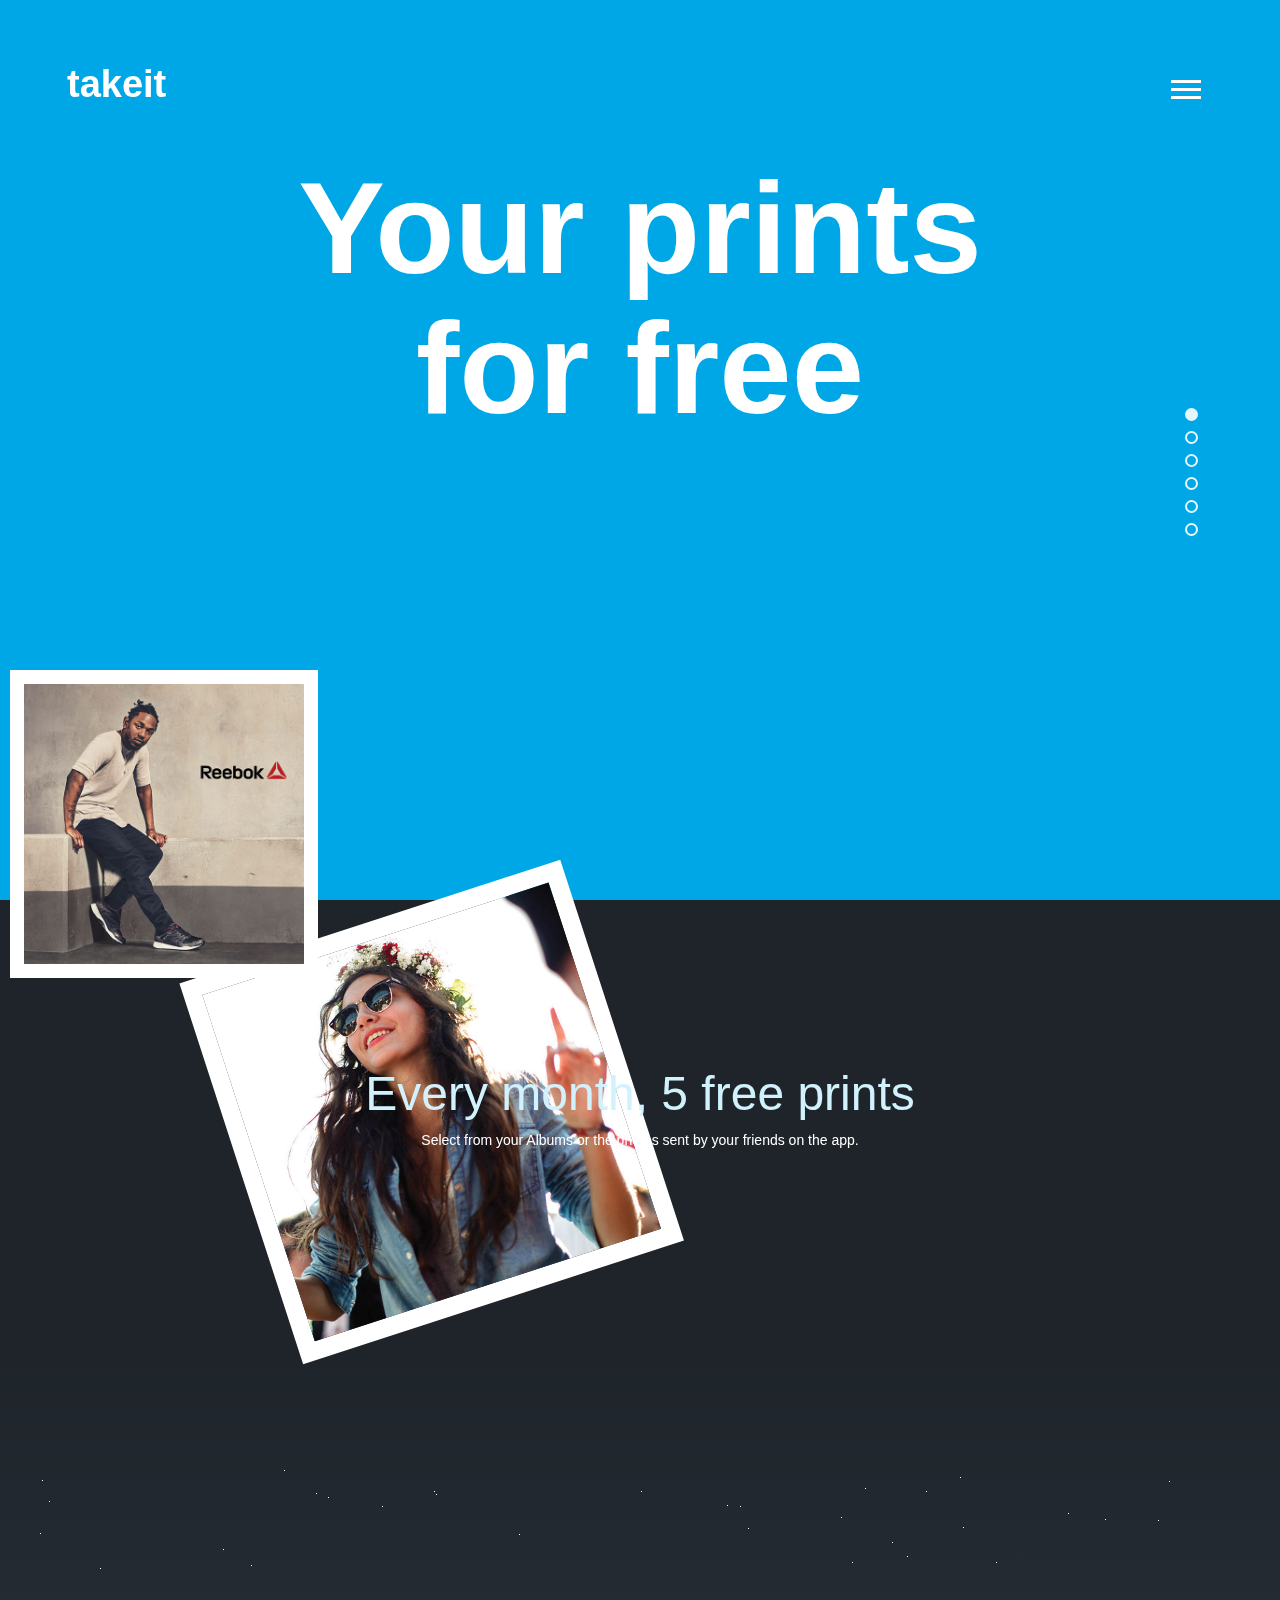
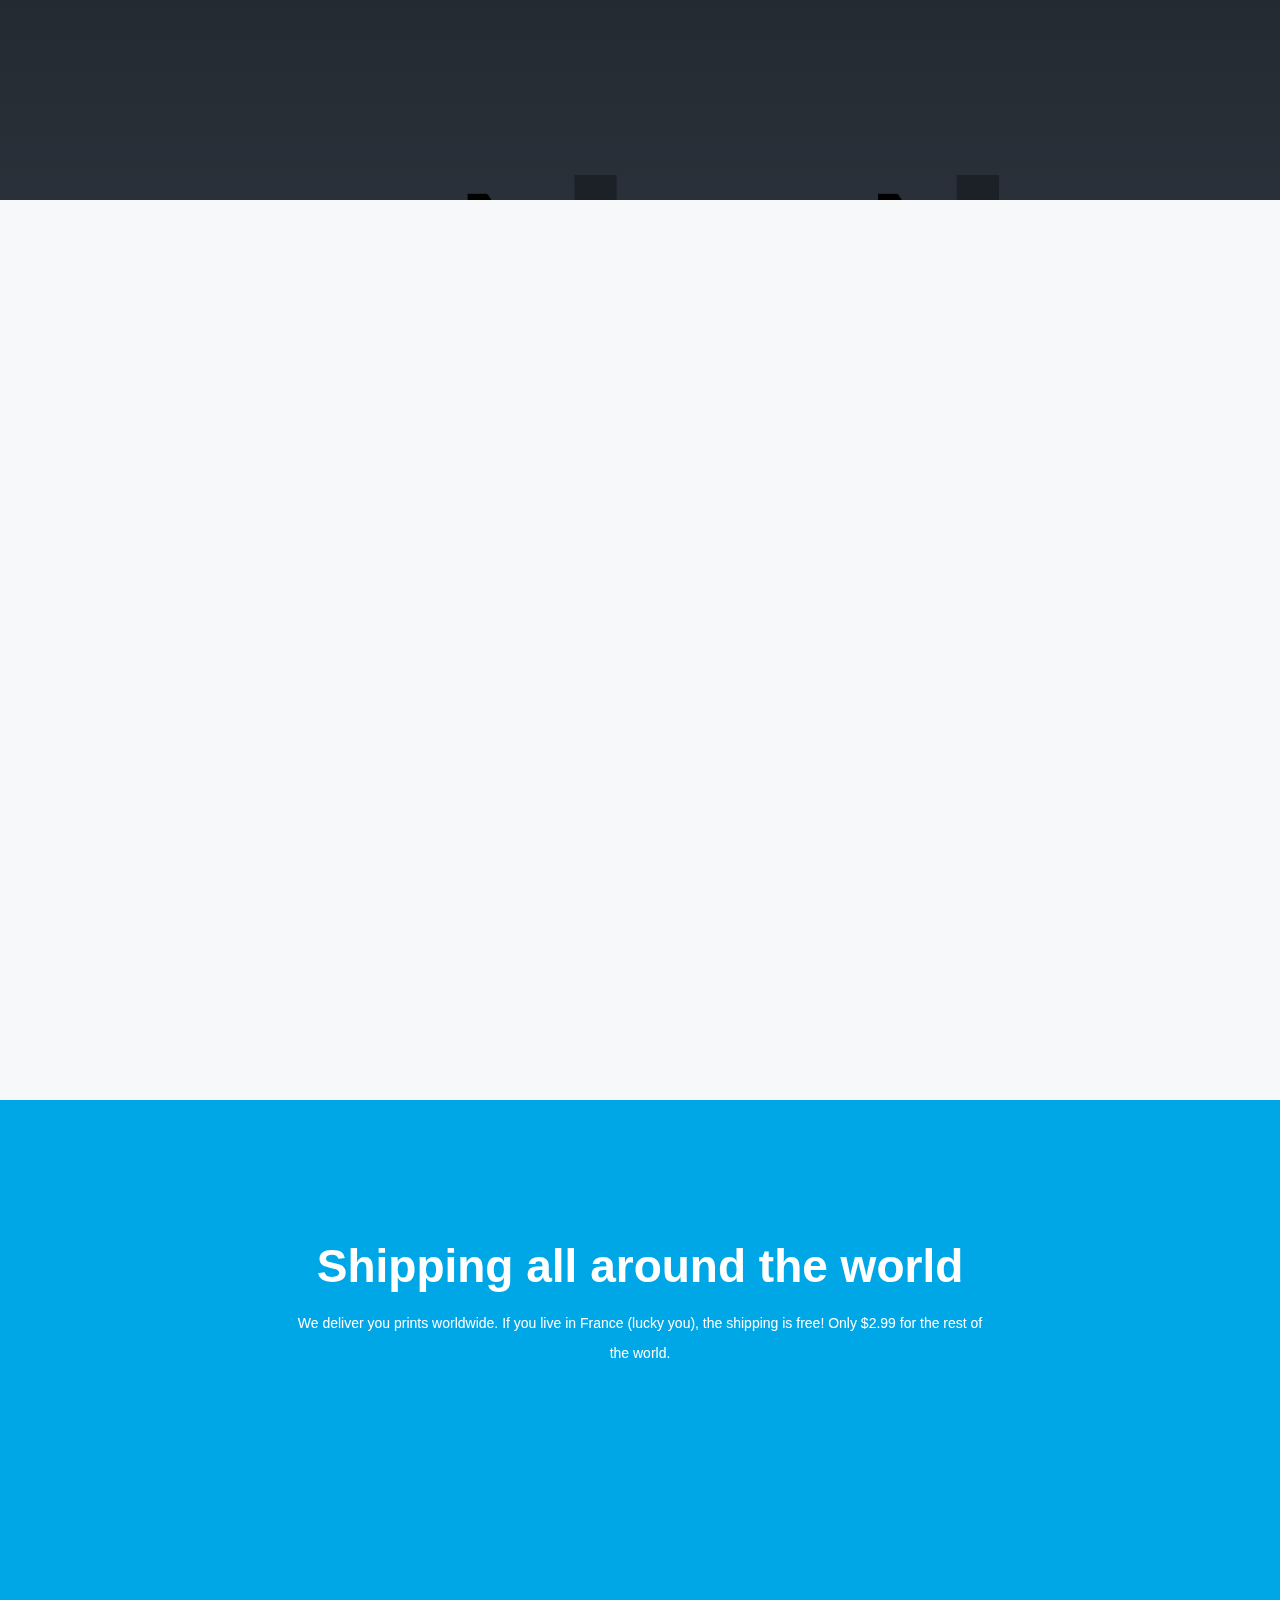
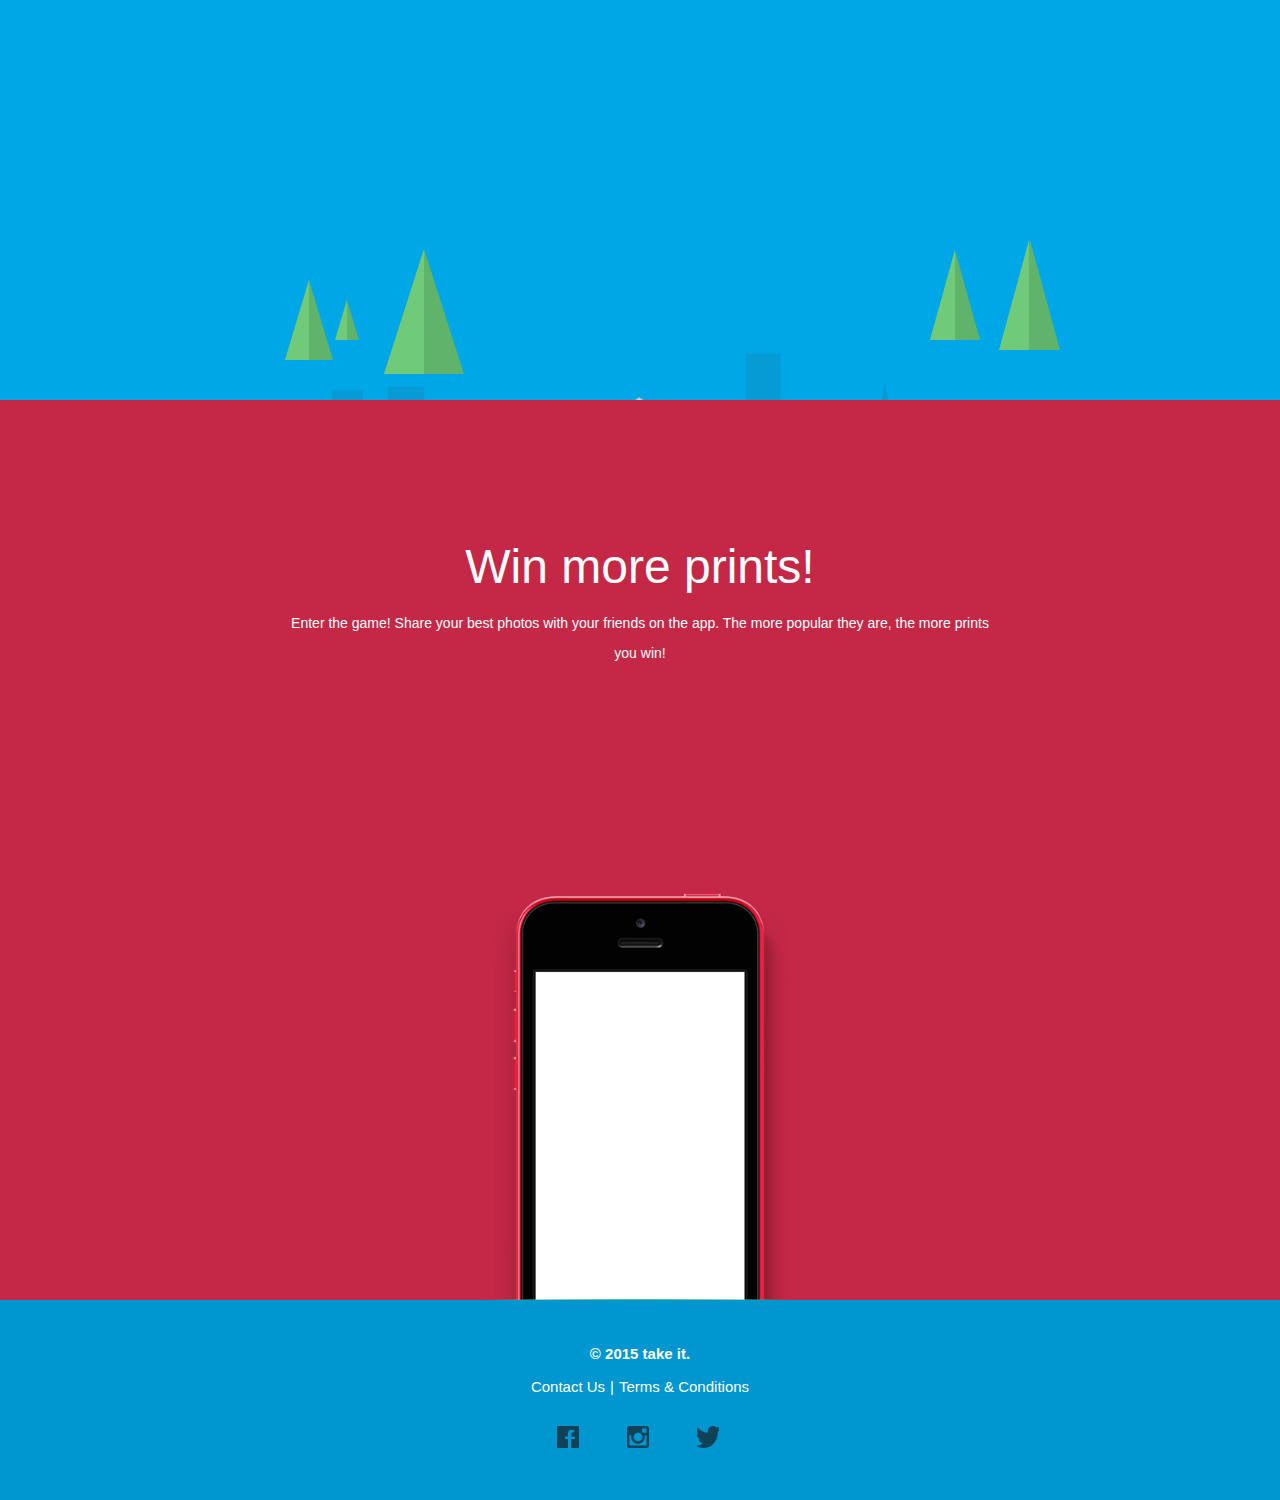
<file: apple/index.html>
<!DOCTYPE html>
<html>
	<head>
		<meta charset="utf-8" />                             
		<title></title>
		<link rel="stylesheet" href="css/style.css" type="text/css"/>
		 <script>                  
        var oHtml=document.getElementsByTagName("html")[0];
        var iWidth=oHtml.getBoundingClientRect().width;
        oHtml.style.fontSize=iWidth/34+"px";
    </script>
	</head>
	<body>
		<header class="header">
			<a href="javascript:;" id="topL">takeit</a>
			<section id="list">
				<span></span>
				<span></span>
				<span></span>
			<!--</section>-->
			<!--<span>&equiv;</span>-->
		</header>
		<ul id="navList">
			<li></li>
			<li></li>
			<li></li>
			<li></li>
			<li></li>
			<li></li>
		</ul>
		<section id="wrap">
		<!--------------------------    第一页面开始	  ---------------------->	
			<div class="div1">
				<section id="cont"></section>  <!--白色边框变化的部分-->
				<section id="content1" class="content">
					<h1>
						<span>Your</span>
						<span>prints</span>
						<span>for</span>
						<span>free</span>
					</h1>
					<h2 id="h2">Your best iPhone photos printed for free.</h2>
					<a href="javascript:;" id="imgs">
						<img src="imgs/apple-store.png" alt="" />
					</a>
				</section>
			</div>
			<!-----------------------    第二页面开始  ------------------------------>	
			<div class="div2">
				<section id="content2" class="content">
					<h3>Every month, 5 free prints</h3>
					<h4>Select from your Albums or the photos sent by your friends on the app.</h4>
				</section>
					<img src="imgs/bg.png" alt="" id="buildings"/>
					<section id="iphoneB">	
						<img src="imgs/iphone-blue.png" alt="" id="iphoneBlue"/>
					</section>
				<section class="star"></section>
			</div>
			<!-----------------------    第三页面开始  ------------------------------>	
			<div class="div3">
				<section id="call">
					<div class="call-content">
						<h3>We print your photos in a professional lab</h3>
						<h4>Take it prints are 3.55 x 3.95". They’ll remind you the timeless Polaroid prints. Your message is printed at the back of your prints.</h4>
					</div>
				</section>
			</div>
			<!-----------------------    第四页面开始  ------------------------------>	
			<div class="div4">
				<section id="content4">
					<h3>Shipping all around the world</h3>
					<h4>We deliver you prints worldwide. If you live in France (lucky you), the shipping is free! Only $2.99 for the rest of the world.</h4>
				</section>
				<section id="land"></section>
					<img src="imgs/bg1.png" alt="" id="build4"/>
					<div id="zhezhao1"></div>
					<div id="zhezhao2"></div>
					<div id="zhezhao3"></div>
					<div id="zhezhao4"></div>
					<div id="zhezhao5"></div>
				<section id="tree1">
					<section id="tree2"></section>
				</section>
				<section id="tree3">
					<section id="tree4"></section>
				</section>
				<section id="tree5">
					<section id="tree6"></section>
				</section>
				<section id="tree7">
					<section id="tree8"></section>
				</section>
				<section id="tree9">
					<section id="tree10"></section>
				</section>
				<section id="car"></section>
				<section id="letter">
					<img src="imgs/letter-front.png" alt="" id="letterMid"/>
					<img src="imgs/letter-top-inside.png" alt="" id="letterTop"/>
					<img src="imgs/letter-top-outside.png" alt="" id="letterBottom"/>
				</section>
				
				<!--             云朵                       -->
				<section id="cloud1">
			        <div class="cloud1-1"></div>
			        <div class="cloud1-2"></div>
			        <div class="cloud1-3"></div>
			    </section>
				<section id="cloud2">
			        <div class="cloud2-1"></div>
			        <div class="cloud2-2"></div>
			        <div class="cloud2-3"></div>
			    </section>
			    <section id="cloud3">
				        <div class="cloud3-1"></div>
				        <div class="cloud3-2"></div>
				        <div class="cloud3-3"></div>
			    </section>
			    
			</div>
			<!-----------------------    第五页面开始  ------------------------------>	
			<div class="div5">
			<section class="content5">
				<h3>Win more prints!</h3>
				<h4>Enter the game! Share your best photos with your friends on the app. The more popular they are, the more prints you win!</h4>
			</section>
			<section id="iphoneR">	
					<img src="imgs/iphone-red.png" alt="" id="iphoneRed"/>
				</section>
				<img src="imgs/caodi.png" alt="" id="caodi"/>
				<img src="imgs/bg2.png" alt="" id="buildCloud"/>
				<section id="tree5-1">
					<section id="tree5-2"></section>
				</section>
				<section id="tree5-3">
					<section id="tree5-4"></section>
				</section>
				<section id="tree5-5">
					<section id="tree5-6"></section>
				</section>
				<section id="tree5-7">
					<section id="tree5-8"></section>
				</section>
				<section id="tree5-9">
					<section id="tree5-10"></section>
				</section>
				<section id="house"></section>
				<section id="pork"></section>
				
				<!--             云朵                       -->
			<section id="cloud5-1">
		        <div class="cloud1-1"></div>
		        <div class="cloud1-2"></div>
		        <div class="cloud1-3"></div>
		    </section>
		    <section id="cloud5-2">
		        <div class="cloud2-1"></div>
		        <div class="cloud2-2"></div>
		        <div class="cloud2-3"></div>
		    </section>
		    <section id="cloud5-3">
		        <div class="cloud3-1"></div>
		        <div class="cloud3-2"></div>
		        <div class="cloud3-3"></div>
		    </section>
		</div>
		
		<!--                最后一部分                    -->
			<footer id="footer">
			<p class="take">© 2015 take it.</p>
			<p class="link">
				<a href="javascript:;">Contact Us</a>|<a href="javascript:;">Terms&nbsp;&&nbsp;Conditions</a>
			</p>
			<ul>
				<li>
					<a href="javascript:;">
						<span id="imgB1"></span>
					</a>
				</li>
				<li>
					<a href="javascript:;">
						<span id="imgB2"></span>
					</a>
				</li>
				<li>
					<a href="javascript:;">
						<span id="imgB3"></span>
					</a>
				</li>
			</ul>
		</footer>
		<ul id="oul">
				<li>
					<img src="imgs/1.jpg" alt="" />
				</li>
				<li>
					<img src="imgs/2.jpg" alt="" />
				</li>
				<li>
					<img src="imgs/3.jpg" alt="" />
				</li>
				<li>
					<img src="imgs/4.jpg" alt="" />
				</li>
				<li class="num1Ico1">
					<img src="imgs/5.jpg" alt="" />
				</li>
				<li>
					<img src="imgs/6.jpg" alt="" />
				</li>
		</ul>
		</section>
		
		
		<script type="text/javascript" src="js/jquery-1.12.4.min.js"></script>
		<script type="text/javascript" src="js/startMove.js"></script>
		<script type="text/javascript" src="js/script.js"></script>
	</body>
</html>
</file>
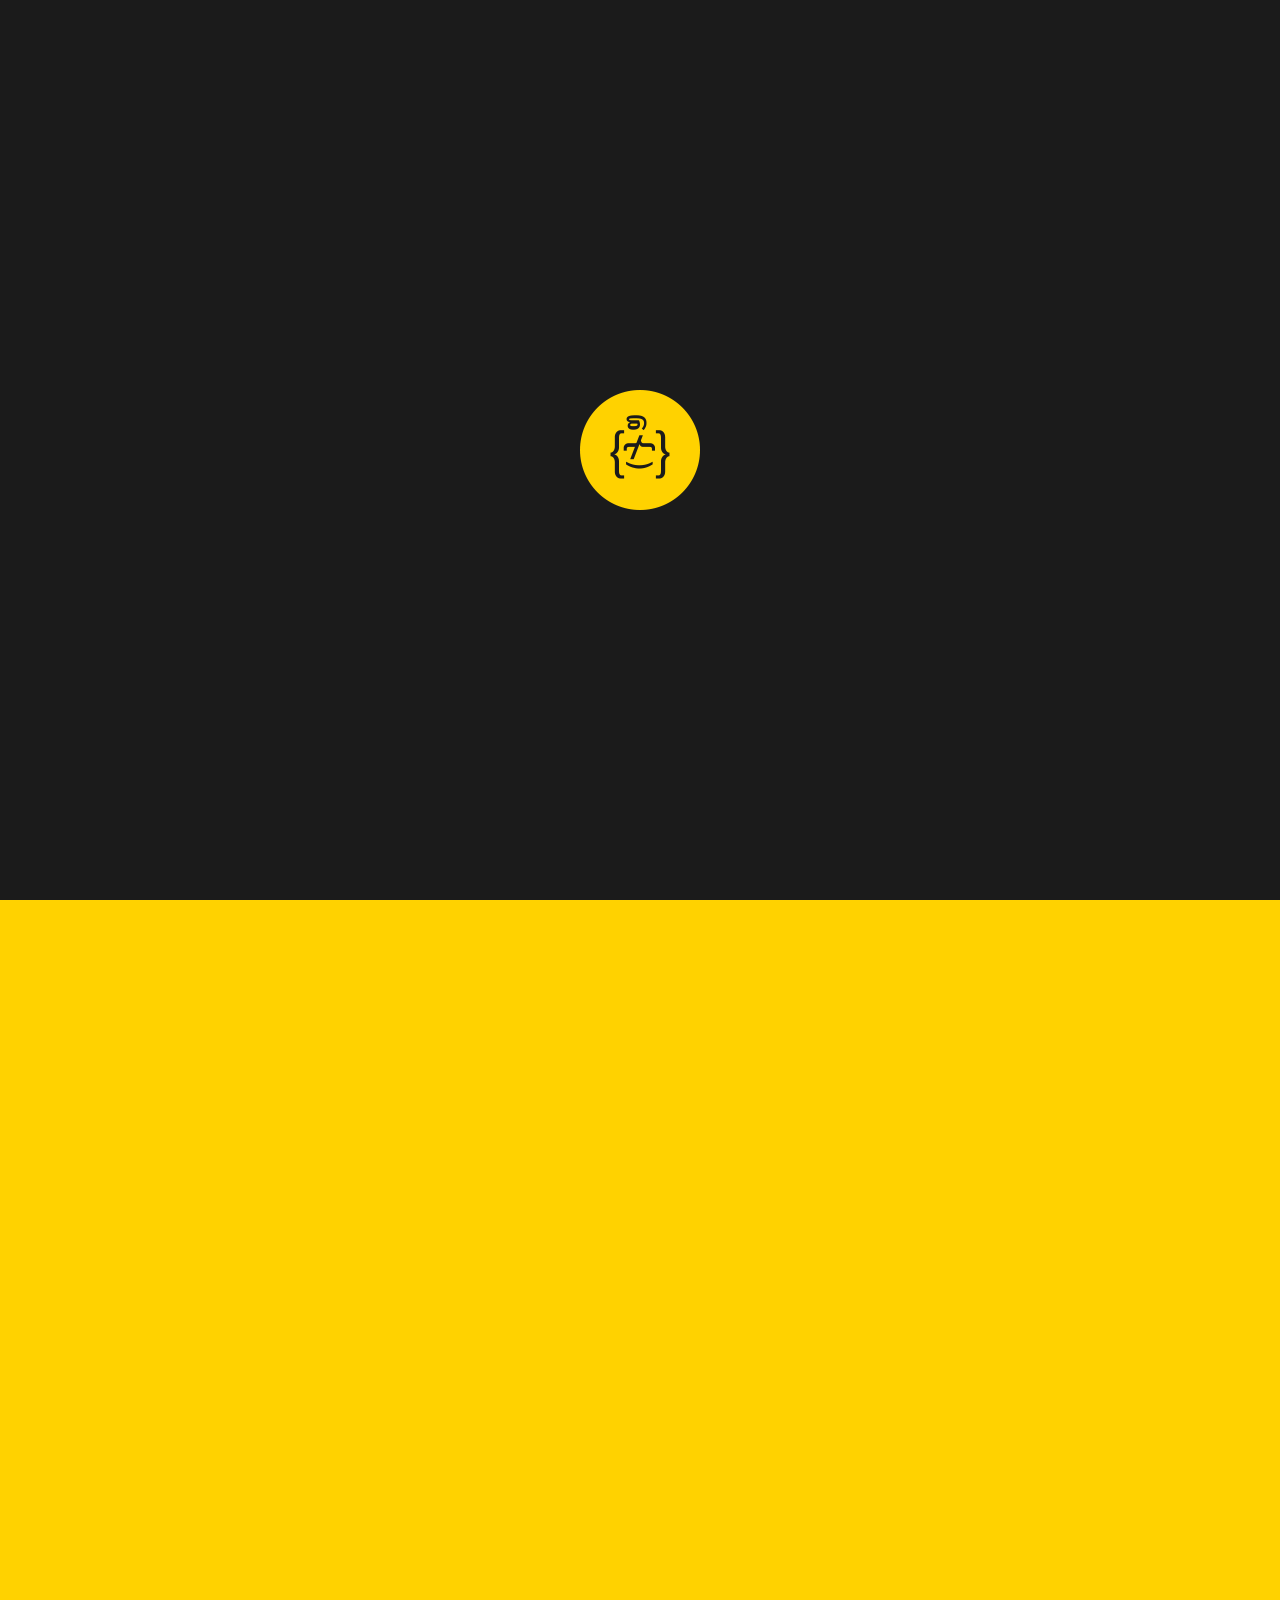
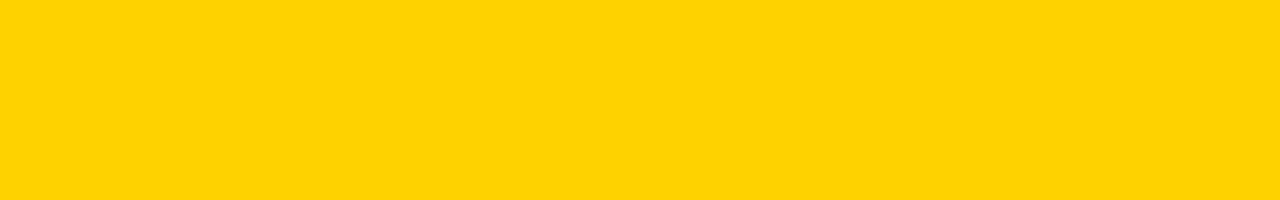
<file: fir.im/index.html>
<!DOCTYPE html>
<html>
	<head>
		<meta charset="utf-8" />
		<title></title>
		<link rel="stylesheet" href="main/css/public.css" />
		<link rel="stylesheet" type="text/css" href="main/css/index.css"/>
		<link rel="stylesheet" type="text/css" href="main/css/iconfont.css"/>
	</head>
	<body>
		<!--开始的动画-->
		<div class="loading" id="loadingImage">
			<span class="circle">
				<img src="main/img/loading-Home.gif" alt="moveLogo" />
			</span>
		</div>
		<!--导航幅-->
		<div class="navBar">
			<div class="navBarLeft">
				<a class="navBarLeftLogo" href="javascript:;">fir.im</span>
			</div>
			<nav class="navBarRight">
				<span class="iconfont">&#xe6de;</span>
				<ul class="navList">
					<li>
						<a href="index.html">首页</a>
						<i class="iconfont">&#xe60c;</i>
					</li>
					<li>
						<a href="price/price.html">价格</a>
						<i class="iconfont">&#xe60c;</i>
					</li>
					<li>
						<a href="index.html">文档</a>
						<i class="iconfont">&#xe60c;</i>
					</li>
					<li>
						<a href="tools/tools.html">工具</a>
						<i class="iconfont">&#xe60c;</i>
					</li>
					<li>
						<a href="helpCenter/helpCenter.html">帮助中心</a>
						<i class="iconfont">&#xe60c;</i>
					</li>
					<li>
						<a href="login/login.html">登录</a>
						<i class="iconfont">&#xe60c;</i>
					</li>
					<li>
						<a href="registry/registry.html">注册</a>
					</li>
				</ul>
				<span class="iconfont">&#xe6ba;</span>
			</nav>
		</div>
		<!--主体内容区-->
		<ul class="content">
			<!--第一屏-->
			<li class="screen screen-1">
			<!--飞机-->
				<div class="plane" id="airplane">
					<img src="main/img/plane.svg" alt="plane" />
					<div class="propeller">
						<img src="main/img/propeller.svg" alt="propeller" />
					</div>
				</div>
			<!--动态文字-->
			<div class="AppHost" id="wenzi"></div>
			</li>-->
			<!--第二屏-->
			<li class="screen screen-2">
				<div class="product" id="productRotate">
					<div class="row">
						<div class="bg"></div>
						<div class="text">
							<div class="font above">
								<p class="icon iconfont">&#xe6ec;</p>
								<p class="topic">内侧托管</p>
								<p class="explain">一键上传应用，扫描二维码下载</p>
							</div>
							<div class="font below">
								<p class="icon iconfont">&#xe783;</p>
								<p class="topic">权限访问</p>
								<p class="explain">灵活的访问权限控制，可添加团队成员共同上传、管理应用</p>
							</div>
						</div>
					</div>
					<div class="row">
						<div class="bg"></div>
						<div class="text">
							<div class="font above" id="about">
								<p class="icon iconfont">&#xe783;</p>
								<p class="topic">应用合并</p>
								<p class="explain">扫描同一个二维码，根据设备类型自动下载对应的 iOS或 Android 应用。</p>
							</div>
							<div class="font below">
								<p class="icon iconfont">&#xe7ce;</p>
								<p class="topic">开放 API</p>
								<p class="explain">使用 fir.im 的 API 接口可以方便搭建Jenkins 等自动集成的系统</p>
							</div>
						</div>
					</div>
					<div class="row">
						<div class="bg"></div>
						<div class="text">
							<div class="font above">
								<p class="icon iconfont">&#xe7ce;</p>
								<p class="topic">命令行工具</p>
								<p class="explain">fir-cli 可以通过命令行查看、上传、编译、打包应用</p>
							</div>
							<div class="font below">
								<p class="icon iconfont">&#xe621;</p>
								<p class="topic">Web Hooks</p>
								<p class="explain">应用更新时团队成员会收到更新邮件，添加Web Hooks的第三方平台也会有更新消息提醒</p>
							</div>
						</div>
					</div>
				</div>
			</li>
			<!--第三屏-->
			<li class="screen screen-3">
				<div class="boxes">
					<div class="row">
						<div class="words">
							<p class="describe">让测试用户快速获取 UDID 并发送给开发者</p>
							<p class="symbol">︸</p>
						</div>
						<section class="wrap">
							<div class="box">
								<div>
									<div class="foldLeft"></div>
									<div class="foldRight"></div>
								</div>
								<div></div>
								<div><i class="iconfont">&#xe7ce;</i></div>
								<div>GET<br>UDID4</div>
								<div></div>
								<div></div>
							</div>
						</section>
					</div>
					<div class="row">
						<div class="words">
							<p class="describe">读取手机日志，快速定位无法安装的原因</p>
							<p class="symbol">︸</p>
						</div>
						<section class="wrap">
							<div class="box">
								<div>
									<div class="foldLeft"></div>
									<div class="foldRight"></div>
								</div>
								<div></div>
								<div><i class="iconfont">&#xe7ce;</i></div>
								<div>GET<br>UDID4</div>
								<div></div>
								<div></div>
							</div>
						</section>
					</div>
					
					<div class="row">
						<div class="words">
							<p class="describe">添加 SDK，灵活实现应用的检测更新功能</p>
							<p class="symbol">︸</p>
						</div>
						<section class="wrap">
							<div class="box">
								<div>
									<div class="foldLeft"></div>
									<div class="foldRight"></div>
								</div>
								<div></div>
								<div><i class="iconfont">&#xe7ce;</i></div>
								<div>GET<br>UDID4</div>
								<div></div>
								<div></div>
							</div>
						</section>
					</div>
					
					<div class="row">
						<div class="words">
							<p class="describe">快速检测本机在 fir.im 的上传下载速度</p>
							<p class="symbol">︸</p>
						</div>
						<section class="wrap">
							<div class="box">
								<div>
									<div class="foldLeft"></div>
									<div class="foldRight"></div>
								</div>
								<div></div>
								<div><i class="iconfont">&#xe7ce;</i></div>
								<div>GET<br>UDID4</div>
								<div></div>
								<div></div>
							</div>
						</section>
					</div>
				</div>
			</li>
			
			<!--第四屏-->
			<li class="screen screen-4">
				<section class="users">
					<p class="title">What Our Users Say</p>
					<div class="users-words">
						<div class="address jumei">
							<span>聚美</span>
							<p class="introduce">就像送自己的孩子去托儿所一样，安全、便捷，fir.im 将我们这些“父母”从发包内测中解放！期待越办越好，小美会一如既往支持 fir.im！</p>
						</div>
						<div class="address jiecao">
							<span>节操</span>
							<p class="introduce">节操精选的公司内部测试到小范围用户群灰度测试，fir.im 极大方便帮我们解决了安装包传输的问题；安全放心、操作便捷、界面简洁！</p>
						</div>
						<div class="address jingdong">
							<span>京东</span>
							<p class="introduce">fir.im 解决了京东阅读客户端每日测试发布的难题，大大减轻了跨地域开发测试的难度，fir.im 加油！</p>
						</div>
						<div class="address baoyang">
							<span>保养</span>
							<p class="introduce">e 保养一直在用 fir.im 进行测试托管分发，喜欢 fir.im 的 UI 和用户体验设计，硅谷范儿的产品！</p>
						</div>
						<div class="address chu">
							<span>厨</span>
							<p class="introduce">fir.im 与下厨房一样，都在 UI 和 UE 上下功夫，将开发者工具做到简洁极致，提高效率的同时也令人赏心悦目。</p>
						</div>
					</div>
				</section>
			</li>
			
			<!--第五屏-->
			<li class="screen screen-5">
				<div class="firim">
					<div id="firshow"></div>
				<div>
			</li>
		</ul>
		<script src="main/js/jquery-1.12.4.min.js"></script>
		<script src="main/js/index.js"></script>
	</body>
</html>
</file>
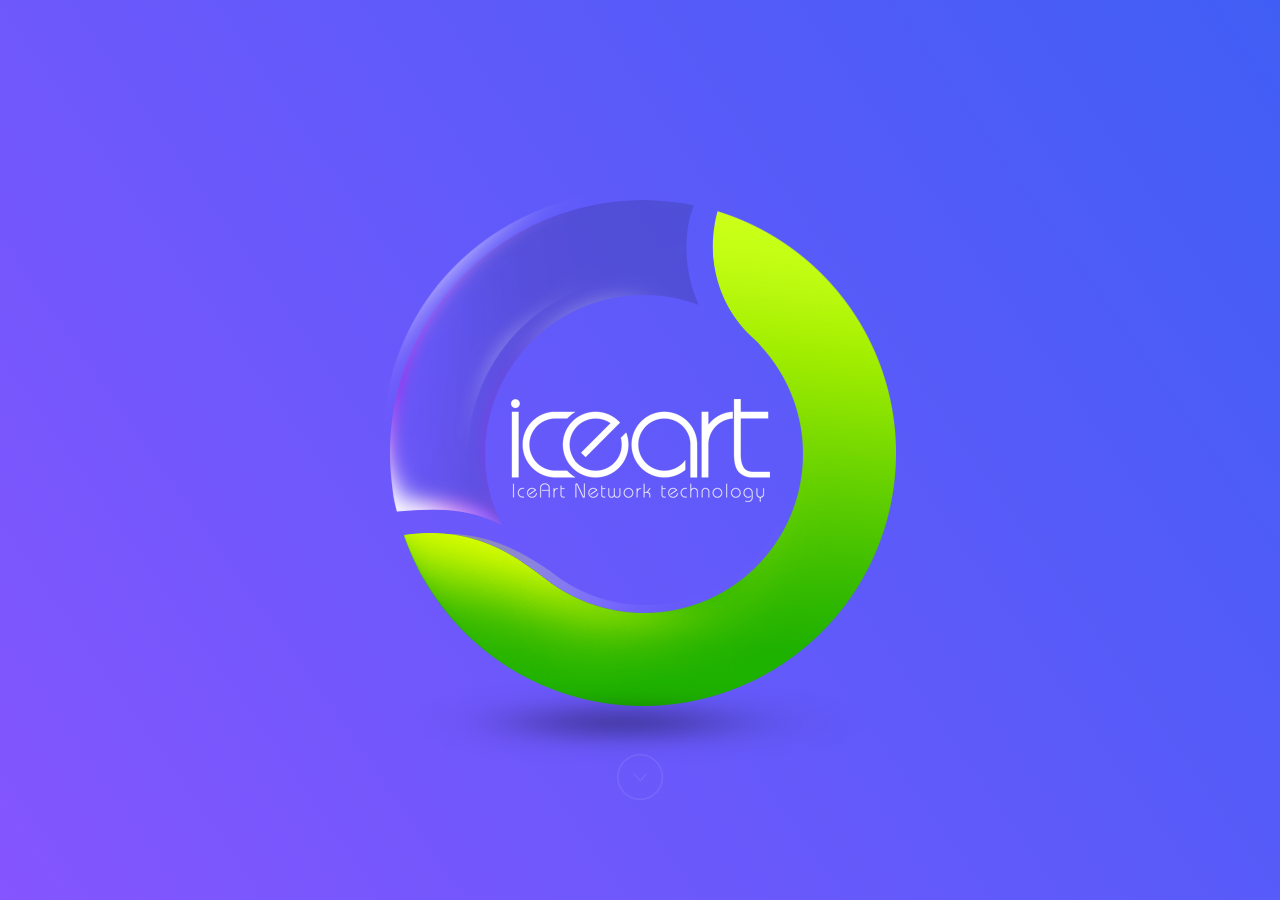
<file: icoart/index.html>
<!DOCTYPE html>
<html>
<head>
<meta charset="utf-8" />
<title></title>
<style type="text/css">
html,body {
	overflow: hidden;
}
html, body {
	background: #e8eaf0;
	font-size: 14px;
	font-family:"Microsoft YaHei" ,Helvetica Neue,Tahoma,Arial,"微软雅黑","宋体","黑体";
}

body {
	min-width: 1100px;
}

body,ul,p,h1,h2,h3,h4 {
	margin: 0;
	padding: 0;
}

li {
	list-style: none;
}

a {
	text-decoration: none;
}

img {
	vertical-align: top;
	border: none;
}
</style>
<link rel="stylesheet" href="css/header-index.css" />
<link rel="stylesheet" type="text/css" href="css/min-move.css"/>
<link rel="stylesheet" type="text/css" href="css/min-css3.css"/>
</head>
<body>
<section id="header">
	<h1 class="logo pa">
		<a href="#">ICEART</a>
	</h1>
	<nav class="header-nav pa">
		<section class="nav-bg">
			<img src="img/header-img/left-nav.png" class="nav-left nav-LRbg"/>
			<div class="nav-center"></div>
			<img src="img/header-img/right-nav.png" class="nav-right nav-LRbg" />
		</section>
		<a href="#">HOME</a>
		<a href="#">CASE</a>
		<a href="#">ABOUT&nbsp;US</a>
		<a href="#">CONTACT</a>
		<a href="#">MALL</a>
	</nav>
	<div class="share pa">
		<a href="#" class="ico">
			<img src="img/header-img/i1_2.png"/>
		</a>
		<div class="share-ewm">
			<img src="img/header-img/i2_2.png" class="ico1s"/>
			<div class="twoDC">
				<div class="center">
					<img src="img/header-img/header_pointer.png" class="top"/>
					<img src="img/header-img/code.jpg" class="code"/>
					<p class="title">Wechat</p>
					<p class="tiMun">ICEART2014</p>
					<p class="title">Tencent</p>
					<a href="#" class="btn">QQ</a>
				</div>
			</div>
		</div>
		<a href="#" class="ico">
			<img src="img/header-img/i3_2.png" />
		</a>
	</div>
	<a href="javascript:;" class="iblog">I&nbsp;BLOG</a>
	<div class="header-bg"></div>
</section>
<section class="min">
	<section class="min-move">
		<section class="min-child min-child1">
			<section class="content">
				<img src="img/min-move-img/logo.png" class="center content-pa" />
				<img src="img/min-move-img/logo-quan.png" class="logo-center content-pa" />
				<img src="img/min-move-img/logo-shadow.png" class="show" />
			</section>
		</section>
		<section class="min-child min-child2">
			<section class="child-bg1 child-bg"></section>
			<section class="child-bg2 child-bg" id="child-bg2">
				<ul class="imgs">
					<li class="img img1">
						<img src="img/min-move-child_bg/3_2.png"/>
					</li>
					<li class="img img2">
						<img src="img/min-move-child_bg/3_1.png"/>
					</li>
				</ul>
			</section>
			<section class="child-bg3 child-bg">
				<section class="logo">
					<img src="img/min-move-img/3_logo.png" class="logo-img"/>
				</section>
			</section>
			<section class="child-bg4 child-bg" id="child-bg4">
				<img src="img/min-move-img/4_2.png" class="img img1"/>
				<ul>
					<li class="img img2">
						<img src="img/min-move-img/4_1.png" />
					</li>
				</ul>
			</section>
			<ul class="list">
				<li>
					<div class="img-ico">
						<img src="img/min-move-child_bg/i1.png" />
					</div>
					<p class="title">Moblie&nbsp;app</p>
					<a href="javascript:;">
						<div class="btn">View</div>
					</a>
					<!--<div class="msg">
						<p class="text">移动品牌建设，手机应用开发设计</p>
						<p class="text">Mobile brand building, mobile application development and design.</p>
					</div>-->
				</li>
				<li>
					<div class="img-ico">
						<img src="img/min-move-child_bg/i2.png" />
					</div>
					<p class="title">Website</p>
					<a href="javascript:;">
						<div class="btn">View</div>
					</a>
					<!--<div class="msg">
						<p class="text">原创优秀网页品牌建设 推广</p>
						<p class="text">Original web brand building promotion,Committed to build No.1</p>
					</div>-->
				</li>
				<li>
					<div class="img-ico">
						<img src="img/min-move-child_bg/i3.png" />
					</div>
					<p class="title">enterpriseVi</p>
					<a href="javascript:;">
						<div class="btn">View</div>
					</a>
					<!--<div class="msg">
						<p class="text">企业标识,标志创意设计</p>
						<p class="text">Excellent team building in ChinaCorporate logo,logo creative design.</p>
					</div>-->
				</li>
				<li>
					<div class="img-ico">
						<img src="img/min-move-child_bg/i4.png" />
					</div>
					<p class="title">Brand</p>
					<a href="javascript:;">
						<div class="btn">View</div>
					</a>
					<!--<div class="msg">
						<p class="text">致力创建全球顶尖品牌服务</p>
						<p class="text">Committed to creating the world's top brand service,Multimedia Design</p>
					</div>-->
				</li>
			</ul>
		</section>
		<section class="min-child min-child3">
			<div class="content">
				<p class="m-title">ABOUT ICEART</p>
				<div class="m-content">
					<div class="child">
						<img class="img" src="img/min-move-img/5_2.png"/>
						<div class="pointer pointer-right pointer1">
							<img class="icon" src="img/min-move-img/5_pointer.png" />
							<div class="sub"></div>
							<div class="p-title">BRAND</div>
						</div>
						<div class="pointer pointer-right pointer2">
							<img class="icon" src="img/min-move-img/5_pointer.png" />
							<div class="sub"></div>
							<div class="p-title">WEB建设</div>
						</div>
						<div class="pointer pointer-right pointer3">
							<img class="icon" src="img/min-move-img/5_pointer.png" />
							<div class="sub"></div>
							<div class="p-title">LOGO</div>
						</div>
						<div class="pointer pointer-left pointer4">
							<img class="icon" src="img/min-move-img/5_pointer.png" />
							<div class="sub"></div>
							<div class="p-title">PC服务</div>
						</div>
						<div class="pointer pointer-left pointer5">
							<img class="icon" src="img/min-move-img/5_pointer.png" />
							<div class="sub"></div>
							<div class="p-title">移动端 APP</div>
						</div>
					</div>
					<div class="child child2">
						<img class="img" src="img/min-move-img/5_4.png" />
					</div>
				</div>
				<div class="m-info">
					<!--<div class="info">
						<p>ICEART冰艺从创办以来始终以出众的视觉艺术设计和应用表现能力影响着我们的每一个客及每一个使用者,每个作品都能带给观众真正意义上的视觉享受.</p>
						<p>在传达品牌理念的同时始终能以用户体验为核心进行创新设计，满足您的任何创新需求。拥有业界最顶尖的视觉设计师,</p>
						<p>最专业的设计团队和设计流程规范会为您的企业提升品质</p>
					</div>
					<div class="info">
						<p>以用户体验为基础进行的人机交互设计是要 考虑用户的背景、使用经验以及在操作过程中的感受，</p>
						<p>从而设计符合最终用户的产品，使得最终用户在使用产品时愉悦、符合自己的逻辑、</p>
						<p>有效完成并且是高效使用产品</p>
					</div>-->
				</div>
				<a href="javascript:;" class="btn"></a>
			</div>
		</section>
	</section>
	<section id="cDownPull">
		<section class="jiantou"></section>
	</section>
	<section id="Page">
		<span class="PgActive"></span>
		<span></span>
		<span></span>
	</section>
</section>
<script type="text/javascript" src="js/jquery-1.11.1.js"></script>
<script type="text/javascript" src="js/data.js"></script>
<script src="js/MyAddWheel-1.1.js" type="text/javascript" charset="utf-8"></script>
<script src="js/index.js" type="text/javascript" charset="utf-8"></script>
</body>
</html>
</file>
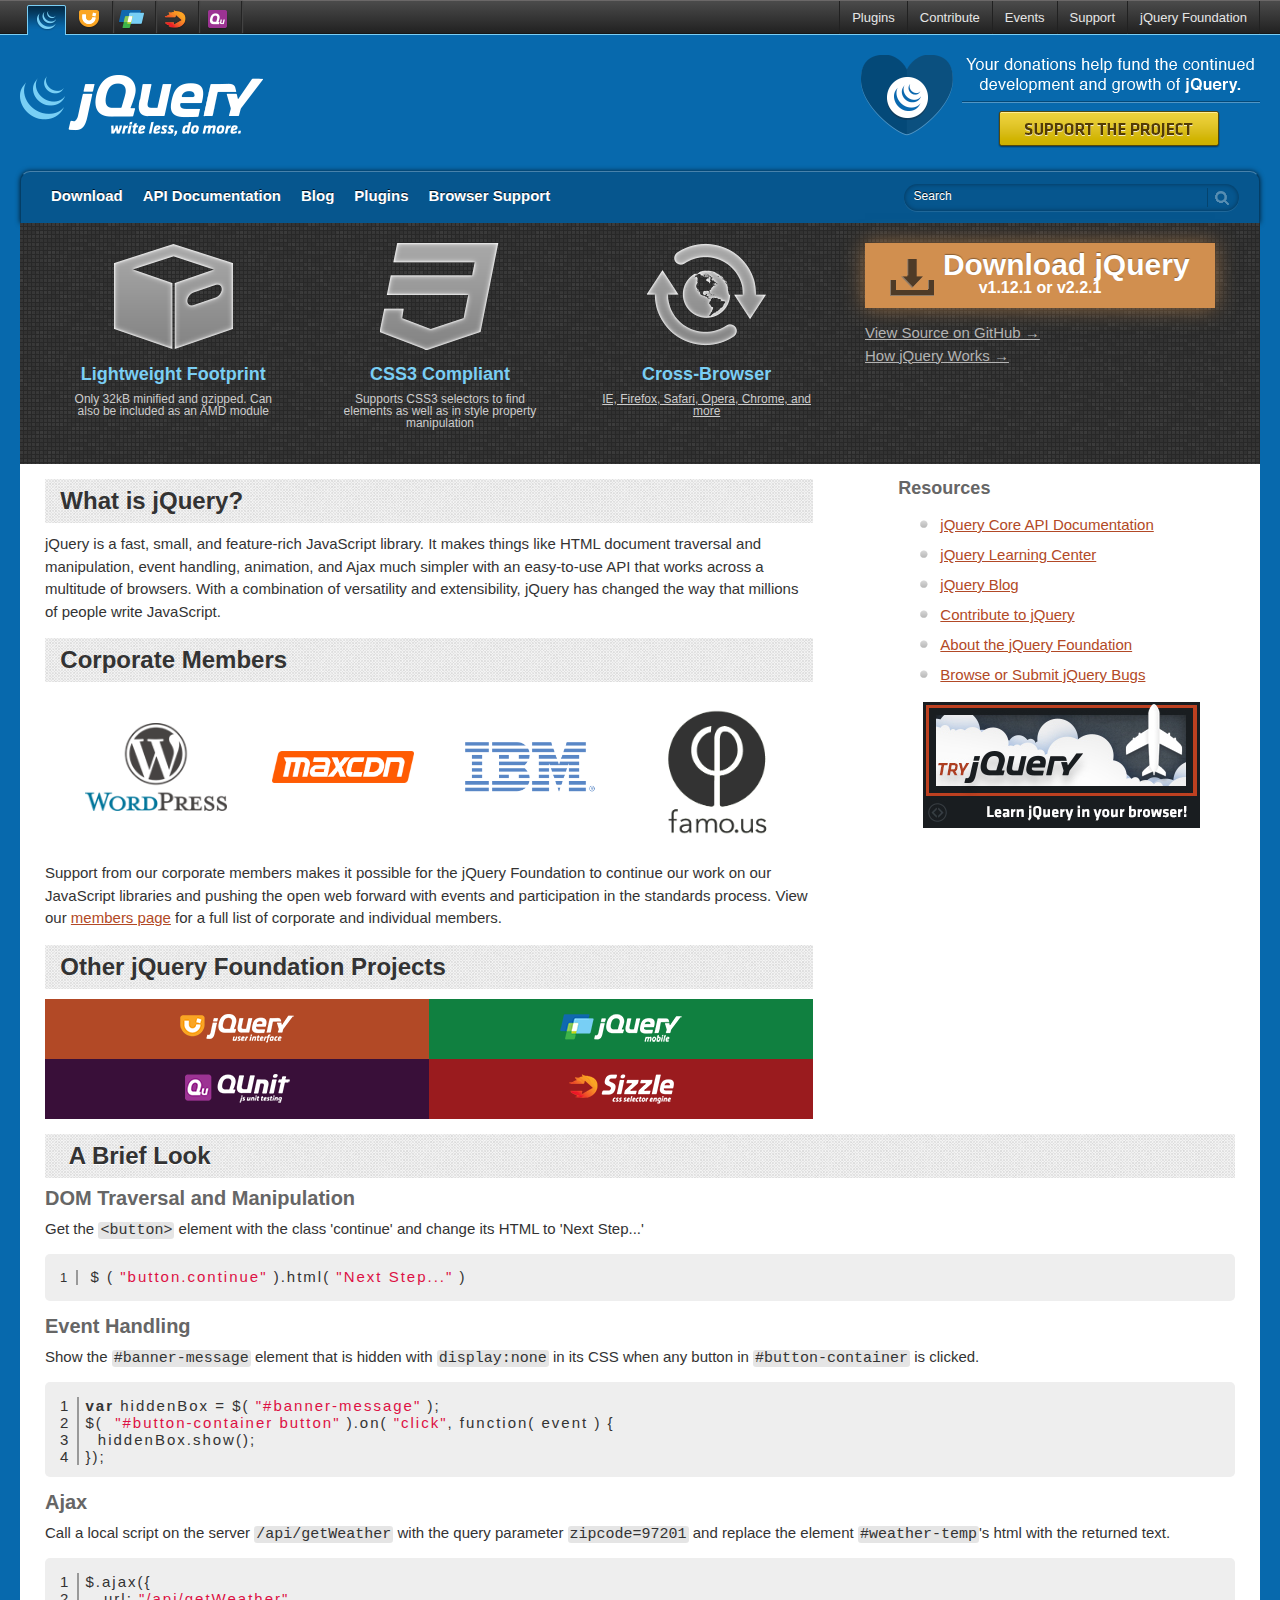
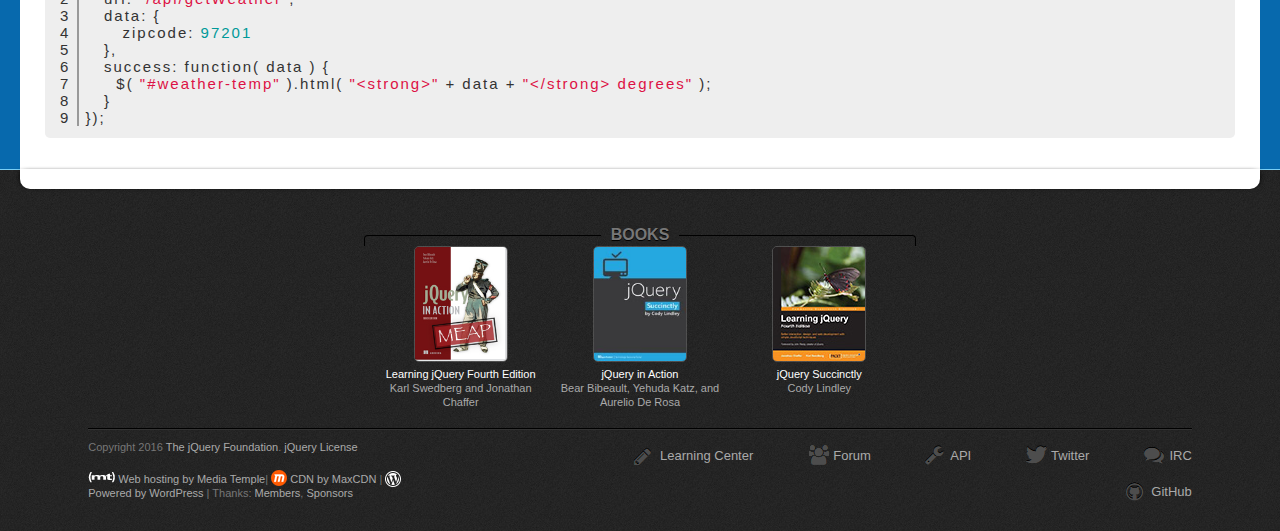
<file: jq/jq.html>
<!doctype html>
<html lang="en">
<head>
    <meta charset="UTF-8">
    <meta name="viewport" content="width=device-width,user-scalable=no" />
    <title>jQuery</title>
    <link href="index.css" rel="stylesheet"/>
</head>
<body>
    <header class="header">
        <div class="headerMain">
            <nav class="navmenuL">
                <a href="">jQuery</a>
                <a href="">jQuery UI</a>
                <a href="">jQuery Mobile</a>
                <a href="">Sizzle</a>
                <a href="">QUnit</a>
            </nav>
            <nav class="navmenuR">
                <a href="">Plugins</a>
                <a href="" class="showList">Contribute
                </a>
                <a href="">Events</a>
                <a href="">Support</a>
                <a href="">jQuery Foundation</a>
            </nav>
        </div>
    </header>
                        <!-- 蓝色部分 -->
    <div class="content">
        <div class="contentmain">
        <!--  logo处-->
        <div class="head clear">
            <h1 class="one">
                <a href="" class="logo"></a>
            </h1>
            <div class="two">
                <a href="" class="support"></a>
            </div>
        </div>
        
        <div class="wrap">
        <!-- 框头深蓝色 -->
         <div class="subContent clear">
            <ul class="subNav1 clear">
                <li>
                    <a href="">Download</a>
                </li>
                <li>
                    <a href="">API Documentation</a>
                </li>
                <li>
                    <a href="">Blog</a>
                </li>
                <li>
                    <a href="">Plugins</a>
                </li>
                <li>
                    <a href="">Browser Support</a>
                </li>
            </ul>
            <form action="#" class="select">
                <select name="select" class="select1">
                    <option>Navigate...</option>
                    <option>Download</option>
                    <option>API Documentation</option>
                    <option>Blog</option>
                    <option>Plugins</option>
                    <option>Browser Support</option>
                </select>
            </form>
            <form action="#" class="search">
                <input type="text" name="" value="Search" class="search1">
                <input type="submit" class="submit">
                <span class="sub"></span>
            </form>
        </div> 
        <!-- 框灰色部分 -->
         <div class="grey clear">
            <div class="downLoad">
                <a href="" class="text1">
                    <span class="down"></span>
                    <span class="text3">Download jQuery</span>
                    <span class="text2">v1.12.1 or v2.2.1</span>
                </a>
                <div class="text">
                        <a href="">View Source on GitHub&nbsp;→</a>
                        <a href="">How jQuery Works&nbsp;→</a>
                </div>
            </div> 
            <ul class="picList3 clear">
                <li class="picL ">
                    <div class="pic1"></div>
                    <h2>Lightweight Footprint</h2>
                    <p>
                        Only 32kB minified and gzipped. Can also be included as an AMD module
                    </p>
                </li>
                <li class="picM">
                    <div class="pic2"></div>
                    <h2>CSS3 Compliant</h2>
                    <p>
                        Supports CSS3 selectors to find elements as well as in style property manipulation
                    </p>
                </li>
                <li class="picR">
                    <div class="pic3"></div>
                    <h2>Cross-Browser</h2>
                    <a href-="">IE, Firefox, Safari, Opera, Chrome, and more</a>
                </li>
            </ul>
        </div>
        <div class="white clear">          
            <div class="whiteL">        <!--白色左部分 -->
                <h3>What is jQuery?</h3>
                <p>jQuery is a fast, small, and feature-rich JavaScript library. It makes things like HTML document traversal and manipulation, event handling, animation, and Ajax much simpler with an easy-to-use API that works across a multitude of browsers. With a combination of versatility and extensibility, jQuery has changed the way that millions of people write JavaScript.</p>
                 <h3>Corporate Members</h3>
                 <ul class="pictList4 clear">
                     <li>
                         <a href="" class="p1">
                            <span></span><img src="img/pic1.png" />
                         </a>
                     </li>
                     <li>
                         <a href="" class="p2">
                             <span></span><img src="img/pic2.png" />
                         </a>
                     </li>
                     <li>
                         <a href="" class="p3">
                            <span></span><img src="img/pic3.png" />
                         </a>
                     </li>
                     <li>
                         <a href="" class="p4">
                            <span></span><img src="img/pic4.png" />
                         </a>
                     </li>
                 </ul>
                 <p class="TextS">Support from our corporate members makes it possible for the jQuery Foundation to continue our work on our JavaScript libraries and pushing the open web forward with events and participation in the standards process. View our <a href="">members page</a> for a full list of corporate and individual members.</p>
                 <h3>Other jQuery Foundation Projects</h3>
                 <section class="fourTcolor">
                     <div class="topOne">
                         <a href=""></a>
                     </div>
                    <div class="topTwo">
                        <a href=""></a>
                    </div>
                 </section>
                 <section class="fourBcolor">
                     <div class="bottomOne">
                         <a href=""></a>
                     </div>
                    <div class="bottomTwo">
                        <a href=""></a>
                    </div>
                 </section>
            </div>
            <div class="whiteR">       <!--白色右部分 -->
                <h4>Resources</h4>
                <ul>
                    <li>
                        <a href="">jQuery Core API Documentation</a>
                    </li>
                    <li>
                        <a href="">jQuery Learning Center</a>
                    </li>
                    <li>
                        <a href="">jQuery Blog</a>
                    </li>
                    <li>
                         <a href="">Contribute to jQuery</a>
                    </li>
                    <li>
                    <a href="">About the jQuery Foundation</a>
                    </li>
                    <li>
                        <a href="">Browse or Submit jQuery Bugs</a>
                    </li>
                    <li>
                        <a href=""></a>
                    </li>
                </ul>
            </div>
        </div>
        <section class="textbottom">
            <div class="ABL">A Brief Look</div>
            <h5>DOM Traversal and Manipulation</h5>
            <p class="get">Get the&nbsp;<span class="button">&lt;button&gt;</span> element with the class 'continue' and change its HTML to 'Next Step...'</p>
            <div class="bgtext1">
                <p class="bgtext-1"><span class="bgtext-2">1</span>&nbsp;&nbsp;$&nbsp;(&nbsp;<span class="bgtext-3">"button.continue"</span>&nbsp;).html(&nbsp;<span class="bgtext-3">"Next Step..."</span>&nbsp;)</p>
            </div>
            <h5>Event Handling</h5>
            <p class="get">Show the <span class="button">#banner-message</span> element that is hidden with  <span class="button">display:none</span> in its CSS when any button in <span class="button">#button-container</span> is clicked.</p>
            <div class="bgtext2">
                <p class="bgtext2-1 pp"><span class="bgtext2-2">1</span>&nbsp;<span class="bold">var</span> hiddenBox = $(&nbsp;<span class="bgtext2-3">"#banner-message"</span> );<br/><span class="bgtext2-2">2</span>&nbsp;$(&nbsp;&nbsp;<span class="bgtext2-3">"#button-container button"</span> ).on( <span class="bgtext2-3">"click"</span>, function( event ) {<br/><span class="bgtext2-2">3</span>&nbsp;&nbsp;&nbsp;hiddenBox.show();<br/><span class="bgtext2-2">4</span>&nbsp;});</p>
            </div>
            <h5>Ajax</h5>
             <p class="get">Call a local script on the server <span class="button">/api/getWeather</span> with the query parameter <span class="button">zipcode=97201</span> and replace the element <span class="button">#weather-temp</span>'s html with the returned text.</p>
             <div class="bgtext8">
             <div class="bgtext2 bgtext7">
                <p class="bgtext2-1 pp"><span class="bgtext2-2">1</span>&nbsp;$.ajax({<br/><span class="bgtext2-2">2</span>&nbsp;&nbsp;&nbsp;&nbsp;url: <span class="bgtext2-3">"/api/getWeather"</span>,<br/><span class="bgtext2-2">3</span>&nbsp;&nbsp;&nbsp;&nbsp;data: {<br/><span class="bgtext2-2">4</span>&nbsp;&nbsp;&nbsp;&nbsp;&nbsp;&nbsp;&nbsp;zipcode: <span class="blue">97201</span><br/><span class="bgtext2-2">5</span>&nbsp;&nbsp;&nbsp;&nbsp;},<br/><span class="bgtext2-2">6</span>&nbsp;&nbsp;&nbsp;&nbsp;success: function( data ) {<br/><span class="bgtext2-2">7</span>&nbsp;&nbsp;&nbsp;&nbsp;&nbsp;&nbsp;$( <span class="bgtext2-3">"#weather-temp"</span> ).html( <span class="bgtext2-3">"&lt;strong&gt;"</span> + data + <span class="bgtext2-3">"&lt;/strong&gt; degrees"</span> );<br/><span class="bgtext2-2">8</span>&nbsp;&nbsp;&nbsp;&nbsp;}<br/><span class="bgtext2-2">9</span>&nbsp;});</p>
            </div>
            </div>
        </section>   
         <div class="textfoot"></div>       
    </div>
    </div>              <!--中间部分wrap的结束-->
</div><!--背景为蓝色部分的结束-->
<footer class="footer clear">
        <div class="footerMain">
	<div class="bottomList3">
		<p class="cap">
			<span>BOOKS</span>
		</p>
		<ul class="books clear">
			<li>
				<a href="">
					<img src="img/jquery-in-action.jpg" />
					Learning jQuery Fourth Edition
					<span class="booksText">Karl Swedberg and Jonathan Chaffer</span>
				</a>
			</li>
			<li>
				<a href="">
					<img src="img/jquery-succinctly.jpg" />
					jQuery in Action
					<span class="booksText">Bear Bibeault, Yehuda Katz, and Aurelio De Rosa</span>
				</a>
			</li>
			<li>
				<a href="">
					<img src="img/learning-jquery-4th-ed.jpg" />
					jQuery Succinctly
					<span class="booksText">Cody Lindley</span>
				</a>
			</li>
		</ul>
	</div>
	<div class="line"></div>
	<ul class="navList">
		<li class="li1">
			<a href="" class="clear noList1">
				<span class="nav1"></span>
				Learning Center
			</a>
		</li>
		<li>
			<a href="" class="clear">
				<span class="nav2"></span>
				Forum
			</a>
		</li>
		<li>
			<a href="" class="clear">
				<span class="nav3"></span>
				API
			</a>
		</li>
		<li>
			<a href="" class="clear">
				<span class="nav4"></span>
				Twitter
			</a>
		</li>
		<li>
			<a href="" class="clear">
				<span class="nav5"></span>
				IRC
			</a>
		</li>
		<li>
			<a href="" class="clear">
				<span class="nav6"></span>
				GitHub
			</a>
		</li>
	</ul>
	<p class="warning">
		Copyright 2016
		<a href="">The jQuery Foundation</a>.
		<a href="">jQuery License</a>
		<span class="warning1">
			<a href="">
				<span class="mt"></span>
				Web hosting by Media Temple</a>|
				<a href="">
					<span class="m"></span>
					CDN by MaxCDN
				</a>|
				<a href="">
					<span class="w"></span>
					Powered by WordPress
				</a>
				| Thanks:
				<a href="">Members</a>,
				<a href="">Sponsors</a>
		</span>
	</p>
    </div>
</footer>
</body>
</html>
</file>
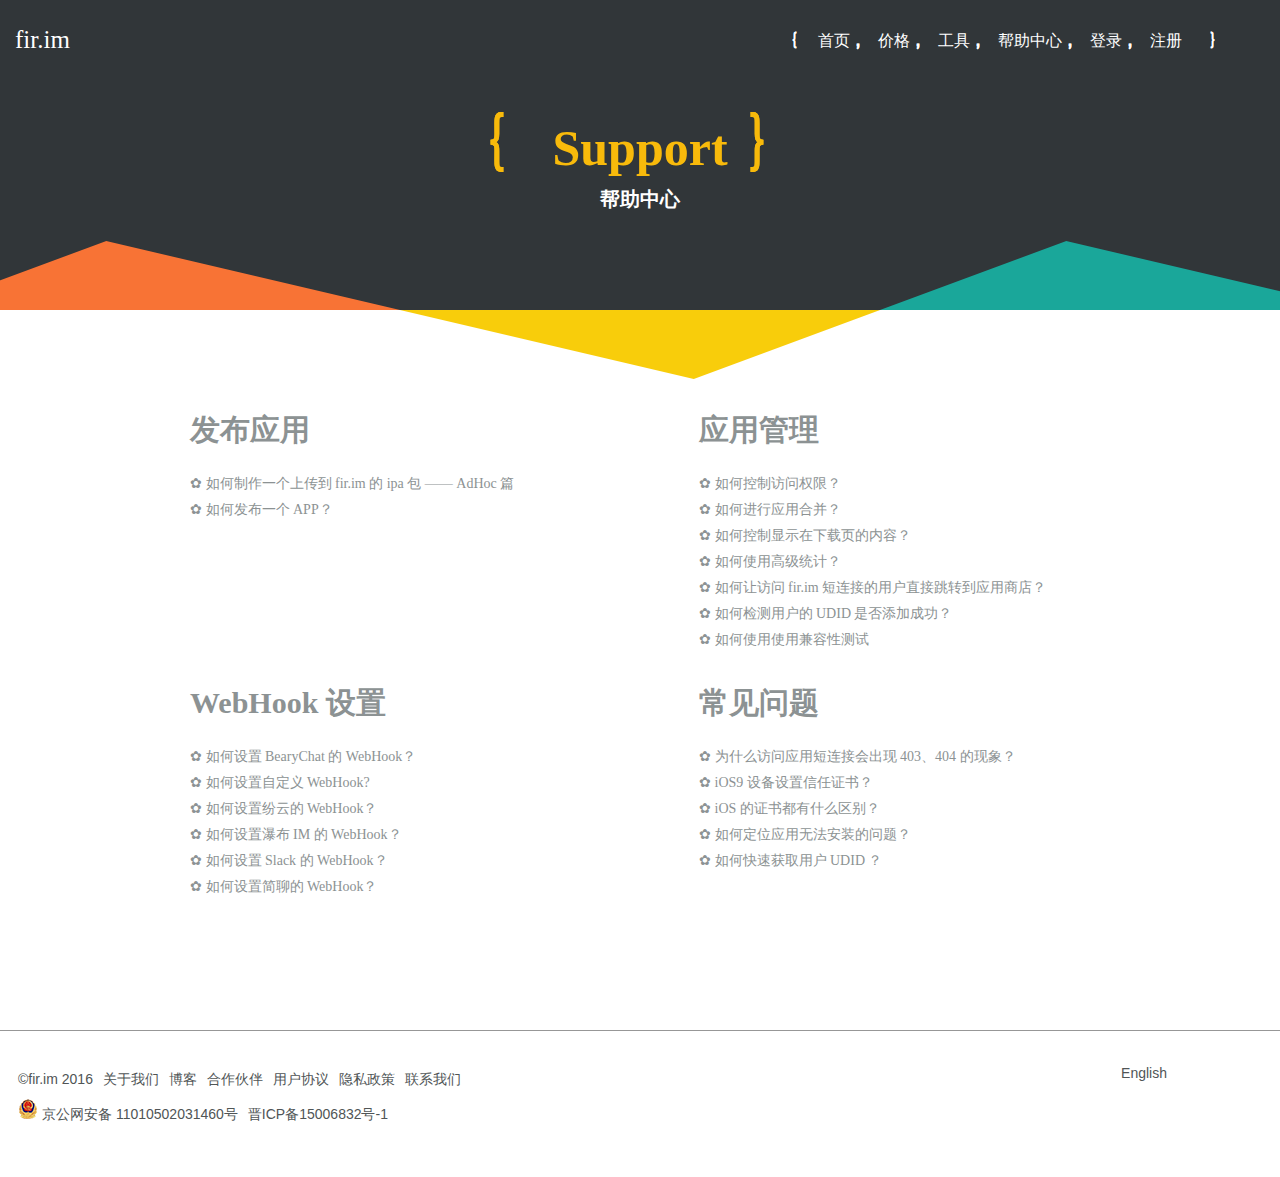
<file: fir.im/helpCenter/helpCenter.html>
﻿<!DOCTYPE html>
<html>
	<head>
		<meta charset="UTF-8">
		<title></title>
		<link rel="stylesheet" href="style/css/suport.css" />
		<link rel="stylesheet" href="style/css/iconfont.css" />
	</head>
	<body>
		<nav id="tile">
			<div id="logo"><a class="logo_a" href="../index.html">fir.im</a></div>
			<div id="menue">
				 <i class="icon iconfont">&#xe6de;</i>
				 <ul class="navbar-bracket">
				 	<li><a href="../index.html">首页</a><i class="icon iconfont">&#xe60c;</i></li>
				 	<li><a href="../price/price.html">价格</a><i class="icon iconfont">&#xe60c;</i></li>
				 	<li><a href="../tools/tools.html">工具</a><i class="icon iconfont">&#xe60c;</i></li>
				 	<li><a href="../helpCenter/helpCenter.html">帮助中心</a><i class="icon iconfont">&#xe60c;</i></li>
				 	<li><a href="../login/login.html">登录</a><i class="icon iconfont">&#xe60c;</i></i></li> 
				 	<li class="javascript:;"><a href="../registry/registry.html">注册</a></li> 
				 </ul>
				 <i class="icon iconfont">&#xe6ba;</i>
			</div>
		</nav>
		<div class="banner banner-tools">
			<h1 class="bannerPrice">
				<div class="brackets">
					<i class="icon iconfont">&#xe6de;</i>
					<span>Support</span> 
					<i class="icon iconfont">&#xe6ba;</i>
				</div>
				<small>帮助中心</small>
			</h1>
				<div class="pattern-bg"></div>
		</div>
		<div class="mid">
			<div class="content">
				<div class="row">
					<div class="col-md-6 col-xs-12">
						<h1 id="-">发布应用</h1>
						<ul>
						<li>✿ 如何制作一个上传到 fir.im 的 ipa 包 —— AdHoc 篇</li>
						<li>✿ 如何发布一个 APP？</li>
						</ul>
					</div>
					<div class="col-md-6 col-xs-12">
						<h1 id="-">应用管理</h1>
						<ul>
							<li>✿ 如何控制访问权限？</li>
							<li>✿ 如何进行应用合并？</li>
							<li>✿ 如何控制显示在下载页的内容？</li>
							<li>✿ 如何使用高级统计？</li>
							<li>✿ 如何让访问 fir.im 短连接的用户直接跳转到应用商店？</a></li>
							<li>✿ 如何检测用户的 UDID 是否添加成功？</li>
							<li>✿ 如何使用使用兼容性测试</li>
						</ul>
					</div>
				</div>
				<div class="row">
					<div class="col-md-6 col-xs-12">
						<h1 id="webhook-">WebHook 设置</h1>
						<ul>
							<li>✿ 如何设置 BearyChat 的 WebHook？</li>
							<li>✿ 如何设置自定义 WebHook?</li>
							<li>✿ 如何设置纷云的 WebHook？</li>
							<li>✿ 如何设置瀑布 IM 的 WebHook？</li>
							<li>✿ 如何设置 Slack 的 WebHook？</li>
							<li>✿ 如何设置简聊的 WebHook？</li>
						</ul>
					</div>
					<div class="col-md-6 col-xs-12">
						<h1 id="-">常见问题</h1>
						<ul>
							<li>✿ 为什么访问应用短连接会出现 403、404 的现象？</li>
							<li>✿ iOS9 设备设置信任证书？</li>
							<li>✿ iOS 的证书都有什么区别？</li>
							<li>✿ 如何定位应用无法安装的问题？</li>
							<li>✿ 如何快速获取用户 UDID ？</li>
						</ul>
					</div>
				</div>
			
			</div>
			
		</div>
		
		<div class="footer">
			<div class="footer-content">
				<div class="footer-nav">
					<table>
						<tbody>
							<tr>
								<td>
									<ul class="list-inline">
										<li class="copyright">©<a href="//fir.im">fir.im 2016</a></li>
										<li><a href="/about">关于我们</a></li>
										<li><a href="//blog.fir.im">博客</a></li>
										<li><a href="/partners">合作伙伴</a></li>
										<li><a href="/termsofuse">用户协议</a></li>
										<li><a href="/privacy">隐私政策</a></li>
										<li><a href="/contact">联系我们</a></li>
									</ul>
									<div>
										<ul class="list-inline list-unstyled navbar-footer">
											<li><a target="_blank" href="javascript:;"><img src="style/images/beianbgs.png" style="margin-right: 4px">京公网安备 11010502031460号</a></li>
											<li><a>晋ICP备15006832号-1</a></li>
										</ul>
									</div>
								</td>
								<td class="locale"> 
									<a href="?locale=en">English</a> 
								</td>
							</tr>
						</tbody>
					</table>
				</div>
			</div>
		</div>
	</body>
</html>
</file>
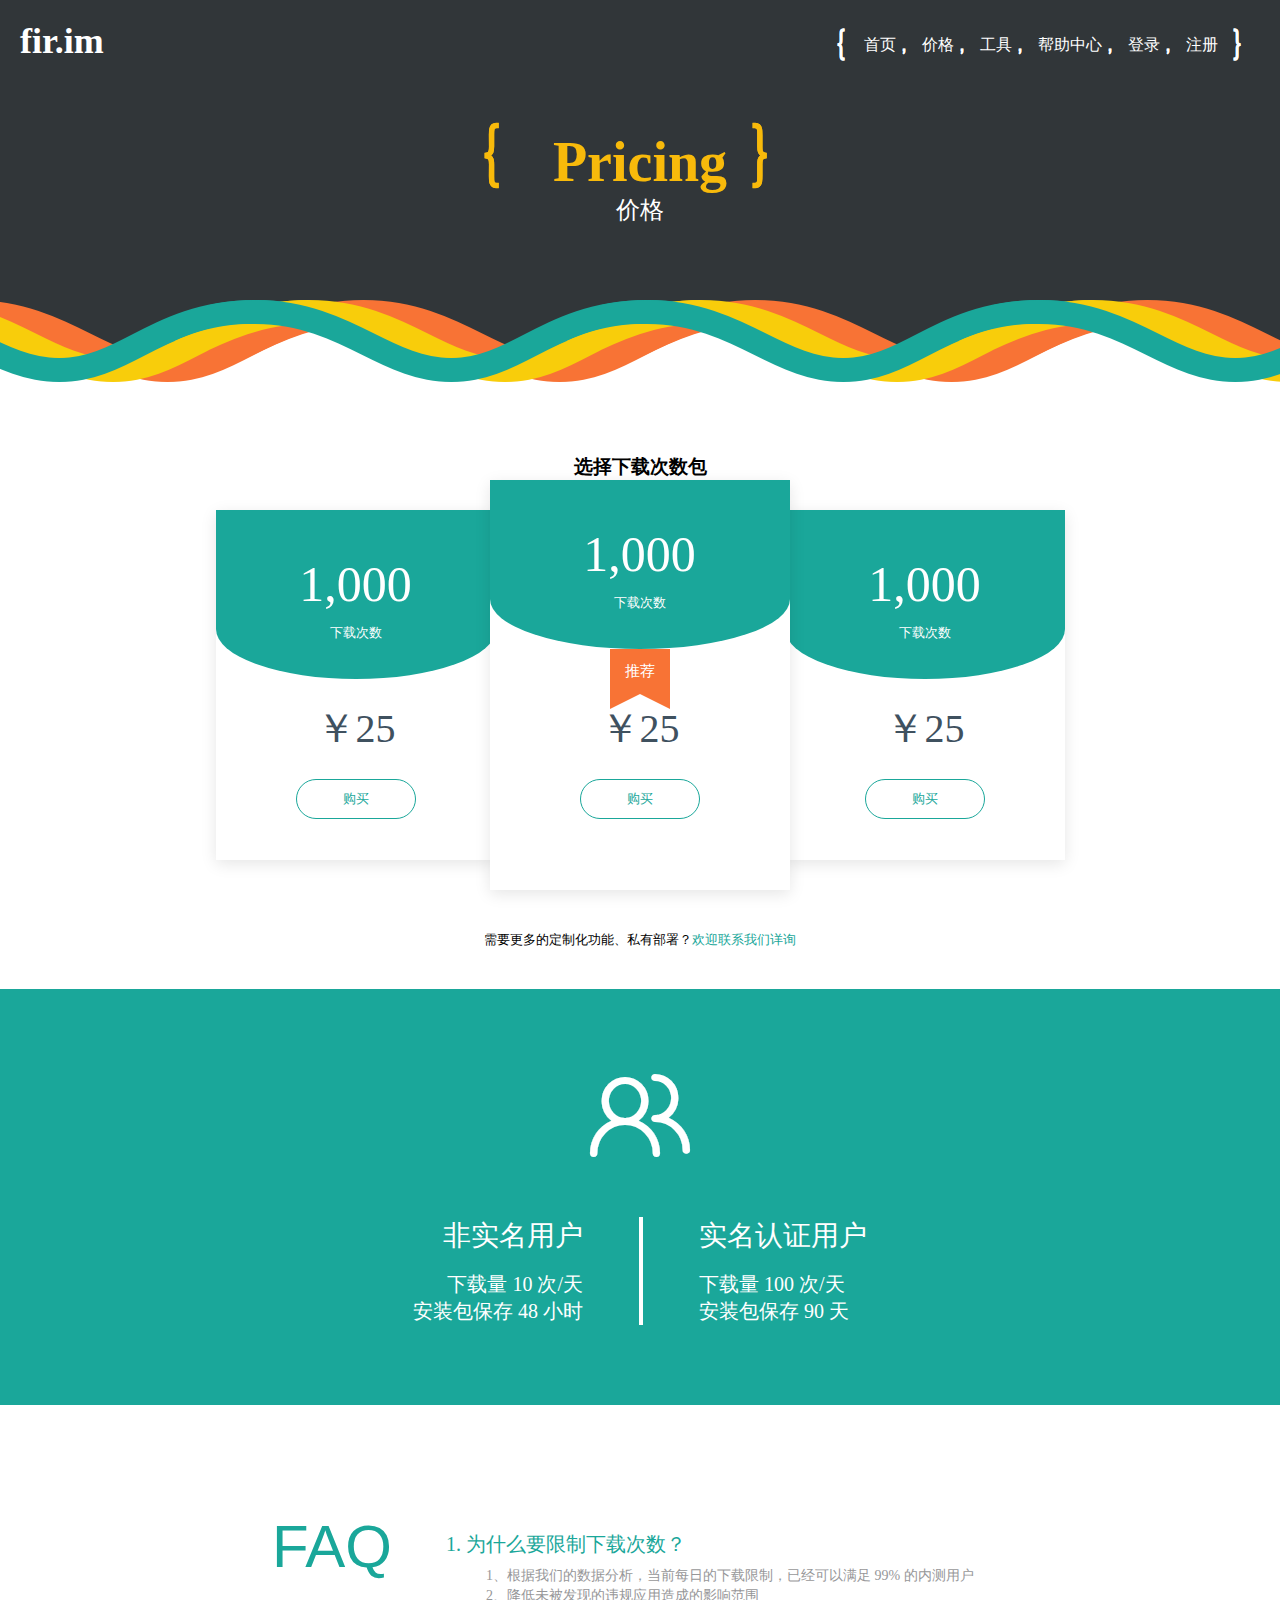
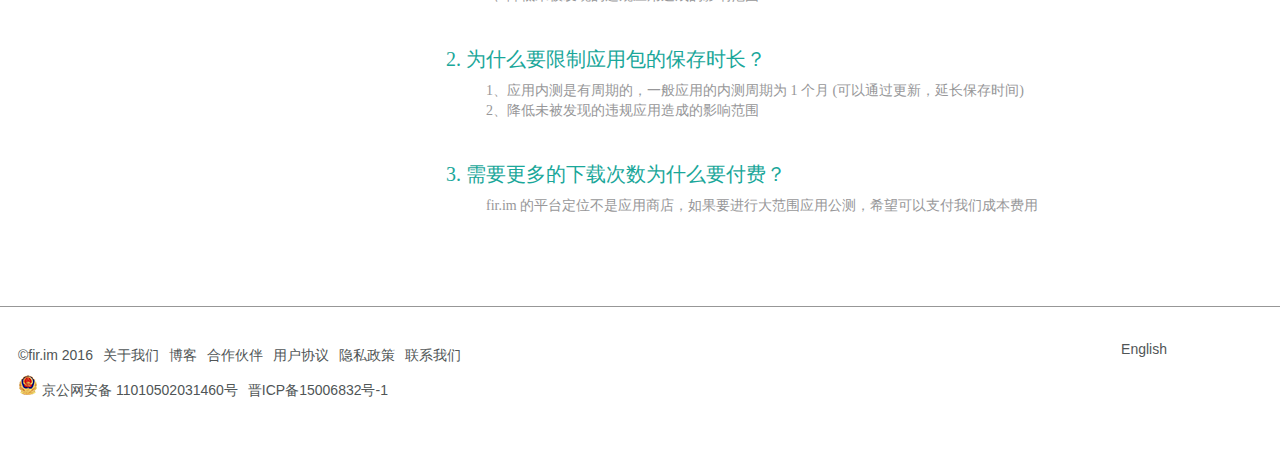
<file: fir.im/price/price.html>
<!doctype html>
<html lang="en">
<head>
	<meta charset="UTF-8" />
	<title>Document</title>
	<link rel="stylesheet" href="../main/css/public.css" />
	<link rel="stylesheet" href="style/css/price.css" />
	<link rel="stylesheet" type="text/css" href="style/css/iconfont.css"/>
</head>
<body>
	<div class="navBar">
			<div class="navBarLeft">
				<span class="navBarLeftLogo" href="javascript:;">fir.im</span>
			</div>
			<nav class="navBarRight">
				<span class="iconfont">&#xe6de;</span>
				<ul class="navList">
					<li>
						<a href="../index.html">首页</a>
						<i class="iconfont">&#xe60c;</i>
					</li>
					<li>
						<a href="price.html">价格</a>
						<i class="iconfont">&#xe60c;</i>
					</li>
					<li>
						<a href="../tools/tools.html">工具</a>
						<i class="iconfont">&#xe60c;</i>
					</li>
					<li>
						<a href="../helpCenter/helpCenter.html">帮助中心</a>
						<i class="iconfont">&#xe60c;</i>
					</li>
					<li>
						<a href="../login/login.html">登录</a>
						<i class="iconfont">&#xe60c;</i>
					</li>
					<li>
						<a href="../registry/registry.html">注册</a>
					</li>
				</ul>
				<span class="iconfont">&#xe6ba;</span>
			</nav>
		</div>
	<section class="pricing">
		<h2 class="advertising">
			<div class='price'>
				<span class="iconfont">&#xe6de;</span>
				<span>Pricing</span> 
				<span class="iconfont">&#xe6ba;</span>
			</div>
			<p>价格</p>
		</h2>
		<div class="bg"></div>
	</section>
	<div class="mid">
			<div class="section packages-content">
				<h3>选择下载次数包</h3>
				<div  id="package_content">
			    	<div class="package-card">
					    <div class="package-header">
					      <h2>1,000</h2>
					      <small>下载次数</small>
					    </div>
			    		<span class="package-content">￥25</span>
			    		<button class="btn" data-package="1k_times" onclick="pay(this)">购买</button>
			 		</div>
					<div class="package-card active" id="active">
					    <div class="package-header">
					      <h2>1,000</h2>
					      <small>下载次数</small>
					    </div>
					    <div class="package-badge">
					        <div class="badge-wrap">
					          <span>推荐</span>
					          <span class="arraw"></span>
					        </div>
				        </div>
			    		<span class="package-content">￥25</span>
			    		<button class="btn" data-package="1k_times" onclick="pay(this)">购买</button>
			 		</div>
			 		<div class="package-card">
					    <div class="package-header">
					      <h2>1,000</h2>
					      <small>下载次数</small>
					    </div>
			    		<span class="package-content">￥25</span>
			    		<button class="btn" data-package="1k_times" onclick="pay(this)">购买</button>
			 		</div>
			 	 
			    </div>
			    <small>需要更多的定制化功能、私有部署？<a id="welcom" href="javascript:;">欢迎联系我们详询</a></small>
			</div>
			<div class="section packages-cert">
				<div class="cert-header"><i class="icon iconfont">&#xe62d;</i></div>
				<div class="cert-row">
					<div class="half text-right">
						<div class="cert-item">非实名用户</div>
						<ul class="list-unstyled cert-list">
							<li>下载量 10 次/天</li>
							<li>安装包保存 48 小时</li>
						</ul>
					</div>
					<div class="half text-left">
						<div class="cert-item">实名认证用户</div>
						<ul class="list-unstyled cert-list">
							<li>下载量 100 次/天</li>
							<li>安装包保存 90 天</li>
						</ul>
					</div>
				</div>
			</div>
			<div class="section packages-faq">
				<div class="packages-faq-wrap text-left">
					<div class="packages-faq-header">FAQ</div>
					<div class="packages-faq-content">
						<ol class="packages-faq-list">
							<li>
								<div class="faq-title">1. 为什么要限制下载次数？</div>
								<ol class="faq-list-items">
									<li>1、根据我们的数据分析，当前每日的下载限制，已经可以满足 99% 的内测用户</li>
									<li>2、降低未被发现的违规应用造成的影响范围</li>
								</ol>
							</li>
							<li>
								<div class="faq-title">2. 为什么要限制应用包的保存时长？</div>
								<ol class="faq-list-items">
									<li>1、应用内测是有周期的，一般应用的内测周期为 1 个月 (可以通过更新，延长保存时间)</li>
									<li>2、降低未被发现的违规应用造成的影响范围</li>
								</ol>
							</li>
							<li>
								<div class="faq-title">3. 需要更多的下载次数为什么要付费？</div>
								<ol class="faq-list-items">
									<li>fir.im 的平台定位不是应用商店，如果要进行大范围应用公测，希望可以支付我们成本费用</li>
								</ol>
							</li>
						</ol>
					</div>
				</div>
			</div>
		</div>
		<div class="footer">
			<div class="footer-content">
				<div class="footer-nav">
					<table>
						<tbody>
							<tr>
								<td>
									<ul class="list-inline">
										<li class="copyright">©<a href="//fir.im">fir.im 2016</a></li>
										<li><a href="/about">关于我们</a></li>
										<li><a href="//blog.fir.im">博客</a></li>
										<li><a href="/partners">合作伙伴</a></li>
										<li><a href="/termsofuse">用户协议</a></li>
										<li><a href="/privacy">隐私政策</a></li>
										<li><a href="/contact">联系我们</a></li>
									</ul>
									<div>
										<ul class="list-inline list-unstyled navbar-footer">
											<li><a target="_blank" href="javascript:;"><img src="style/images/beianbgs.png" style="margin-right: 4px">京公网安备 11010502031460号</a></li>
											<li><a>晋ICP备15006832号-1</a></li>
										</ul>
									</div>
								</td>
								<td class="locale"> 
									<a href="?locale=en">English</a> 
								</td>
							</tr>
						</tbody>
					</table>
				</div>
			</div>
		</div>
		
</body>
</html>
</file>
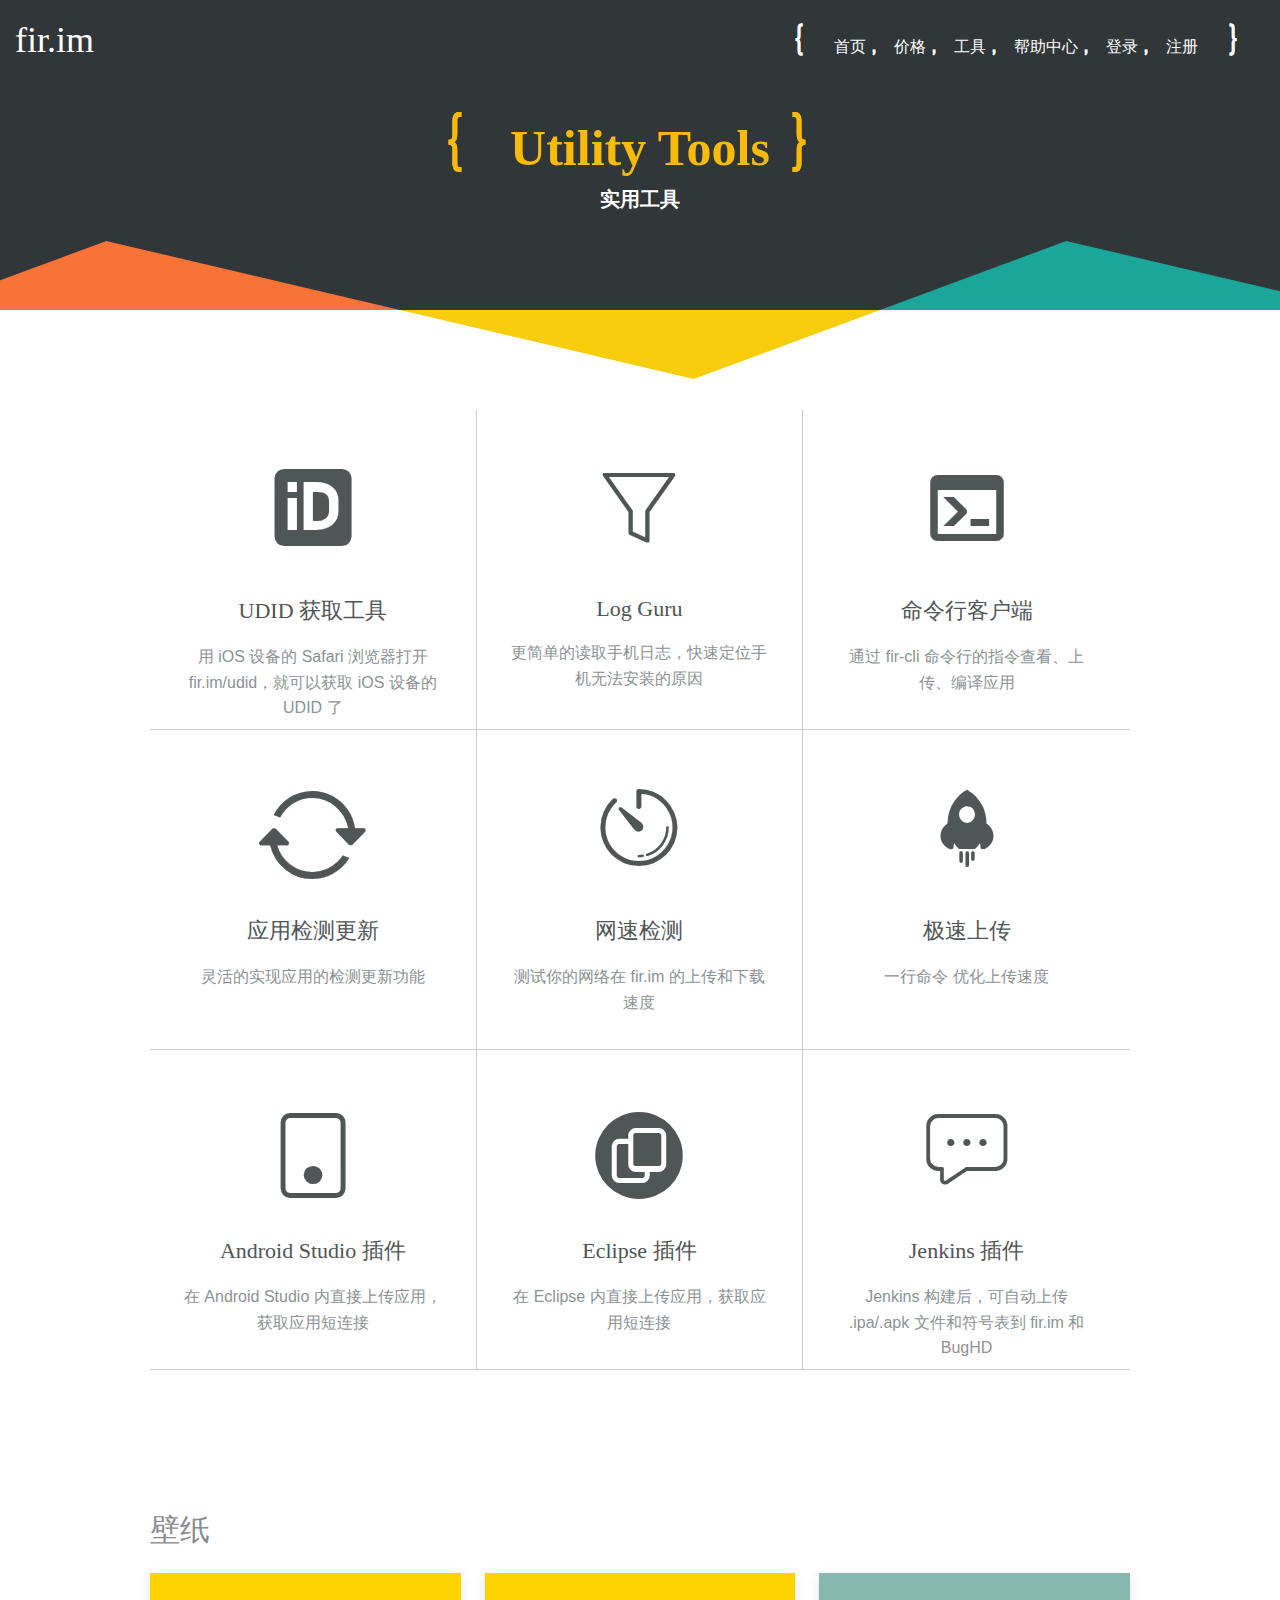
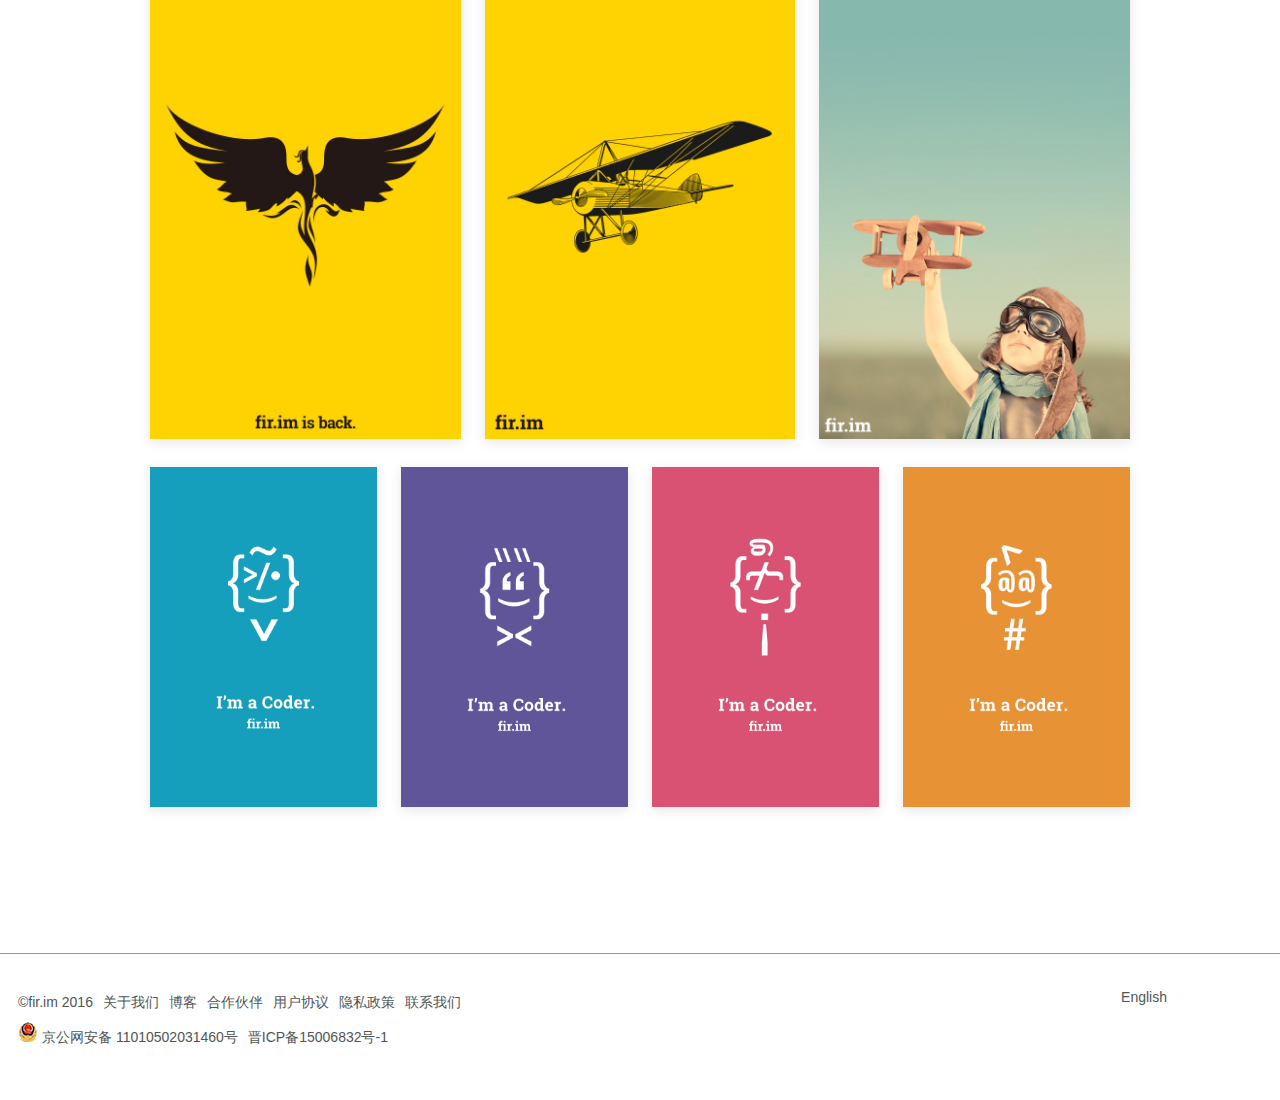
<file: fir.im/tools/tools.html>
<!DOCTYPE html>
<html>
	<head>
		<meta charset="UTF-8">
		<title></title>
		<link rel="stylesheet" href="style/css/tools.css" />
		<link rel="stylesheet" href="style/css/iconfont.css" />
	</head>
	<body>
		<nav id="tile">
			<div id="logo"><a class="logo_a" href="../index.html">fir.im</a></div>
			<div id="menue">
				 <i class="icon iconfont left">&#xe6de;</i>
				 <ul class="navbar-bracket">
				 	<li><a href="../index.html">首页</a><i class="icon iconfont">&#xe60c;</i></li>
				 	<li><a href="../price/price.html">价格</a><i class="icon iconfont">&#xe60c;</i></li>
				 	<li><a href="../tools/tools.html">工具</a><i class="icon iconfont">&#xe60c;</i></li>
				 	<li><a href="../helpCenter/helpCenter.html">帮助中心</a><i class="icon iconfont">&#xe60c;</i></li>
				 	<li><a href="../login/login.html">登录</a><i class="icon iconfont">&#xe60c;</i></i></li> 
				 	<li class="javascript:;"><a href="../registry/registry.html">注册</a></li> 
				 </ul>
				 <i class="icon iconfont right">&#xe6ba;</i>
			</div>
		</nav>
		<div class="banner banner-tools">
			<h1 class="bannerPrice">
				<div class="brackets">
					<i class="icon iconfont">&#xe6de;</i>
					<span>Utility Tools</span> 
					<i class="icon iconfont">&#xe6ba;</i>
				</div>
				<small>实用工具</small>
			</h1>
				<div class="pattern-bg"></div>
		</div>
		<div class="mid">
			<div class="tools-content">
				<ul>
					<li>
						<a href="/udid" target="_blank">
							<div class="icon">
								 <i class="icon iconfont">&#xe65d;</i>
							</div>
							<span class="name">UDID 获取工具</span> 
							<span class="desc">用 iOS 设备的 Safari 浏览器打开 fir.im/udid，就可以获取 iOS 设备的 UDID 了</span>
						</a>
					</li>
					<li>
						<a href="/tools/log_guru" target="_blank">
							<div class="icon">
								 <i class="icon iconfont">&#xe607;</i>
							</div>
							<span class="name">Log Guru</span>
							<span class="desc">更简单的读取手机日志，快速定位手机无法安装的原因</span>
						</a>
					</li>
					<li>
						<a href="https://github.com/FIRHQ/fir-cli/blob/master/README.md" target="_blank">
							<div class="icon">
								 <i class="icon iconfont">&#xe783;</i>
							</div>
							<span class="name">命令行客户端</span> 
							<span class="desc">通过 fir-cli 命令行的指令查看、上传、编译应用</span>
						</a>
					</li>
					<li>
						<a href="http://bughd.com/doc/ios-version-update" target="_blank">
							<div class="icon">
								<i class="icon iconfont">&#xe7dd;</i>
							</div>
							<span class="name">应用检测更新</span>
							<span class="desc">灵活的实现应用的检测更新功能</span>
						</a>
					</li>
					<li>
						<a href="/tools/netts" target="_blank">
							<div class="icon">
								<i class="icon iconfont">&#xe602;</i>
							</div>
						<span class="name">网速检测</span>
						<span class="desc">测试你的网络在 fir.im 的上传和下载速度</span>
						</a>
					</li>
					<li>
						<a href="http://blog.fir.im/turbo-qiniu/" target="_blank">
							<div class="icon">
								<i class="icon iconfont">&#xe6ec;</i>
							</div>
							<span class="name">极速上传</span> 
							<span class="desc">一行命令 优化上传速度</span>
						</a>
					</li>
					<li>
						<a href="https://github.com/FIRHQ/fir_intellig_plugin" target="_blank">
							<div class="icon">
								<i class="icon iconfont">&#xe7ce;</i>
							</div>
							<span class="name">Android Studio 插件</span>
							<span class="desc">在 Android Studio 内直接上传应用，获取应用短连接</span>
						</a>
					</li>
					<li>
						<a href="https://github.com/FIRHQ/fir_eclipse_plugin" target="_blank">
							<div class="icon">
								<i class="icon iconfont">&#xe622;</i>
							</div>
							<span class="name">Eclipse 插件</span>
							<span class="desc">在 Eclipse 内直接上传应用，获取应用短连接</span>
						</a>
					</li>
					<li>
						<a href="http://blog.fir.im/jenkins/" target="_blank">
							<div class="icon">
								<i class="icon iconfont">&#xe621;</i>
							</div>
							<span class="name">Jenkins 插件</span>
							<span class="desc">Jenkins 构建后，可自动上传 .ipa/.apk 文件和符号表到 fir.im 和 BugHD</span>
						</a>
					</li>
					
				</ul>
			</div>
			<div class="wallpapers-content">
				<h2>壁纸</h2>
				<ul class="brand">
					<li>
						<img src="style/images/rebirth.jpg" alt="" />
					</li>
					<li>
						<img src="style/images/rio.jpg" alt="" />
					</li>
					<li>
						<img src="style/images/melaka.jpg" alt="" />
					</li>
				</ul>
				<ul class="coder">
					<li>
						<img src="style/images/coder-blue.jpg" alt="" />
					</li>
					<li>
						<img src="style/images/coder-purple.jpg" alt="" />
					</li>
					<li>
						<img src="style/images/coder-red.jpg" alt="" />
					</li>
					<li>
						<img src="style/images/coder-yellow.jpg" alt="" />
					</li>
				</ul>
			</div>
		</div>
		<div class="footer">
			<div class="footer-content">
				<div class="footer-nav">
					<table>
						<tbody>
							<tr>
								<td>
									<ul class="list-inline">
										<li class="copyright">©<a href="//fir.im">fir.im 2016</a></li>
										<li><a href="/about">关于我们</a></li>
										<li><a href="//blog.fir.im">博客</a></li>
										<li><a href="/partners">合作伙伴</a></li>
										<li><a href="/termsofuse">用户协议</a></li>
										<li><a href="/privacy">隐私政策</a></li>
										<li><a href="/contact">联系我们</a></li>
									</ul>
									<div>
										<ul class="list-inline list-unstyled navbar-footer">
											<li><a target="_blank" href="javascript:;"><img src="style/images/beianbgs.png" style="margin-right: 4px">京公网安备 11010502031460号</a></li>
											<li><a>晋ICP备15006832号-1</a></li>
										</ul>
									</div>
								</td>
								<td class="locale"> 
									<a href="?locale=en">English</a> 
								</td>
							</tr>
						</tbody>
					</table>
				</div>
			</div>
		</div>
	</body>
</html>
</file>
<file: apple/css/style.css>
body,ul,p,h1,h2,h3,h4,dl,dd {
	margin:0;
	padding:0;
}
li {
	list-style: none;
}
a {
	text-decoration: none;
}
img {
	border: none;
	vertical-align: top;	
}
.header {
	width: 100%;
	padding: 0 67px;
	z-index: 10;
	height: 116px;
	position: fixed;
	top: 0;
	box-sizing: border-box;
	background: transparent;
}
.header a{
	float:left;
	margin-top: 65px;
	width: 95px;
	font: 38px/38px 'Vaud Display', Helvetica, sans-serif;
	color: white;
	font-weight: bold;
	cursor: pointer;
}
#list {
	float: right;
	margin-top: 68px;
	padding: 12px;
	cursor: pointer;
	color: #000;
}
#list span {
	width: 30px;
	display: block;
	height: 3px;
	background: #fff;
}
#list span:nth-of-type(1) {
	margin-bottom: 5px;
}
#list span:nth-of-type(2) {
	margin-bottom: 5px;
}
#navList {
	width: 30px;
	height: 124px;
	position: fixed;
	right: 75px;
	top: 50%;
	margin-top: -52px;
	z-index: 99;
}
#navList li {
	cursor: pointer;
	width: 9px;
	height: 9px;
	border-radius: 50%;
	border: 2px solid #fff;
	margin: 10px;
	opacity: .9;
	transition: .4s;
}
#navList li:nth-of-type(1) {
	background: #fff;
}
#wrap .div1 {
	background: #00a7e7;
	overflow: hidden;
}
#wrap .div2 {
	background: linear-gradient(to bottom, #1e242a 50%, #293039 100%);
	overflow: hidden;
}
#wrap .div3 {
	background: #F7F8FA;
	overflow: hidden;
}
#wrap .div4 {
	background: #00a7e7;
	overflow: hidden;
}
#wrap .div5 {
	background: #c42846;
	overflow: hidden;
}
body,html {
	overflow: hidden;
}
#wrap {
	position: relative;
    left: 0;
    top: 0;
    transition: .4s;
}
.content {
	padding: 0 50px;
	box-sizing: border-box;
	z-index: 9;
	max-width: 800px;
	margin: auto;
	top:0;
	bottom:0;
	left:0;
	right:0;
	position: absolute;
	text-align: center;
}
#content1 {
	height: 65%;
	
}
.div1 #cont {
	z-index: 10;
	width: 80%;
	margin: auto;
	top:0;
	bottom:0;
	left:0;
	right:0;
	position: absolute;
	text-align: center;
	height: 79%;
	animation: move3 .6s 1s ease-out;
}

.div1 h1 {
	color: #FFF;
    font:bold 130px/140px 'Vaud Display', Helvetica, sans-serif;
    margin-bottom: 30px;
    max-width: 800px;
    margin: 0 auto; 
    margin-bottom: 30px;
    animation: move4  1s 1.4s linear both;
}
.div1 h2 {
	font: 18px/34px 'Vaud Display', Helvetica, sans-serif;
    max-width: 500px;
    margin: 0 auto; 
    color: #fff;
    margin-bottom: 25px;
    opacity: 0;
    transform: rotateY(70px);
    animation: move1 1s 1.5s ease-out both;
}
.div1 img {
	width: 168px;
	height: 50px;
	opacity: 0;
	transform: rotateY(120px);
	animation: move2 .8s 1.5s ease-out both;
}
@keyframes move1{
	0%{
		transform: translateY(70px);
		opacity: 0;
	}
	50%{
		transform: translateY(40px);
		transform: translateY(0px);
		opacity: .4;
	}
	100%{
		transform: translateY(0px);
		opacity: 1;
	}
}
@keyframes move2{
	0%{
		transform: translateY(120px);
		opacity: 0;
	}
	100%{
		transform: translateY(0px);
		opacity: 1;
	}
}
@keyframes move3{
	0%{
		border: 120px solid white;
		transform: scale(.6);

	}
	100%{
		border: 0px solid white;
		transform: scale(1);
	}
}
@keyframes move4{
	0%{
		opacity:0;
	}
	100%{
		opacity:1;
	}
}
#content2 {
    top: 18%;
    z-index: 20;
}
#content2 h3{
	color: #d1f2fd;
	font: 48px/63px 'Vaud Display', Helvetica, sans-serif;
}
#content2 h4 {
	color: #fff;
	font: 400 14px/30px 'Vaud Display', Helvetica, sans-serif;
}
.star {
	position: absolute;
    bottom: 230px;
    
    width: 100%;
    height: 100px;
    z-index: 0;
}
.star span {
	position: absolute;
	left: 0;
	top: 0;
	width: 1px;
	height: 1px;
	background: white;
}
.div2 #buildings {
	width: 100%;
	position: absolute;
	left: 0;
	bottom: -215px;
}
#iphoneB {
 	position: absolute;
    bottom: -525px;
    left: 50%;
    margin-left: -135px;
    z-index: 10;
}
#iphoneBlue {
	width: 250px;
}
#call {
	z-index: 10;
    overflow: hidden;
    height: 0;
    position: absolute;
    left: 50%;
    bottom: 50%;
    background: #292929;
    margin-left: -350px;
    margin-bottom: -180px;
    text-align: center;
    color: #fff;
}
#call .call-content {
	width: 400px;
	height: 208px;
	padding: 76px 150px;
	background: #292929;
}
#call h3 {
	width: 300px;
	font: bold 24px/30px 'Vaud Display', Helvetica, sans-serif;
	margin: 0 auto 10px;
}
#call h4 {
	width: 400px;
	margin: 0 auto;
	font:14px/30px 'Vaud Display', Helvetica, sans-serif;
}
#content4 {
	padding: 0 50px;
	box-sizing: border-box;
	z-index: 40;
	max-width: 800px;
	margin: auto;
	top:0;
	bottom:0;
	left:0;
	right:0;
	position: absolute;
	text-align: center;
	top: 15%;
	color: #fff;
}
#content4 h3 {
	font: bold 46px/63px 'Vaud Display', Helvetica, sans-serif;
	margin-bottom: 10px;
}
#content4 h4 {
	font:14px/30px 'Vaud Display', Helvetica, sans-serif; 
}
.div4 #land {
	position: absolute;
    bottom: 0;
    left: 0;
    width: 100%;
    height: 0;
    background: #e6eaef;
    z-index: 1;
}
.div4 #build4 {
	position: absolute;
	left: 50%;
	margin-left: -500px;
	bottom: -150px;
}
#iphoneR {
 	position: absolute;
    bottom: -120px;
    left: 50%;
    margin-left: -155px;
    z-index: 4;
}
#iphoneR #iphoneRed {
	width: 312px;
}
.content5 {
	padding: 0 50px;
	box-sizing: border-box;
	z-index: 9;
	max-width: 800px;
	margin: auto;
	top:0;
	bottom:0;
	left:0;
	right:0;
	position: absolute;
	text-align: center;
	top: 15%;
	color: #fff;
}
.content5 h3 {
	    font: 48px/63px 'Vaud Display', Helvetica, sans-serif;
	    margin-bottom: 10px;
}
.content5 h4 {
	    font: 14px/30px 'Vaud Display', Helvetica, sans-serif;
}
.div4 #zhezhao1 {
	width: 50px;
	height: 0;
	background: #e6eaef;
	position: absolute;
	left: 285px;
	bottom: 0;
	z-index: 6;
}
.div4 #zhezhao2 {
	width: 28px;
	height: 0;
	background: #e6eaef;
	position: absolute;
	left: 333px;
	bottom: 0;
	z-index: 4;
}
.div4 #zhezhao3 {
	width: 70px;
	height: 0;
	background: #e6eaef;
	position: absolute;
	left: 382px;
	bottom: 0;
	z-index: 4;
}
.div4 #zhezhao4 {
	width: 55px;
	height: 0;
	background: #e6eaef;
	position: absolute;
	right: 297px;
	bottom: 0;
	z-index: 4;
}
.div4 #zhezhao5 {
	width: 66px;
	height: 0;
	background: #e6eaef;
	position: absolute;
	right: 217px;
	bottom: 0;
	z-index: 4;
}
#tree1 {
        width: 0px;
        height: 0px;
        border-left: 24px solid transparent;
        border-right: 24px solid transparent;
        border-bottom: 80px solid #5fb36b;
        position: absolute;
        left: 285px;
        bottom: 40px;
        z-index: 5;
}
#tree2 {
        width: 0px;
        height: 0px;
        border-left: 24px solid transparent;
        border-right: 24px solid #6fca7a;
        border-top: 80px solid transparent;
        margin-left: -48px;
}
#tree3 {
        width: 0px;
        height: 0px;
        border-left: 12px solid transparent;
        border-right: 12px solid transparent;
        border-bottom: 40px solid #5fb36b;
        position: absolute;
        left: 335px;
        bottom: 60px;
        z-index: 3;
}
#tree4 {
        width: 0px;
        height: 0px;
        border-left: 12px solid transparent;
        border-right: 12px solid #6fca7a;
        border-top: 40px solid transparent;
        margin-left: -24px;
}
#tree5 {
        width: 0px;
        height: 0px;
        border-left: 40px solid transparent;
        border-right: 40px solid transparent;
        border-bottom: 125px solid #5fb36b;
        position: absolute;
        left: 384px;
        bottom: 26px;
        z-index: 3;
}
#tree6 {
        width: 0px;
        height: 0px;
        border-left: 40px solid transparent;
        border-right: 40px solid #6fca7a;
        border-top: 125px solid transparent;
        margin-left: -80px;
}
#tree7 {
        width: 0px;
        height: 0px;
        border-left: 25px solid transparent;
        border-right: 25px solid transparent;
        border-bottom: 90px solid #5fb36b;
        position: absolute;
        right: 300px;
        bottom: 60px;
        z-index: 3;
}
#tree8 {
        width: 0px;
        height: 0px;
        border-left: 25px solid transparent;
        border-right: 25px solid #6fca7a;
        border-top: 90px solid transparent;
        margin-left: -50px;
}
#tree9 {
        width: 0px;
        height: 0px;
        border-left: 30px solid transparent;
        border-right: 30px solid transparent;
        border-bottom: 110px solid #5fb36b;
        position: absolute;
        right: 220px;
        bottom: 50px;
        z-index: 3;
}
#tree10 {
        width: 0px;
        height: 0px;
        border-left: 30px solid transparent;
        border-right: 30px solid #6fca7a;
        border-top: 110px solid transparent;
        margin-left: -61px;
}
#car {
	width: 146px;
	height: 68px;
	background: url(../imgs/sprite.png) no-repeat -142px 0;
	position: absolute;
	right: 535px;
	bottom: 40px;
	z-index: 4;
	opacity: 0;
}
.div5 #caodi {
	position: absolute;
	left: 50%;
	margin-left: -600px;
	bottom: -60px; 
	z-index: 4;
}
.div5 #buildCloud {
	position: absolute;
	left: 50%;
	bottom: -200px;
	margin-left: -500px;
}
#tree5-1 {
        width: 0px;
        height: 0px;
        border-left: 18px solid transparent;
        border-right: 18px solid transparent;
        border-bottom: 55px solid #5fb36b;
        position: absolute;
        left: 306px;
        bottom: -55px;
        z-index: 3;
}
#tree5-2 {
        width: 0px;
        height: 0px;
        border-left: 18px solid transparent;
        border-right: 18px solid #6fca7a;
        border-top: 55px solid transparent;
        margin-left: -36px;
}
#tree5-3 {
        width: 0px;
        height: 0px;
        border-left: 12px solid transparent;
        border-right: 12px solid transparent;
        border-bottom: 40px solid #5fb36b;
        position: absolute;
        left: 338px;
        bottom: -40px;
        z-index: 3;
}
#tree5-4 {
        width: 0px;
        height: 0px;
        border-left: 12px solid transparent;
        border-right: 12px solid #6fca7a;
        border-top: 40px solid transparent;
        margin-left: -24px;
}
#tree5-5 {
        width: 0px;
        height: 0px;
        border-left: 26px solid transparent;
        border-right: 26px solid transparent;
        border-bottom: 80px solid #5fb36b;
        position: absolute;
        left: 370px;
        bottom: -80px;
        z-index: 3;
}
#tree5-6 {
        width: 0px;
        height: 0px;
        border-left: 26px solid transparent;
        border-right: 26px solid #6fca7a;
        border-top: 80px solid transparent;
        margin-left: -52px;
}
#tree5-7 {
        width: 0px;
        height: 0px;
        border-left: 25px solid transparent;
        border-right: 25px solid transparent;
        border-bottom: 90px solid #5fb36b;
        position: absolute;
        right: 290px;
        bottom: -90px;
        z-index: 3;
}
#tree5-8 {
        width: 0px;
        height: 0px;
        border-left: 25px solid transparent;
        border-right: 25px solid #6fca7a;
        border-top: 90px solid transparent;
        margin-left: -50px;
}
#tree5-9 {
        width: 0px;
        height: 0px;
        border-left: 22px solid transparent;
        border-right: 22px solid transparent;
        border-bottom: 70px solid #5fb36b;
        position: absolute;
        right: 238px;
        bottom: -70px;
        z-index: 3;
}
#tree5-10 {
        width: 0px;
        height: 0px;
        border-left: 22px solid transparent;
        border-right: 22px solid #6fca7a;
        border-top: 70px solid transparent;
        margin-left: -44px;
}
#house {
	width: 114px;
	height: 92px;
    background: url(../imgs/sprite.png) no-repeat 0 0;
	position: absolute;
	right: 360px;
	bottom: -92px;
}
#pork {
	width: 25px;
	height: 65px;
	background: url(../imgs/sprite.png) no-repeat -116px 0;
	position: absolute;
	right: 480px;
	bottom: -65px;
	z-index: 4;
}


/*                    第4页云朵样式                                     */

#cloud1 {
    position: absolute;
    width: 120px;
    height: 40px;
    left: 650px;
    top: 40px;
    bottom: 0;
    right: 0;
    margin: auto 0;
    opacity: 0;
    animation: cloueMove1 30s 1s infinite linear;
}
.cloud1-1 {
    width: 0;
    height: 0;
    border:20px solid white;
    border-bottom-color: transparent;
    border-left-color: transparent;
    border-radius: 50%;
    transform: rotateZ(-45deg);
    position: absolute;
    left:0;
    bottom: -20px;
}
.cloud1-2 {
    width: 0;
    height: 0;
    border:40px solid white;
    border-right-color: transparent;
    border-bottom-color: transparent;
    border-radius: 50%;
    transform: rotateZ(45deg);
    position:absolute;
    left: 20px;
    bottom: -40px;
    z-index: 2;
}
.cloud1-3 {
    width: 0;
    height: 0;
    border:20px solid white;
    border-bottom-color: transparent;
    border-left-color: transparent;
    border-radius: 50%;
    transform: rotateZ(-45deg);
    position: absolute;
    right:0;
    bottom: -20px;
}
#cloud2 {
    position: absolute;
    width: 100px;
    height: 32px;
    left: 90px;
    top: -20px;
    bottom: 0;
    right: 0;
    margin: auto 0;
    animation: cloueMove2 24s 1s infinite linear;
    opacity: 0;
}
.cloud2-1 {
    width: 0;
    height: 0;
    border:32px solid white;
    border-bottom-color: transparent;
    border-left-color: transparent;
    border-radius: 50%;
    transform: rotateZ(-45deg);
    position: absolute;
    right:0;
    bottom: -32px;
}
.cloud2-2 {
    width: 0;
    height: 0;
    border:20px solid white;
    border-right-color: transparent;
    border-bottom-color: transparent;
    border-radius: 50%;
    transform: rotateZ(45deg);
    position:absolute;
    left: 14px;
    bottom: -20px;
    z-index: 2;
}
.cloud2-3 {
    width: 0;
    height: 0;
    border:12px solid white;
    border-bottom-color: transparent;
    border-left-color: transparent;
    border-radius: 50%;
    transform: rotateZ(-45deg);
    position: absolute;
    left: 0;
    bottom: -12px;
}


#cloud3 {
    position: absolute;
    width: 110px;
    height: 36px;
    left: 260px;
    top: 0;
    bottom: 0;
    right: 0;
    margin: auto 0;
    animation: cloueMove3 30s 1s infinite linear;
    opacity: 0;
}
.cloud3-1 {
    width: 0;
    height: 0;
    border:18px solid white;
    border-bottom-color: transparent;
    border-left-color: transparent;
    border-radius: 50%;
    transform: rotateZ(-45deg);
    position: absolute;
    right:0;
    bottom: -18px;
}
.cloud3-2 {
    width: 0;
    height: 0;
    border:36px solid white;
    border-right-color: transparent;
    border-bottom-color: transparent;
    border-radius: 50%;
    transform: rotateZ(45deg);
    position:absolute;
    left: 12px;
    bottom: -36px;
    z-index: 2;
}
.cloud3-3 {
    width: 0;
    height: 0;
    border:10px solid white;
    border-bottom-color: transparent;
    border-left-color: transparent;
    border-radius: 50%;
    transform: rotateZ(-45deg);
    position: absolute;
    left: 0;
    bottom: -10px;
}
@keyframes cloueMove1{
	0%{
		left: 650px;
		opacity: 0;
	}
	10%{
		left: 698px;
		opacity: 1;
	}
	95%{
		left: 1156px;
		opacity: 1;
	}
	100%{
		left: 1180px;
		opacity: 0;
	}
}
@keyframes cloueMove2{
	0%{
		left: 90px;
		opacity: 0;
	}
	10%{
		left: 138px;
		opacity: 1;
	}
	95%{
		left: 526px;
		opacity: 1;
	}
	100%{
		left: 550px;
		opacity: 0;
	}
}
@keyframes cloueMove3{
	0%{
		left: 260px;
		opacity: 0;
	}
	10%{
		left: 308px;
		opacity: 1;
	}
	95%{
		left: 626px;
		opacity: 1;
	}
	100%{
		left: 650px;
		opacity: 0;
	}
}


/*                    第5页云朵样式                                     */

#cloud5-1 {
    position: absolute;
    width: 120px;
    height: 40px;
    left: 0;
    top: 320px;
    bottom: 0;
    right: 0;
    margin: auto 0;
    opacity: 0;
    animation: cloueMove1 30s 1s infinite linear;
}
#cloud5-2 {
    position: absolute;
    width: 100px;
    height: 32px;
    left: 0;
    top: 245px;
    bottom: 0;
    right: 0;
    margin: auto 0;
    opacity: 0;
    animation: cloueMove2 26s 1s infinite linear;
}
#cloud5-3 {
    position: absolute;
    width: 110px;
    height: 36px;
    left: 0;
    top: 100px;
    bottom: 0;
    right: 0;
    margin: auto 0;
    opacity: 0;
    animation: cloueMove3 22s 1s infinite linear;
}
/*              图片的样式                        */
#oul{
	width:600px;
	position:absolute;
	left:0;
	top:670px;
	right:0;
	bottom:0;
}
#oul li{
	width:320px;
	height:294px;
	transition:.8s;
	transform-origin: 0 0 0;
	z-index: 9;
	margin:0 10px;
	position:absolute;
	left:0;
	top:0;
}
#oul li img {
	width: 280px;
	border: 14px solid white;
	z-index: 10;
}
.num1Ico1{
	transform:translateX(4.5rem) translateY(8.325rem) rotate(-18deg) scale(1.3);
}
.num1Ico2{
	transform:translateX(14.425rem) translateY(3.4rem) rotate(15deg) scale(1.3);
}
.num1Ico3{
	transform:translateX(22.5rem) translateY(5.375rem) rotate(35deg) scale(1.3);
}
.num1Ico4{
	transform:translateX(8.1rem) translateY(9.575rem) rotate(-14deg) scale(1.3);
}
.num1Ico5{
	transform:translateX(7.425rem) translateY(13.375rem) rotate(-16deg) scale(1.3);
}
.num1Ico6{
	transform:translateX(14rem) translateY(11.75rem) rotate(-16deg) scale(1.3);
	z-index:1 !important;
	
}
.num2Ico1{
	transform:translateX(5rem) translateY(0) scale(1);
	z-index: 13;
}
.num2Ico2{
	transform:translateX(13.25rem) translateY(0) scale(1);
	z-index: 13;
}
.num2Ico3{
	transform:translateX(21.5rem) translateY(0) scale(1);
	z-index: 13;
}
.num2Ico4{
	transform:translateX(5rem) translateY(8.25rem) scale(1);
	z-index: 13;
}
.num2Ico5{
	transform:translateX(13.25rem) translateY(8.25rem) scale(1);
	z-index: 13;
}
.num2Ico6{
	transform:translateX(21.5rem) translateY(8.25rem) scale(1);
	z-index: 13;
}
.num3Ico1{
	transform:translateX(10.5rem) translateY(-2.5rem) rotate(-20deg) scale(1);
}
.num3Ico2{
	transform:translateX(11rem) translateY(-3.75rem) rotate(-30deg) scale(1);
}
.num3Ico3{
	transform:translateX(10rem) translateY(-3.25rem) rotate(-30deg) scale(1);
}
.num3Ico4{
	transform:translateX(10.625rem) translateY(--3.625rem) rotate(-45deg) scale(1);
}
.num3Ico5{
	transform:translateX(11.3rem) translateY(-3.375rem) rotate(-35deg) scale(1);
}
.num3Ico6{
	transform:translateX(10.8rem) translateY(-3.75rem) rotate(-28deg) scale(1);
}

.numIco{
	transform:scale(1.6) translateX(6.6rem) translateY(5rem) rotate(0deg);
}
#letter {
    position: absolute;
    bottom: -536px;
    left: 50%;
    width: 520px;
    height: 353px;
    margin-left: -260px;
    z-index: 10;
    
}

.letterblock {
	transform-origin: bottom;
}

#letterMid {
	width: 520px;
    height: 353px;
}
#letterTop {
	position: absolute;
	top:-226px;
	left:-1px;
	z-index: 8;
	transition: .4s;
	transform-origin: bottom;
/*	transition: 1s;*/
}
#letterBottom {
	position: absolute;
	top:-227px;
	left:0;
	transition: .5s;
	transform-origin: bottom;
	transform: rotateX(90deg);
}
.letterBack {
	transform-origin: bottom;
	transform: rotateX(90deg);
}
.letternone {
	/*display: none;*/
	transform-origin: bottom;
	transform: rotateX(90deg);
}
.letterBottom_o {
	display: block;
	transform-origin: bottom;
	transform: rotateX(180deg) !important;
}

#footer {
	background: #0096d0;
    position: relative;
    padding: 40px 0 20px;
    color: #FFF;
    font: 15px/28px 'Vaud Display', Helvetica, sans-serif;
    text-align: center;
    height: 140px;
    width: 100%;
} 
#footer .take {
	margin-bottom: 5px;
	font-weight: bold;
}
#footer .link {
	margin-bottom: 15px;
} 
#footer .link  a {
	margin: 0 5px;
	color: #fff;
}
#footer ul {
	width: 100%;
}
#footer ul li {
	display: inline-block;
	margin: 0 10px;
}
#footer ul li a {
	display: block;
    position: relative;
    height: 46px;
    width: 46px;
    box-sizing: border-box;
    padding: 10px;
}
#footer ul span {
	width: 22px;
	height: 22px;
	display: block;
}
#imgB1 {
	background: url(../imgs/sprite.png) no-repeat -345px 0;
} 
#imgB2{
	background: url(../imgs/sprite.png) no-repeat -417px 0;
} 
#imgB3 {
	background: url(../imgs/sprite.png) no-repeat -304px 0;
} 
#imgB1:hover {
	background: url(../imgs/sprite.png) no-repeat -453px 0;
}
#imgB2:hover{
	background: url(../imgs/sprite.png) no-repeat -382px 0;
} 
#imgB3:hover {
	background: url(../imgs/sprite.png) no-repeat -491px 0;
}  
#footer a:hover {
	color: red;
}
</file>
<file: fir.im/main/css/public.css>
body,ul,p,h1,h2,h3,h4,dl,dd {
	margin:0;
	padding:0;
}
li {
	list-style: none;
}
a {
	text-decoration: none;
}
img {
	border: none;
	vertical-align: top;	
}
input,textarea{
	outline: none;
}

.navBar {
	width: 100%;
	height: 80px;
	position:fixed;
	top : 0;
	z-index: 80;
}
.navBar .navBarLeft {
	float: left;
	padding: 20px;
  	height: 50px;
}
.navBar .navBarLeftLogo {
	color: #000;
	font-size: 36px;
	cursor: pointer;
	font-weight: bold;
}
.navBarRight {
	float: right;
	padding: 20px;
	height: 50px;
	transition: 1s .5s ease;
}
.navBarRight span {
	font-size: 32px;
	font-weight: bold;
	float: left;
	line-height: 50px;
}
.navBarRight ul {
	display: inline-block;
	float: left;
}
.navBarRight ul i {
	font-size: 16px;
	color: #666;
	float: right;
	font-weight: bold;
}
.navBarRight ul li {
	float: left;
	line-height: 50px;
	padding-right: 10px;
}
.navBar.white a {
	color: white;
}
.navBar.white .navBarRight span {
	color: white;
}
.navBar.white .navBarRight i {
	color: white;
}
.navBarRight ul a {
	color: #000;
	display: inline-block;
}
</file>
<file: fir.im/main/css/index.css>
body {
  	font-family: "Helvetica Neue", Helvetica, Arial, sans-serif;
  	font-size: 14px;
  	height: 100%;
  	overflow: hidden;
}
html {
	height: 100%;
}
.loading {
  width: 100%;
  height: 100%;
  position: fixed;
  background: #1B1B1B;
  z-index: 100;
}
.loading .circle {
  width: 140px;
  height: 140px;
  border-radius: 50%;
  position: absolute;
  top: 50%;
  left: 50%;
  margin: -70px 0 0 -70px;
  z-index: 100;
  background: #FFD200;
}
/*内容区*/
.content {
	width: 100%;
	height: 100%;
	background: #1B1B1B;
}
.content .screen {
	width: 100%;
	height: 100%;
	position: absolute;
	left: 0;
	top: 0;
}
.screen-1 {
	z-index: 10;
}
.screen-1 .plane {
	position: absolute;
	top: 0;
	left: 0;
	right: 0;
	bottom: 0;
	margin: auto;
	animation: fly 8s linear infinite alternate;
}
@keyframes fly{
	0%,
    50%,
  	100% {
    	transform: translateX(0) translateY(0);
  	}
  	25% {
    	transform: translateX(-6px) translateY(-20px);
  	}
  	75% {
    	transform: translateX(6px) translateY(20px);
  	}
}
.screen-1 .plane img {
	width: 100%;
}
.screen-1 .plane.flyIn {
	animation: flyIn 1.5s ease-out forwards;
}
.screen-1 .plane.flyOut {
	animation: flyOut 1.3s ease-out forwards;
}
@keyframes flyIn {
  0% {
    transform: scale(1.2) translateX(2000px);
  }
  30% {
    transform: scale(0.8) translateX(-160px);
  }
  100% {
    transform: scale(1) translateX(0);
  }
}
@keyframes flyOut {
  0% {
    transform: scale(1) translateX(0);
  }
  30% {
    transform: scale(.8) translateX(160px);
  }
  100% {
    transform: scale(1.2) translateX(-2000px);
  }
}
.screen-1 .plane .propeller{
	position: absolute;
	top: 51.7003%;
  	left: 13.1%;
  	width: 27.424%;
  	height: 14.4474%;
  	animation: propellerFly 0.2s linear infinite;
}
@keyframes propellerFly{
	0% {
    -webkit-transform: rotate(0deg);
  }
  	100% {
    -webkit-transform: rotate(360deg);
  }
}
/*设置飞机在下列屏幕尺寸下的大小*/
@media (min-width: 1280px) {
  .screen-1 .plane {
    width: 680px;
    height: 336px;
  }
}
@media (max-width: 1279px) and (min-width: 960px) {
  .screen-1 .plane {
    width: 600px;
    height: 298px;
  }
}
@media (max-width: 960px) {
  .screen-1 .plane {
    width: 480px;
    height: 240px;
  }
}
.screen-1 .AppHost {
	position: absolute;
	left: 30px;
	bottom: 30px;
	font-size: 24px;
	font-weight: bold;
	font-family: 'Roboto Slab', 'Helvetica Neue', Helvetica, 'Hiragino Sans GB', Arial, sans-serif;
}
.screen-2 {
	z-index: 9;
}
.screen-2 .product {
	height: 100%;
	overflow: hidden;
}
.screen-2 .product.rotate .row {
	transform: rotateY(180deg);
}
.screen-2 .product.rotateOut .row {
	transform: rotateY(180deg) translateY(-100%);
}
.screen-2 .product .row {
	width:33.33%;
	height: 100%;
	float: left;
  	transition: 0.3s ease-out;
  	transform-style: preserve-3d;
  	position: relative;
}
.screen-2 .product .row div {
	position: absolute;
  	width: 100%;
  	height: 100%; 
}
.screen-2 .row .bg {
	background: #ffd200;
}
.screen-2 .product .text {
  	transform: rotateY(180deg);
}
.screen-2 .product .font {
	height: 100%;
    transition: height 0.4s ease;
    box-sizing: border-box;
    padding-top: 50%;
    position: absolute;
  	text-align: center;
  	color: #fff;
}
.screen-2 .font .icon {
	color: white;
  	height: 130px;
  	font-size: 130px;
}
.screen-2 .font .topic {
	font-weight: 700px;
	font-size: 30px;
	margin: 40px 0 30px 0;
	color: white;
}
.screen-2 .font .explain {
 	font-size: 14px;
  	width: 80%;
  	margin: 0 auto;
  	line-height: 24px;
  	color: white;
}
.screen-2 .row:nth-child(1) .text .above {
  background: #05abbf;
}
.screen-2 .row:nth-child(1) .text .below {
  transform: translateY(100%);
  background: #f8664e;
}
.screen-2 .row:nth-child(2) {
  transition-delay: 0.2s;
}
.screen-2 .row:nth-child(2) .text .above {
  background: #5e5ae2;
}
.screen-2 .row:nth-child(2) .text .below {
  background: #f2ab13;
  transform: translateY(-100%);
}
.screen-2 .row:nth-child(3) {
  transition-delay: 0.4s;
}
.screen-2 .row:nth-child(3) .text .above {
  background: #363b3d;
}
.screen-2 .row:nth-child(3) .text .below {
  background: #8eb131;
  transform: translateY(100%);
}

.screen-2 .product.upglide .row:nth-child(odd) .above {
  animation: normalTB 1s ease-out forwards;
}
.screen-2 .product.upglide .row:nth-child(odd) .below {
  animation: normalBT 1s ease-out forwards;
}
.screen-2 .product.upglide .row:nth-child(even) .above {
  animation: normalTB1 1s ease-out forwards;
}
.screen-2 .product.upglide .row:nth-child(even) .below {
  animation: normalBT1 1s ease-out forwards;
}
.screen-2 .product.glide .row:nth-child(odd) .above {
  animation: opposeTB 1s ease-out forwards;
}
.screen-2 .product.glide .row:nth-child(odd) .below {
  animation: opposeBT 1s ease-out forwards;
}
.screen-2 .product.glide .row:nth-child(even) .above {
  animation: opposeTB1 1s ease-out forwards;
}
.screen-2 .product.glide .row:nth-child(even) .below {
  animation: opposeBT1 1s ease-out forwards;
}
@keyframes normalTB {
  0% {
    transform: translateY(0px);
  }
  100% {
    transform: translateY(-100%);
  }
}
@keyframes normalBT {
  0% {
    transform: translateY(100%);
  }
  100% {
    transform: translateY(0px);
  }
}
@keyframes normalTB1 {
  0% {
    transform: translateY(0px);
  }
  100% {
    transform: translateY(100%);
  }
}
@keyframes normalBT1 {
  0% {
    transform: translateY(-100%);
  }
  100% {
    transform: translateY(0px);
  }
}
@keyframes opposeTB {
  0% {
    transform: translateY(-100%);
  }
  100% {
    transform: translateY(0px);
  }
}
@keyframes opposeBT {
  0% {
    transform: translateY(0px);
  }
  100% {
    transform: translateY(100%);
  }
}
@keyframes opposeTB1 {
  0% {
    transform: translateY(100%);
  }
  100% {
    transform: translateY(0px);
  }
}
@keyframes opposeBT1 {
  0% {
    transform: translateY(0px);
  }
  100% {
    transform: translateY(-100%);
  }
}
.screen-3 {
	z-index: 8;
	opacity: 0;
	filter:alpha(opacity=0);
}
.screen-3.show {
	opacity: 1;
	filter:alpha(opacity=100);
} 
.screen-3.show .wrap {
	transform: translateY(-400%);
	animation: landing .3s forwards;
	
}
@keyframes landing{
	0%{
		transform: translateY(-400%);
		opacity: 0;
	}
	100%{
		transform: translateY(0);
		opacity: 1;
	}
}
.screen-3.show .row:nth-of-type(1) .words {
	transition-delay: .55s;
	opacity: 1;
	filter: alpha(opacity=100);
	transform: translateY(0px);
}
.screen-3.show .row:nth-of-type(1) .box .foldLeft {
	transition-delay: .5s;
    transform: rotateY(-142deg);
}
.screen-3.show .row:nth-of-type(1) .box .foldRight {
	transition-delay: .5s;
    transform: rotateY(142deg);
    -webkit-transform: rotateY(142deg);
}
.screen-3.show .row:nth-of-type(2) .words {
	transition-delay: 1.05s;
	opacity: 1;
	transform: translateY(0px);
	-webkit-transform: translateY(0px);
}
.screen-3.show .row:nth-of-type(2) .wrap {
  animation-delay: 0.2s;
  -webkit-animation-delay: 0.2s;
}
.screen-3.show .row:nth-of-type(2) .box .foldLeft {
  transition-delay: 1s;
  transform: rotateY(-142deg);
  -webkit-transform: rotateY(-142deg);
}
.screen-3.show .row:nth-of-type(2) .box .foldRight {
  transition-delay: 1s;
  transform: rotateY(142deg);
  -webkit-transform: rotateY(142deg);
}
.screen-3.show .row:nth-of-type(3) .words {
  transition-delay: 1.55s;
  opacity: 1;
  transform: translateY(0px);
}
.screen-3.show .row:nth-of-type(3) .wrap {
  animation-delay: 0.4s;
}
.screen-3.show .row:nth-of-type(3) .box .foldLeft {
  transition-delay: 1.5s;
  transform: rotateY(-142deg);
}
.screen-3.show .row:nth-of-type(3) .box .foldRight {
  transition-delay: 1.5s;
  transform: rotateY(142deg);
}
.screen-3.show .row:nth-of-type(4) .words {
  transition-delay: 2.05s;
  opacity: 1;
  transform: translateY(0px);
}
.screen-3.show .row:nth-of-type(4) .wrap {
  animation-delay: 0.6s;
}
.screen-3.show .row:nth-of-type(4) .box .foldLeft {
  transition-delay: 2s;
  transform: rotateY(-142deg);
}
.screen-3.show .row:nth-of-type(4) .box .foldRight {
  transition-delay: 2s;
  transform: rotateY(142deg);
}
.screen-3 .boxes {
	width: 100%;
	height: 100%;
	background: #414859;
	display: table;
}
.screen-3 .boxes .row {
	width: 25%;
	height: 100%;
	color: white;
	box-sizing: border-box;
	display: table-cell;
	vertical-align: middle;
  	text-align: center;
}
.screen-3 .row .words {
  transition: 0.4s ease;
  opacity: 0;
  transform: translateY(50px);
}
.screen-3 .words .describe {
	width: 46%;
	margin: 0 auto;
	font-size: 18px;
	text-align: left;
}
.screen-3 .words .symbol {
	font-weight: 400;
  	font-size: 140px;
  	height: 110px;
}
.screen-3 .boxes .wrap {
	width: 100px;
	height: 100px;
	padding-left: 60px;
  	box-sizing: border-box;
  	margin: 30px auto;
}
.screen-3 .wrap .box {
	width: 100px;
	height: 100px;
	position: relative;
	transition: 1s;
	transform-style: preserve-3d;
	transform-origin: center center -50px;
	transform: rotateY(-40deg) rotateX(-4deg) rotateZ(4deg) translateZ(120px);
}
.screen-3 .box div {
	position: absolute;
	width: 100px;
	height: 100px;
	color: white;
	text-align: center;
	background: #0390A1;
}
.screen-3 .box div:nth-of-type(1) {
	top: -100px;
	left: 0;
	background:transparent;
	transform-origin: bottom;
	transform: rotateX(90deg);
	-webkit-transform: rotateX(90deg);
	transform-style: preserve-3d;
	-webkit-transform-style: preserve-3d;
}
.screen-3 .box div:nth-of-type(1) .foldLeft {
	width: 50px;
	position: absolute;
	top: 0;
	left: 0;
	-webkit-transform-origin: left;
	transform-origin: left;
	transition: .3s;
	background: #0390A1;
	transform: rotateY(0deg);
}
.screen-3 .box div:nth-of-type(1) .foldRight {
	width: 50px;
	position: absolute;
	top: 0;
	left: 50px;
	-webkit-transform-origin: right;
	transform-origin: right;
	transition: .3s;
}
.screen-3 .box div:nth-of-type(2) {
	top: 0;
	left: -100px;
	transform-origin: right;
	transform: rotateY(-90deg);
	border-top: 1px solid #414859;
}
.screen-3 .box div:nth-of-type(3) {
	left: 0;
	top: 0;
	line-height: 100px;
	border: 1px solid #414859;
}
.screen-3 .box div:nth-of-type(3) i {
	font-size: 62px;
}
.screen-3 .box div:nth-of-type(4) {
	top: 0;
	left: 100px;
	box-sizing: border-box;
	padding-top: 35px;
	transform-origin: left;
	font-size: 20px;
	transform: rotateY(90deg);
	border-top: 1px solid #414859;
}
.screen-3 .box div:nth-of-type(5) {
	top: 100px;
  	left: 0px;
  	transform-origin: top;
  	transform: rotateX(-90deg);
}
.screen-3 .box div:nth-of-type(6) {
	top: 0px;
  	left: 0px;
  	transform: translateZ(-100px);
  	border-top: 1px solid #414859;
}
.screen-4 {
	display: table;
	transition: .8s;
	transform: translateY(100%);
	z-index: 13;
}
.screen-4.comeIn {
	transform: translateY(0);
}
.screen-4 .users {
	width: 100%;
	height: 100%;
	display: table-cell;
	background: #3c81df;
	vertical-align: middle;
	transition: .3s;
}
.screen-4 .users .title {
	text-align: center;
	font-weight: 200;
	font-size: 50px;
	color: white;
	margin-bottom: 120px;
}
.screen-4 .users-words {
	width: 100%;
	text-align: center;
	margin: 0 auto 60px;
	position: relative;
}
.screen-4 .users-words .address {
	width: 120px;
	height: 120px;
	border: 2px solid white;
	border-radius: 50%;
	color: white;
	margin: 0 20px;
	cursor: pointer;
	font-size: 40px;
	font-weight: bold;
	line-height: 120px;
	display: inline-block;
}
.screen-4 .users-words span {
	display: inline-block;
	margin-bottom: 60px;
	position: relative;
}
.screen-4 .users-words .introduce {
	display: none;
	opacity: 0;
	filter: alpha(opacity=0);
	position: absolute;
  	right: 0;
  	left: 0;
  	transform: translateY(30px);
  	font-size: 20px;
  	line-height: 30px;
  	padding: 0 180px;
  	font-weight: normal;
  	color: #fff;
}
.screen-4 .address.active .introduce {
	display: block;
	animation: wordsShow .5s forwards;
}
.screen-4 .address.active span{
	font-weight: bold;
}
.screen-4 .address .words-hide {
	display: none;
}
.screen-4 .address .words1 {
	display: block;
	opacity: 1;
	transform: translateY(0px);
}
@keyframes wordsShow{
	from{
		transform: translateY(30px);
    	opacity: 0;
	}
	to{
		transform: translateY(0px);
    	opacity: 1;
	}
}
/*.screen-4 .jumei {
	background: white;
}
.screen-4 .jumei span{
	color: #3c81df;
}
.screen-4 .jumei .introduce{
	display: block;
	opacity: 1;
	transform: translateY(0px)
}*/
.screen-5 {
	display: table;
	background: #FFD200;
	transition: .8s;
	transform: translateY(100%);
	z-index: 15;
}
.screen-5.comeOut {
	transform: translateY(0px);
}
.screen-5 .firim {
	display: table-cell;
	vertical-align: middle;
	text-align: center;
	font-size: 120px;
	font-weight: bold;
}
@media (max-width: 680px) {
  .navBarRight {
    display: none;
  }
}
</file>
<file: fir.im/main/css/iconfont.css>
@font-face {font-family: "iconfont";
  src: url('font/iconfont.eot'); /* IE9*/
  src: url('font/iconfont.eot#iefix') format('embedded-opentype'), /* IE6-IE8 */
  url('font/iconfont.woff') format('woff'), /* chrome, firefox */
  url('font/iconfont.ttf') format('truetype'), /* chrome, firefox, opera, Safari, Android, iOS 4.2+*/
  url('font/iconfont.svg') format('svg'); /* iOS 4.1- */
}

.iconfont {
  font-family:"iconfont" !important;
  font-size:16px;
  font-style:normal;
  -webkit-font-smoothing: antialiased;
  -webkit-text-stroke-width: 0.2px;
  -moz-osx-font-smoothing: grayscale;
}
</file>
<file: icoart/css/header-index.css>
#header {
	position: fixed;
	left: 0;
	top: 0;
	height: 70px;
	line-height: 70px;
	width: 100%;
	z-index: 2;
	transition: .5s ease;
	-webkit-transition: .5s ease;
	transform: translateY(-70px);
}

#header .pa {
	position: absolute;
	top: 0;
	bottom: 0;
	margin: auto 0;
}

#header .header-bg {
	width: 100%;
	height: 100%;
	background: #000;
	opacity: .1;
	position: absolute;
	left: 0;
	top: 0;
	z-index: 1;
}

#header .logo {
	left: 30px;
	width: 116px;
	height: 31px;
	overflow: hidden;
	z-index: 2;
}

#header .logo a {
	float: left;
	width: 116px;
	padding-top: 31px;
	background: url(../img/header-img/logo.png) no-repeat;
	line-height: 0;
	font-size: 0;
	z-index: 2;
}

#header .header-nav {
	left: 240px;
	height: 36px;
	line-height: 36px;
	text-align: center;
	width: 700px;
	z-index: 2;
}

#header .header-nav a {
	width: 92px;
	float: left;
	font-size: 12px;
	font-weight: bold;
	color: #fff;
	text-align: center;
}

#header .header-nav a:nth-of-type(1) {
	margin-right: 8px;
}

#header .header-nav a:nth-of-type(2) {
	margin-right: 16px;
}

#header .header-nav a:nth-of-type(3) {
	margin-right: 16px;
	width: 124px;
}

#header .header-nav a:nth-of-type(4) {
	margin-right: 20px;
	width: 124px;
}

#header .share {
	right: 140px;
	margin: auto 0;
	height: 20px;
	z-index: 13;
}

#header .share .ico, .share-ewm {
	height: 19px;
	float:left;
	width:19px;
	margin: 0 4px;
	cursor: pointer;
	transform-origin: center center center;
	transition:.2s linear;
	overflow:hidden;
}

#header .share .ico:hover {
	transform: rotateZ(360deg);
}

#header .twoDC {
	position: absolute;
	top: 51px;
	right: -33px;
	width: 150px;
	background: #fff;
	text-align: left;
	box-shadow: 0px 1px 6px rgba(0, 0, 0, 0.2);
	-webkit-box-shadow: 0px 1px 6px rgba(0, 0, 0, 0.2);
	visibility: hidden;
	transform: translateY(-40px);
	transition-duration: 0.3s;
	opacity: 0;
}

#header .twoDC .center {
	padding: 0 14px;
}

#header .twoDC .top {
	position: absolute;
	top: -18px;
	left: 0;
	right: 0;
	margin: 0 auto;
}

#header .twoDC .code {
	max-width: 100%;
	vertical-align: middle;
	margin-top: 10px;
}

#header .twoDC .title {
	padding-top: 12px;
	color: #acacac;
	font: bold 12px/14px Arial, Helvetica, sans-serif;
}

#header .twoDC .tiMun {
	padding-bottom: 9px;
	font: bold 14px/18px Arial, Helvetica, sans-serif;
	color: #707070;
}

#header .twoDC .btn {
	display: inline-block;
	background: #6b7afc;
	margin-top: 4px;
	text-align: center;
	height: 33px;
	width: 122px;
	font: bold 14px/33px Arial, Helvetica, sans-serif;
	border-radius: 33px;
	color: #fff;
}

#header .iblog {
	position: absolute;
	top: 0;
	bottom: 0;
	margin: auto 0;
	right: 28px;
	width: 92px;
	text-align: center;
	height: 36px;
	font: bold 12px/36px Arial, Helvetica, sans-serif;
	color: #fff;
	background: url(../img/header-img/nav-quan2.png) no-repeat center center;
	background-size: 90px 34px;
	border-radius: 36px;
	cursor: pointer;
	z-index: 2;
	transition-duration: .3s;
	-webkit-transition-duration: .3s;
}

#header .iblog:hover {
	background: #fff;
	color: #000;
}

#header .nav-bg {
	position: absolute;
	top: 0;
	bottom: 0;
	left: 0;
	height: 36px;
	transition-duration: .3s;
	-webkit-transition-duration: .3s;
}

#header .nav-bg .nav-LRbg {
	position:absolute;
	top: 0;
	bottom: 0;
	margin: auto 0;
}

#header .nav-bg .nav-left {
	left: 0;
}

#header .nav-bg .nav-right {
	right: 0;
}

#header .nav-bg .nav-center {
	position: absolute;
	left: 17px;
	right: 17px;
	top: 0;
	bottom: 0;
	border-top: 1px solid #fff;
	border-bottom: 1px solid #fff;
}
</file>
<file: icoart/css/min-move.css>
.min {
	position: relative;
	overflow: hidden;
}

.min-move {
	position: absolute;
	left: 0;
	top: 0;
	right: 0;
	transition: .5s ease;
	-webkit-transition: .5s ease;
}

.min-child {
	position: relative;
	overflow: hidden;
	background: no-repeat center center;
	background-size: cover !important;
}

.min-child1 {
	background: #405ef5;
	background:-webkit-gradient(linear,left bottom, right top, from(#8555ff), to(#405ef5));
}

.min-child1 .content {
	position: absolute;
	left: 0;
	top: 0;
	right: 0;
	bottom: 0;
	margin: auto;
	width: 512px;
	height: 512px;
	line-height: 512px;
	text-align: center;
}

.min-child1 .content .content-pa {
	position: absolute;
	left: 0;
	top: 0;
	right: 0;
	bottom: 0;
	margin: auto;
}

.min-child1 .content .show {
	position: absolute;
	left: 0;
	right: 0;
	bottom: -60px;
	margin: auto;
}

/* 第二个页面 */

.min-child2 .child-bg {
	position: absolute;
	left: 0;
	top: 0;
	right: 0;
	bottom: 0;
	margin: auto;
	background: no-repeat center center;
	background-size: cover !important;
	z-index: 1;
}

.min-child2 .child-bg1 {
	background: url(../img/min-move-img/1.jpg);
}

.min-child2 .child-bg2 {
	background: url(../img/min-move-img/2.jpg);
}

.min-child2 .child-bg3 {
	background: url(../img/min-move-img/3.jpg);
}

.min-child2 .child-bg2 .imgs {
	position: absolute;
	top: 0;
	left: 0;
	right: 0;
	bottom: 0;
	width: 100%;
	height: 100%;
}

.min-child2 .child-bg2 .img {
	position: absolute;
	bottom: 0;
	top: auto !important;
}

.min-child2 .child-bg2 .img1 {
	right: 0;
	text-align: center
}

.min-child2 .child-bg2 .img2 {
	left: 0;
	text-align: center
}

.min-child2 .child-bg3 .logo {
	width: 553px;
	height: 553px;
	position: absolute;
	left: 0;
	top: 0;
	right: 0;
	bottom: 0;
	margin: auto;
}

.min-child2 .child-bg4 {
	background: url(../img/min-move-img/4.jpg);
}

.min-child2 .child-bg4 .img {
	position: absolute;
	left: 0;
	right: 0;
	margin: 0 auto;
}

.min-child2 .child-bg4 .img1 {
	bottom: 0px;
}

.min-child2 .child-bg4 .img2 {
	top: auto !important;
	bottom: 0px;
	text-align: center;
	width: 1590px;
}

.min-child3 {
	background: url(../img/min-move-child_bg/5.jpg);
}

/* 中间下拉的按钮 */

#cDownPull {
	position: fixed;
	left: 0;
	right: 0;
	bottom: 100px;
	margin: auto;
	background: url(../img/min-move-img/quan.png) no-repeat center center;
	background-size: 46px 46px;
	cursor: pointer;
	opacity: .1;
	width: 46px;
	height: 46px;
}

#cDownPull .jiantou {
	width: 14px;
	height: 9px;
	position: absolute;
	left: 0;
	right: 0;
	top: 0;
	bottom: 0;
	margin: auto;
	background: url(../img/min-move-img/pointer.png) no-repeat center center;
}

/* 页码部分 */

#Page {
	width: 16px;
	height: 72px;
	position: fixed;
	top: 0;
	bottom: 0;
	right: -16px;
	margin: auto;
	z-index: 5;
	transition: .5s ease;
	-webkit-transition: .5s ease;
}

#Page span {
	display: inline-block;
	width: 12px;
	height: 12px;
	border-radius: 50%;
	border: 2px solid #fff;
	margin-bottom: 8px;
	transition-duration: .5s;
	cursor: pointer;
}

#Page span.PgActive {
	background: #fff;
}

.min-child2 .list {
	position: absolute;
	left: 0;
	top: 0;
	right: 0;
	bottom: 0;
	margin: auto 0;
	height: 182px;
	text-align: center;
	z-index: 3;
}

.min-child2 .list li {
	position: relative;
	width: 270px;
	height: 182px;
	vertical-align: top;
	display: inline-block;
	cursor: pointer;
	opacity: 0;
}

.min-child2 .list .img-ico {
	width: 65px;
	height: 65px;
	line-height: 65px;
	text-align: center;
	margin: 0 auto;
}

.min-child2 .list .title {
	line-height: 36px;
	text-align: center;
	padding: 16px 0;
	color: #fff;
	font-size: 26px;
	font-family: Arial, Helvetica, sans-serif;
}

.min-child2 .list .btn {
	width: 100px;
	height: 40px;
	margin: 0 auto;
	line-height: 40px;
	text-align: center;
	border: 2px solid #fff;
	border-radius: 44px;
	color: #fff;
}

.min-child2 .list .btn.active {
	background: #fff;
	color: #000000;
}

.min-child2 .list .msg {
	width: 400px;
	position: absolute;
	top: 206px;
	left: 50%;
	margin-left: -200px;
	text-align: center;
	visibility: hidden;
}

.min-child2 .list .text {
	line-height: 24px;
	color: #fff;
	font-size: 16px;
}

.min-child2 .list .text:nth-of-type(2) {
	font-family: Arial, Helvetica, sans-serif;
}

.min-child2 .list .hide {
	visibility: visible;
}

.min-child3 .content {
	position: absolute;
	top: 0px;
	bottom: 0px;
	right: 0px;
	left: 0px;
	margin: auto;
	width: 940px;
	height: 646px;
}

.min-child3 .content .m-title {
	line-height: 72px;
	font-size: 64px;
	font-family: Arial, Helvetica, sans-serif;
	text-align: center;
	color: #fff;
	padding-bottom: 108px;
}

.min-child3 .content .m-info {
	position: relative;
	height: 72px;
	line-height: 24px;
	color: #fff;
	margin: 50px 0 90px 0;
	text-align: center;
	font-size: 14px;
}

.min-child3 .content .m-info .info {
	position: absolute;
	top: 0px;
	left: 0px;
	right: 0px;
	bottom: 0px;
}

/*.min-child3 .content .m-btn {
	background: no-repeat center center;
	background-image: url("b1.png")
	;
	cursor: pointer;
	transition-duration: .3s;
	-webkit-transition-duration: .3s;
	margin: 0 auto;
	width: 166px;
	height: 65px;
	line-height: 65px;
}

.main .main-child3 .content .m-btn:hover {
	background-image: url("b2.png")
	;
}*/

.min-child3 .m-content {
	position: relative;
	margin: 0 auto;
	width: 381px;
	height: 178px;
}

.min-child3 .m-content .child {
	position: absolute;
	top: 0px;
	left: 0px;
	right: 0px;
	bottom: 0px;
	opacity: 0;
	width: 381px;
	height: 178px;
}

.min-child3 .m-content .child.child2 .img {
	width: 960px;
	height: 252px;
	left: 50%;
	top: 50%;
	margin: -126px 0 0 -480px;
}

.min-child3 .content .img {
	position: absolute;
	left: 0px;
	top: 0px;
	bottom: 0px;
	right: 0px;
	margin: auto;
}

.min-child3 .content .pointer {
	position: absolute;
	height: 22px;
	line-height: 22px;
}

.min-child3 .content .pointer .icon {
	position: absolute;
	top: 0px;
	bottom: 0px;
	margin: auto 0;
}

.min-child3 .content .pointer .sub {
	position: absolute;
	top: 0px;
	bottom: 0px;
	margin: auto 0;
	height: 1px;
	background: #898a91;
}

.min-child3 .content .pointer .p-title {
	width: 54px;
	text-align: center;
	position: absolute;
	top: 0px;
	bottom: 0px;
	margin: auto 0;
	height: 22px;
	line-height: 22px;
	font-size: 12px;
	color: #fff;
}

.min-child3 .content .pointer-left .icon {
	right: 0px;
}

.min-child3 .content .pointer-left .sub {
	right: 10px;
	left: 54px;
}

.min-child3 .content .pointer-left .p-title {
	left: 0px;
}

.min-child3 .content .pointer-right .icon {
	left: 0px;
}

.min-child3 .content .pointer-right .sub {
	left: 10px;
	right: 54px;
}

.min-child3 .content .pointer-right .p-title {
	right: 0px;
}

.min-child3 .content .pointer1 {
	top: 15px;
	left: 245px;
	width: 214px;
}

.min-child3 .content .pointer2 {
	top: 42px;
	left: 245px;
	width: 378px;
}

.min-child3 .content .pointer2 .sub {
	right: 64px;
}

.min-child3 .content .pointer2 .p-title {
	width: 64px;
}

.min-child3 .content .pointer3 {
	top: 126px;
	left: 316px;
	width: 208px;
}

.min-child3 .content .pointer4 {
	top: 24px;
	right: 246px;
	width: 254px;
}

.min-child3 .content .pointer5 {
	top: 75px;
	right: 354px;
	width: 314px;
}

.min-child3 .content .pointer5 .sub {
	left: 74px;
}

.min-child3 .content .pointer5 .p-title {
	width: 74px;
}
</file>
<file: icoart/css/min-css3.css>
@keyframes one {
	0% {
		transform: scale(1);
	}
	50% {
		transform: scale(1.1);
	}
	100% {
		transform: scale(1);
	}
}

@keyframes cDown {
	0% {
		opacity: .1;
	}
	20% {
		opacity: .3;
	}
	40% {
		opacity: .6;
	}
	60% {
		opacity: .3;
	}
	80% {
		opacity: .1;
	}
}

@keyframes main-child1-logo {
	0% {
		transform: translateY(-100%);
	}
	100% {
		transform: translateY(0);
	}
}

@keyframes main-child1-shadow {
	0% {
		transform: translateY(100%);
		opacity: 0;
	}
	100% {
		transform: translateY(0);
		opacity: 1;
	}
}

@keyframes main-child1-logo2 {
	0% {
		opacity: 0;
	}
	100% {
		opacity: 1;
	}
}

@keyframes min-child2-li {
	0% {
		transform: translateY(-50px);
		opacity: 0;
	}
	100% {
		transform: translateY(0px);
		opacity: 1;
	}
}

@keyframes min-child2-msg {
	0% {
		transform: translateY(50px);
		visibility: hidden;
		opacity: 0;
	}
	100% {
		transform: translateY(0px);
		visibility: visible;
		opacity: 1;
	}
}

@keyframes min-childBg2-logo {
	0% {
		transform: scale(1);
	}
	50% {
		transform: scale(1.2);
	}
	100% {
		transform: scale(1);
	}
}

@keyframes childBg4-img1 {
	0% {
		transform: translateX(0);
	}
	25% {
		transform: translateX(-10%);
	}
	50% {
		transform: translateX(0);
	}
	70% {
		transform: translateX(10%);
	}
	100% {
		transform: translateX(0);
	}
}

.min .min-child1.in .content .logo-center {
	animation: main-child1-logo 1s cubic-bezier(0.62, -0.14, 0.6, 1.2) 0s both;
}

.min .min-child1.in .content .center {
	animation: main-child1-logo2 1.2s cubic-bezier(0.62, -0.14, 0.6, 1.45) .6s both;
}

.min .min-child1.in .content .show {
	animation: main-child1-logo2 1.2s cubic-bezier(0.62, -0.14, 0.6, 1.45) 0s both;
}

#cDownPull {
	animation: cDown 3s infinite 0s linear;
}

.min-child2 .child-bg1 {
	animation: one 32s infinite 0s linear;
}

.min .min-child2 .list li.lisIn {
	animation: min-child2-li 1.5s ease both;
}

.min .min-child2 .list li .msgIn {
	animation: min-child2-msg 0.6s ease both;
}

.min .min-child2 .child-bg {
	opacity: 0;
	transition-duration: .6s;
	-webkit-transition-duration: .6s;
}

.min .min-child2 .child-bg.in {
	opacity: 1;
	transition-duration: .3s;
	-webkit-transition-duration: .3s;
}

.min .min-child2 .child-bg3 .logo {
	animation: min-childBg2-logo 18s linear infinite 0s both;
}

.min .min-child2 .child-bg4 .img1 {
	animation: childBg4-img1 20s linear infinite both;
}

.min .min-child3.in .content .m-title {
	animation: main-child3-title 1s linear 0s both;
	-webkit-animation: main-child3-title 1s linear 0s both;
}

.min .min-child3.in .img {
	animation: main-child3-img 1s linear .4s both;
	-webkit-animation: main-child3-img 1s linear .4s both;
}

.min .min-child3.in .content .pointer1 {
	animation: pointer-right .6s linear .8s both;
	-webkit-animation: pointer-right .6s linear .8s both;
}

.min .min-child3.in .content .pointer2 {
	animation: pointer-right .6s linear 1s both;
	-webkit-animation: pointer-right .6s linear 1s both;
}

.min .min-child3.in .content .pointer3 {
	animation: pointer-right .6s linear 1.2s both;
	-webkit-animation: pointer-right .6s linear 1.2s both;
}

.min .min-child3.in .content .pointer4 {
	animation: pointer-left .6s linear .8s both;
	-webkit-animation: pointer-left .6s linear .8s both;
}

.min .min-child3.in .content .pointer5 {
	animation: pointer-left .6s linear 1s both;
	-webkit-animation: pointer-left .6s linear 1s both;
}

.min .min-child3.in .content .m-info {
	animation: main-child3-img 1s linear 1.4s both;
	-webkit-animation: main-child3-img 1s linear 1.4s both;
}

.min .min-child3.in .content .m-btn {
	animation: main-child3-img 1s linear 1.6s both;
	-webkit-animation: main-child3-img 1s linear 1.6s both;
}

.min .min-child3 .child.in {
	transition-duration: 2s;
	-webkit-transition-duration: 2s;
	opacity: 1;
	transform: rotate(0deg) translateX(0);
}

.min .min-child3 .m-info .info.in {
	transition-duration: 2s;
	-webkit-transition-duration: 2s;
	opacity: 1;
	transform: rotate(0deg) translateX(0);
}

.min .min-child3 .child.in .img {
	animation: main-child3-img 1s linear .4s both;
	-webkit-animation: main-child3-img 1s linear .4s both;
}

.min .min-child3 .child.in .content .pointer1 {
	animation: pointer-right .6s linear .8s both;
	-webkit-animation: pointer-right .6s linear .8s both;
}

.min .min-child3 .child.in .content .pointer2 {
	animation: pointer-right .6s linear 1s both;
	-webkit-animation: pointer-right .6s linear 1s both;
}

.min .min-child3 .child.in .content .pointer3 {
	animation: pointer-right .6s linear 1.2s both;
	-webkit-animation: pointer-right .6s linear 1.2s both;
}

.min .min-child3 .child.in .content .pointer4 {
	animation: pointer-left .6s linear .8s both;
	-webkit-animation: pointer-left .6s linear .8s both;
}

.min .min-child3 .child.in .content .pointer5 {
	animation: pointer-left .6s linear 1s both;
	-webkit-animation: pointer-left .6s linear 1s both;
}

.min .min-child3 .child.in .content .m-info {
	animation: main-child3-img 1s linear 1.4s both;
	-webkit-animation: main-child3-img 1s linear 1.4s both;
}

.min .min-child3 .child.in .content .m-btn {
	animation: main-child3-img 1s linear 1.6s both;
	-webkit-animation: main-child3-img 1s linear 1.6s both;
}

.min .min-child3 .left-out {
	transition-duration: 2s;
	-webkit-transition-duration: 2s;
	transform: rotate(-10deg) translateX(-200%);
	opacity: 0;
}

.min .min-child3 .left-in {
	transition-duration: 2s;
	-webkit-transition-duration: 2s;
	transform: rotate(10deg) translateX(200%);
	opacity: 0;
}

.min .min-child3 .right-out {
	transition-duration: 2s;
	-webkit-transition-duration: 2s;
	transform: rotate(-10deg) translateX(200%);
}

@keyframes pointer-left {
	0% {
		opacity: 0;
		transform: translateX(-20px);
	}
	100% {
		opacity: 1;
		transform: translateX(0px);
	}
}

@-webkit-keyframes pointer-left {
	0% {
		opacity: 0;
		-webkit-transform: translateX(-20px);
	}
	100% {
		opacity: 1;
		-webkit-transform: translateX(0px);
	}
}

@keyframes pointer-right {
	0% {
		opacity: 0;
		transform: translateX(20px);
	}
	100% {
		opacity: 1;
		transform: translateX(0px);
	}
}

@-webkit-keyframes pointer-right {
	0% {
		opacity: 0;
		-webkit-transform: translateX(20px);
	}
	100% {
		opacity: 1;
		-webkit-transform: translateX(0px);
	}
}

@keyframes main-child3-img {
	0% {
		opacity: 0;
	}
	100% {
		opacity: 1;
	}
}

@-webkit-keyframes main-child3-img {
	0% {
		opacity: 0;
	}
	100% {
		opacity: 1;
	}
}

@keyframes main-child3-title {
	0% {
		transform: translateY(-100%);
		opacity: 0;
	}
	100% {
		transform: translateY(0px);
		opacity: 1;
	}
}

@-webkit-keyframes main-child3-title {
	0% {
		-webkit-transform: translateY(-100%);
		opacity: 0;
	}
	100% {
		-webkit-transform: translateY(0px);
		opacity: 1;
	}
}
</file>
<file: jq/index.css>
body,h1,h2,h3,h4,h5,p {
	margin: 0;
	font-family: "Helvetica Neue", Helvetica, Arial, sans-serif;
	color: #fff;
}

ul {
	margin: 0;
	padding: 0;
	list-style: none;
}

a {
	text-decoration: none;
}

input,select {
	padding: 0;
	margin: 0;
}

form {
	margin: 0;
}
.clear:after {
	content: "";
	display: block;
	clear: both;
}

.header {
	width: 100%;
	height: 32px;
	border-top: 1px solid #6b6868;
	border-bottom: 1px solid #151718;
	background: linear-gradient(#4b4b4b, #212121);
}

.header .headerMain {
	max-width: 1240px;
	height: 34px;
	padding: 0 21px 0 27px;
	margin: 0 auto;
	/*box-sizing: border-box;*/
}

.navmenuL {
	height: 34px;
	float: left;
}

.navmenuL a {
	width: 43px;
	height: 0;
	border-right: 1px solid #242424;
	background: url(img/img10.png) no-repeat;
	padding-top: 32px;
	overflow: hidden;
	float: left;
	margin-right: -1px;
	box-shadow: 1px 0 1px #424242;
}

.navmenuL a:nth-of-type(1) {
	background-position: -7px -39px;
	margin-top: 3px;
	border-right: none;
	box-shadow: none;
}

.navmenuL a:nth-of-type(2) {
	background-position: -57px 1px;
}

.navmenuL a:nth-of-type(3) {
	background-position: -107px 1px;
}

.navmenuL a:nth-of-type(4) {
	background-position: -156px 2px;
}

.navmenuL a:nth-of-type(5) {
	background-position: -205px 2px;
}

.navmenuR {
	float: right;
	height: 34px;
}

.navmenuR a {
	font-size: 13px;
	line-height: 17px;
	padding: 8px 12px 8px 12px;
	border-right: 1px solid #212121;
	border-left: 1px solid #212121;
	margin-right: -1px;
	color: #e6e6e6;
	float: left;
	display: block;
}

.navmenuR a:hover {
	background: #242424;
}

@media all and (max-width:480px) {
	.header {
		display: none;
	}
}

@media all and (max-width:480px) {
	.navmenuR {
		display: none;
	}
}

@media all and (max-width:600px) {
	.navmenuL {
		display: none;
	}
	.navmenuR {
		float: left;
	}
}
.content {
	background: #0769ad;
	width: 100%;
	border-top: 1px solid #7acef4;
	box-sizing: border-box;
	padding: 0 20px;
	border-bottom: 1px solid #7acef4;
}

.content .head {
	width: 100%;
	margin: 0 auto;
}

.content .head .logo {
	width: 243px;
	height: 66px;
	background: url(img/logo.png) no-repeat;
	margin-top: 40px;
	display: inline-block;
}

.head .one {
	width: 243px;
	float: left;
}

.head .two {
	width: 400px;
	height: 100px;
	float: right;
	margin: 20px 0 16px 0;
}

.head .support {
	width: 400px;
	height: 100px;
	background: url(img/1.png) no-repeat;
	display: inline-block;
}

@media all and (max-width:680px) {
	.head .two {
		margin-top: 0;
	}
}

@media all and (max-width:600px) {
	.head .one {
		width: 100%;
		text-align: center;
	}
	.head .two {
		width: 100%;
		text-align: center;
	}
	.head .logo {
		width: 243px;
	}
	.head .support {
		width: 400px;
	}
}

@media all and (max-width:480px) {
	.head .support {
		width: 300px;
		height: 75px;
		background: url(img/3.png) no-repeat;
		display: inline-block;
	}
}
.wrap {
	width: 100%;
	margin: 0 auto;
	margin-bottom: -20px;
}
.subContent {
	width: 100%;
	background: #06568e;
	border-right: 1px solid rgba(2, 2, 2, 0.28);
	border-left: 1px solid rgba(2, 2, 2, 0.28);
	border-top: 1px solid rgba(250, 250, 250, 0.27);
	box-shadow: 0 0 5px rgba(1, 1, 1, 0.7);
	border-radius: 10px 10px 0 0;
	margin: 0 auto;
	padding: 0 20px;
	box-sizing: border-box;
}

@media all and (max-width:480px) {
	.subNav1 {
		display: none;
	}
}

@media all and (max-width:600px) {
	.subContent {
		background-color: rgba(0, 0, 0, 0.0);
		border-radius: 10px 10px 0 0;
		border-right: none;
		border-left: none;
		border-top: none;
		box-shadow: none;
		padding-top: 10px;
	}
}

.subNav1 {
	float: left;
	padding: 10px 0;
	width: 70%;
}

.subNav1 li {
	float: left;
}

.subNav1 li a {
	color: #fff;
	padding: 6px 10px;
	display: block;
	font-weight: bold;
	font-family: "klavika-web", "Helvetica Neue", Helvetica, Arial, Geneva, sans-serif;
	font-size: 15px;
	line-height: 15px;
	text-shadow: 0 -1px 0 rgba(0, 0, 0, 0.76);
}

.subNav1 li a:hover {
	box-shadow: inset 0 0 5px rgba(0, 0, 0, 0.6), 0 1px 0 rgba(255, 255, 255, 0.3);
	border-radius: 4px;
	text-shadow: rgba(0, 0, 0, 0.8) 0 -1px 0, rgba(255, 255, 255, 0.3) 0 0 10px;
}

@media all and (max-width:600px) {
	.subContent .subNav1 {
		width: 100%;
		margin: 0 auto;
	}
}

@media all and (max-width:600px) {
	.subNav1 li a {
		font-size: 12px;
		text-align: left;
		float: left;
		margin-right: 0;
		padding: 0 5px 0 5px;
	}
}

@media all and (max-width:600px) {
	.subContent .search {
		width: 100%;
		margin: 0 auto;
		float: left;
	}
}

@media all and (max-width:600px) {
	.subContent .search {
		margin-bottom: 15px;
	}
}

@media all and (min-width:481px) {
	.subContent .select {
		display: none;
	}
}

@media all and (max-width:480px) {
	.subContent .select1 {
		display: block;
		height: 19px;
		border: 1px solid #aaa;
		width: 100%;
		margin-bottom: 9px;
	}
}
@media all and (min-width:1300px) {
    .contentmain {
        width: 1240px;
        margin: 0 auto;
    }
}
.search {
	float: right;
	width: 28%;
	margin: 12px 0;
	border-radius: 20px;
	position: relative;
	overflow: hidden;
	height: 27px;
	box-shadow: inset 0 0 5px rgba(0, 0, 0, 0.4), rgba(255, 255, 255, 0.1) 0 1px 0;
	cursor: pointer;
}

.search .search1 {
	font: 12px/12px "Lucida Grande", Lucida, Verdana, sans-serif;
	padding: 5px 10px;
	color: #fff;
	text-shadow: 0 -1px 0 rgba(0, 0, 0, 0.76);
	width: 78%;
	float: left;
	background-color: transparent;
	outline: none;
	border: none;
}

.search .submit {
	float: right;
	width: 22%;
	font-size: 0;
	border: none;
}

.sub {
	width: 22px;
	height: 19px;
	position: absolute;
	right: 10px;
	top: 4px;
	background: url(img/4.png) no-repeat;
}

.grey {
	width: 100%;
	background: url(img/gray.png) repeat;
	position: relative;
	margin: 0 auto;
	box-sizing: border-box;
	padding: 20px;
}
.downLoad {
	width: 33.333%;
	padding: 0 25px;
	box-sizing: border-box;
	float: right;
	font: bold 16px/16px "klavika-web", "Helvetica Neue", Helvetica, Arial, Geneva, sans-serif;
}
.downLoad  .text1 {display: block;
	padding: 0 0 12px 0;
	background: #d18f4f;
	box-shadow: 0 0 20px rgba(209, 143, 79, 0.6);
	text-align: center;

	/*font-size:28px;
	line-height: 10px;
	font-family: "klavika-web", 'Helvetica Neue', Helvetica, Arial, Geneva, sans-serif;
	color: #fff;
	font-weight: bold;
	text-shadow: 0 -1px 1px rgba(0, 0, 0, 0.35);*/
	
}
/*.text1 .down {
	display: inline-block;
	width: 48px;
	height: 37px;
	background: url(img/5.png) no-repeat;
	position: relative;
	top: 16px;
	vertical-align: top;
	margin-right: 5px;
}*/
.text1 .text3 {
	font-size:30px;
	line-height: .8;
	font-family: "klavika-web", 'Helvetica Neue', Helvetica, Arial, Geneva, sans-serif;
	color: #fff;
	font-weight: bold;
	text-shadow: 0 -1px 1px rgba(0, 0, 0, 0.35);
	display: inline-block;
	margin-top: 10px;
}
/*.text1 .text2 {
	font-size:16px;
	line-height: 16px;
	font-family: "klavika-web", 'Helvetica Neue', Helvetica, Arial, Geneva, sans-serif;
	color: #fff;
	vertical-align: top;
	display: block;	
}*/
.text1 .down {
	display: inline-block;
	width: 48px;
	height: 37px;
	background: url(img/5.png) no-repeat;
	position: relative;
	top: 16px;
	vertical-align: top;
}
.text1 .text2 {
	font-size:16px;
	line-height: 16px;
	font-family: "klavika-web", 'Helvetica Neue', Helvetica, Arial, Geneva, sans-serif;
	color: #fff;
	display: block;	
}
.downLoad .text {
	font: 15px/22.5px "Helvetica Neue", HelveticaNeue, Helvetica, Arial, sans-serif;
	margin-top: 14px;

}
.downLoad .text a {
	color: #b3b3b3;
	text-decoration: underline;
	display: block;
}
.downLoad .text a:hover {
	color: #b3b3b3;
	text-decoration: none;
}
.picList3 {
	float: left;
	width: 66.666%;
}
.picList3 li {
	float: left;
	padding: 0 25px;
	width: 33.333%;
	box-sizing: border-box;
	text-align: center;

}
.picL .pic1 {
	width: 119px;
	height: 107px;
	background: url(img/6.png) no-repeat 0 0;
	margin: 0 auto;
	margin-bottom: 15px;
}
.picM .pic2 {
	width: 119px;
	height: 107px;
	background: url(img/6.png) no-repeat -140px 0;
	margin: 0 auto;
	margin-bottom: 15px;
}
.picR .pic3 {
	width: 119px;
	height: 107px;
	background: url(img/9.png) no-repeat;
	transition: .6s;
	margin: 0 auto;
	margin-bottom: 15px;

}
.picR .pic3:hover {
	transform: rotatez(360deg) rotatex(0deg) rotatey(0deg);
	transition: .6s;
	transform-origin: 59.6px 50px;
}
.picList3 h2 {
	    color: #7acef4;
	    font-size: 18px;
    	    line-height: 18px;
    	    margin-bottom: 10px;
    	    font-weight: bold;
}
.picList3 li p {
	color: #ccc;
             font: 12px/12px "Helvetica Neue", Helvetica, Arial, Geneva, sans-serif;
             margin-bottom: 15px;
}
.picList3 li a {
	color: #ccc;
             font: 12px/12px "Helvetica Neue", Helvetica, Arial, Geneva, sans-serif;
             margin-bottom: 15px;
             text-decoration: underline;
             display: inline-block;
}
.picList3 li a:hover {
             text-decoration: none;
}
@media all and (max-width:767px) {
	.downLoad {
		width: 100%;
		padding: 0;
	}
}
@media all and (max-width:767px) {
	.picList3 {
		width: 100%;
		padding: 0;
	}
}
@media all and (max-width:767px) {
	.picList3 li {
		width: 100%;
		padding: 0;
		float:none;
	}
}
.white {
	box-sizing: border-box;
	width: 100%;
	padding: 15px 25px 0 25px;
	background: #fff;
	padding-bottom: 15px;
}
.whiteL {
	width: 66.666%;
	box-sizing: border-box;
	padding-right: 25px;
	float: left;
}
.whiteL h3 {
	background: url(img/gauze.png) repeat;
	padding: 10px 2%;
	font-size: 24px;
             line-height: 24px;
    	color: #333;
    	margin-bottom: 10px;
}
.whiteL p {
	color: #333;
             font: 15px/22.5px "Helvetica Neue", HelveticaNeue, Helvetica, Arial, sans-serif;
             margin-bottom: 15px;
}
.pictList4 {
	margin: 0 0 20px 20px;
	width: auto;
}
.pictList4 li {
	height: 150px;
    	text-align: center;
    	padding: 5px 25px 5px 20px;
    	box-sizing: border-box;
    	float: left;
    	width: 25%;
    	cursor: pointer;
 }
.pictList li a{
	    /*cursor: pointer;*/
/*	    height: 100%;
	    display: inline-block;	 */  
}
.pictList4 li img {
	max-height: 150px;
	max-width: 100%;
    vertical-align: middle;
}
.pictList4 li span {
	height: 100%;
	vertical-align: middle;
	display: inline-block;
	width: 0;
}
@media all and (max-width:767px) {
	.whiteL {
	width: 100%;
	}
}
@media all and (max-width:767px) {
	.whiteL .pictList4 li{
	width: 100%;
	}
}
.whiteL .TextS {
	margin-bottom: 15px;
	color: #333;
    	font: 15px/22.5px "Helvetica Neue", HelveticaNeue, Helvetica, Arial, sans-serif;
}
.whiteL .TextS a {
	color: #b24926;
	text-decoration: underline;
}
.whiteL .TextS a:hover {
	text-decoration: none;
}
.fourTcolor {
	width: 100%;
	height: 60px;
}
.fourTcolor .topOne {
	width: 50%;
	background: #b24926;
	padding: 15px 0 11px 0;
    	text-align: center;
    	float: left;
} 
.fourTcolor .topOne a {
	display: inline-block;
	width: 114px;
	height: 30px;
	background: url(img/four.png) no-repeat;
	cursor: pointer;
}
.fourTcolor .topTwo {
	width: 50%;
	background: #108040;
	padding: 15px 0 11px 0;
    	text-align: center;
    	float: left;
} 
.fourTcolor .topTwo a {
	display: inline-block;
	width: 122px;
	height: 30px;
	background: url(img/four.png) no-repeat -114px 0;
	cursor: pointer;
}
.fourBcolor {
	width: 100%;
	height: 60px;
}
.fourBcolor .bottomOne {
	width: 50%;
	background: #390f39;
	padding: 15px 0 11px 0;
    	text-align: center;
    	float: left;
} 
.fourBcolor .bottomOne a {
	display: inline-block;
	width: 105px;
	height: 30px;
	background: url(img/four.png) no-repeat -236px 0;
	cursor: pointer;
}
.fourBcolor .bottomTwo {
	width: 50%;
	background: #9a1b1e;
	padding: 15px 0 11px 0;
    	text-align: center;
    	float: left;
} 
.fourBcolor .bottomTwo a {
	display: inline-block;
	width: 105px;
	height: 30px;
	background: url(img/four.png) no-repeat -341px 0;
	cursor: pointer;
}
@media all and (max-width:767px) {
	.fourTcolor .topOne {
	width: 100%;
	}
}
@media all and (max-width:767px) {
	.fourTcolor .topTwo {
	width: 100%;
	}
}
@media all and (max-width:767px) {
	.fourBcolor .bottomOne {
	width: 100%;
	}
}
@media all and (max-width:767px) {
	.fourBcolor .bottomTwo {
	width: 100%;
	}
}
.whiteR {
	width: 33.333%;
	float: right;
	padding-left: 60px;
	box-sizing: border-box;
}
h4 {
	font-size: 18px;
    	line-height: 18px;
    	color: #666;	
    	margin-bottom: 13px;
}
.whiteR li {
   	padding: 5px 0 5px 42px;
    	list-style-type: none;
    	background: url(img/bullet.png) no-repeat 22px 10px;

}
.whiteR li a {
	color: #b24926;
	line-height: 20px;
	font-size: 15px;
	text-decoration: underline;
}
.whiteR li a:hover {
	color: #333;
	text-decoration: none;
}
.whiteR li:last-child {
	margin: 7px 0 10px 0;
	background: none;
	padding-left: 25px;
}
.whiteR li:last-child a {
	height: 126px;
    width: 277px;
	background: url(img/try-jquery.jpg) no-repeat;
	background-size: 100%;
	max-width: 100%;
	display: block;
}
@media all and (max-width:767px) {
	.whiteR {
		width: 100%;
		padding-left: 0;
	}
}
@media all and (max-width:767px) {
	.whiteL {
		padding-right: 0;   
	}
}
@media all and (max-width:767px) {
	h4 {
		margin-top: 0;
	}
}
.textbottom {
	box-sizing: border-box;
	width: 100%;
	padding: 0 25px;
	background: #fff;
}
.ABL {
	padding: 10px 2%;
    	background: url(img/gauze.png) repeat-x;
    	text-shadow: 0 1px 0 #ffffff;
    	font-size: 24px;
    	line-height: 24px;
    	color: #333;
    	margin-bottom: 10px;
    	font-weight: bold;
    	width: 100%;
    	box-sizing: border-box;
}
h5 {
	font-size: 20px;
    	line-height: 20px;
    	color: #666;
    	font-family: "klavika-web", "Helvetica Neue", Helvetica, Arial, Geneva, sans-serif !important;
    	margin-bottom: 13px;
    	width: 100%;
    	box-sizing: border-box;
}
.get {
	margin-bottom: 15px;
	color: #333;
    	font: 15px/16px "Helvetica Neue", HelveticaNeue, Helvetica, Arial, sans-serif;
    	width: 100%;
    	box-sizing: border-box;
}
.button {
	background-color: rgba( 0, 0, 0, .1 );
    	border-radius: 3px;
    	padding: 0 2px;
    	font-family: "source-code-pro", Consolas, monospace 
}
.bgtext1 {
	margin-bottom: 15px;
	padding: 15px 0;
	overflow: auto;
	background: #eee;
	border-radius: 5px;
	white-space: nowrap;
}
.bgtext-1 {
	color: #333;
	font: 15px/16px "Helvetica Neue", HelveticaNeue, Helvetica, Arial, sans-serif;
	letter-spacing: 2px;
}
.bgtext-2 {
	padding: 0 7px 0 15px;
	border-right: 2px solid #999;
	font: 13px/16px "Helvetica Neue", HelveticaNeue, Helvetica, Arial, sans-serif;
}
.bgtext-3 {
	color: #d14;
}
.bgtext2 {
		width: 100%;
    	margin-bottom: 15px;
    	padding: 15px 0;
    	overflow: auto;
    	background: #eee;
    	border-radius: 5px;
    	white-space: nowrap;
}
.bgtext2-1 {
	color: #333;
	font: 15px/17px "Helvetica Neue", HelveticaNeue, Helvetica, Arial, sans-serif;
	letter-spacing: 2px;
}
.bgtext2-2 {
	padding: 0 7px 0 15px;
	border-right: 2px solid #999;
	font: 15px/17px "Helvetica Neue", HelveticaNeue, Helvetica, Arial, sans-serif;
	display: inline-block;
}
.bgtext2-3 {
	color: #d14;
}
.bold {
	font-weight: bold;
}
.pp {
	margin-bottom: -3px;
}
.blue {
	color: #099;
}
.bgtext7 {
	margin-bottom: 0;
}
.bgtext8 {
	padding-bottom: 31px;
}
.textfoot {
	background: #fff;
	box-shadow: -3px 0 5px -3px rgba(1, 1, 1, 0.87), 3px 0 5px -3px rgba(1, 1, 1, 0.87);
	border-radius: 0 0 10px 10px;
    	position: relative;
    	width: 100%;
    	height: 20px;
}
.bgtext2 span {
	display: inline;
	margin-bottom: -3px;
}
.footer {
	background: url(img/bg-footer-noise.jpg) repeat;
	width: 100%;
	padding: 45px 20px 10px 20px;
	box-sizing: border-box;
}
.bottomList3 {
	margin-left: 25%;
	width: 50%;
}
.cap {
	color: #777;
    text-shadow: #000 0 1px 0;
    border: solid 1px #000;
    border-bottom: none;
    border-radius: 4px 4px 0 0;
    text-align: center;
    height: 10px;
    margin-top: 20px;
    font-size: 16px;
}
.cap span {
	font-weight: bold;
	position: relative;
	padding: 3px 10px;
    top: -10px;
    background: url(img/bg-footer-noise.jpg) no-repeat;
}
.books li{
	float: left;
    width: 30%;
    min-width: 95px;
    margin-left: 2.5%;
    text-align: center;
    line-height: 130%;
    font-size: 11px;
    margin-bottom: 15px;
}
.books li img {
	display: block;
    border-radius: 5px;
    border: solid 1px rgba(255,255,255,0.2);
    width: 92px;
    height: 114px;
    margin: 0 auto 5px;
}
.books li a:hover img {
	border: solid 1px #fff;
}
.books li a {
	color: #fff;
}
.booksText {
	display: block;
	color: #aaa;
}
@media all and (max-width:767px) {
	.bottomList3 {
		width: 100%;
		margin-left: 0;
	}
}
@media all and (max-width:600px) {
	.books li {
		width: 100%;
	}
}
@media all and (max-width:600px) {
	.bottomList3 {
		width: 100%;
		margin-left: 0;
	}
}
.line {
	border-top: solid 1px #333;
    box-shadow: #000 0 -1px 0;
    margin-top: 5px;
}
.navList {
	float: right;
    padding-top: 10px;
    width: 65%;
    margin-bottom: 15px;
    text-align: right;
}
.navList li {
	display: inline-block;
	margin: 0 0 10px 20px;
	
}
.navList li a {
    color: #aaa;
    display: inline-block;
    padding-left: 30px;
    line-height: 20px;
    font-size: 13px;
}
.navList li a:hover {
	color: #fff;
}
.navList .nav1 {
	width: 22px;
	height: 20px;
	background: url(img/img1.png) no-repeat;
	display: inline-block;
	position: relative;
	top: 7px;
}
.navList li .nav2 {
	width: 22px;
	height: 20px;
	background: url(img/img2.png) no-repeat;
	display: inline-block;
	position: relative;
	top: 5px;
}
.navList .nav3 {
	width: 22px;
	height: 20px;
	background: url(img/img3.png) no-repeat;
	display: inline-block;
	position: relative;
	top: 5px;
}
.navList .nav4 {
	width: 22px;
	height: 20px;
	background: url(img/img4.png) no-repeat;
	display: inline-block;
	position: relative;
	top: 5px;
}
.navList .nav5 {
	width: 22px;
	height: 20px;
	background: url(img/img5.png) no-repeat;
	display: inline-block;
	position: relative;
	top: 5px;
}
.navList .nav6 {
	width: 22px;
	height: 20px;
	background: url(img/img6.png) no-repeat;
	display: inline-block;
	position: relative;
	top: 5px;
}
.li1 {
	margin-left: 0;
}
@media all and (max-width:767px) {
	.navList {
		width: 100%;
		text-align: center;
	}
	.navList li {
		margin-left: 0;
	}
	.navList li .noList1 {
		padding-left: 0;
	}
}
.warning {
	float: left;
	margin: 10px 0 0 0;
             width: 30%;
            font-size: 11px;
            line-height: 130%;
            color: #777;
}
.warning a {
	    color: #aaa;
}
.warning a:hover {
	    color: #fff;
}
.warning1 {
	display: block;
	margin-top: 12px;
}
.mt {
	width: 27px;
	height: 11px;
	background: url(img/img7.png) no-repeat;
	display: inline-block;
}
.m {
	width: 16px;
	height: 16px;
	background: url(img/img8.png) no-repeat;
	display: inline-block;
	position: relative;
	top: 3px;
}
.w {
	width: 16px;
	height: 16px;
	background: url(img/img9.png) no-repeat;
	display: inline-block;
	position: relative;
	top: 4px;
}
@media all and (max-width:767px) {
	.warning {
		text-align: center;
		width: 100%;
		margin-top: 0;
	}
}
.footerMain {
    margin: 0 auto;
}
@media all and (min-width:1260px) {
    .footerMain {
        width: 89%;
    }
}
</file>
<file: fir.im/helpCenter/style/css/suport.css>
﻿body,ul,p,h1,h2,ol {
	padding: 0;
	margin: 0;
}
li {
	list-style: none;
}
a {
	text-decoration: none;
}
body,html {
	height: 100%;
	width: 100%;
}
#tile {
	-position: fixed;
	-top: 0;
	z-index: 9999;
	width: 100%;
	height: 80px;
	line-height: 80px;
	transition: .5s;
	overflow: hidden;
	background: #313639;
	color: #fff;
}
#logo {
	float: left;
	width: 130px;
	height: 100%;
}
#logo p {
	font-family: "微软雅黑";
	font-size: 30px;
	font-weight: bold;
	text-indent: 1em;
}
#menue {
	width: 490px;
	height: 100%;
	display: block;
	float: right;
}
#menue i {
	display: inline-block;
	font-weight: bold;
	color: #fff;
}
.navbar-bracket {
	width: 394px;
	height: 100%;
	display: inline-block;
	font-family: "微软雅黑";
	font-size: 16px;
	color: #fff;
}
.navbar-bracket li {
	-float: left;
	margin-left: 8px;
	display: inline-block;
}
.navbar-bracket li a {
	color: #fff;
}
.logo_a {
	color: #fff;
	font-family: "微软雅黑";
	font-size: 25px;
	padding-left: 15px;
}
.banner {
	width: 100%;
}
.banner-tools {
	position: relative;
	padding-top: 40pxpx;
	height: 230px;
	background-color: #313639;
}
.bannerPrice {
	width: 100%;
	height: 180px;
	text-align: center;
	color: #fff;
	padding-top: 30px;
	background: #313639;
}
.bannerPrice small {
	font-size: 20px;
}
.brackets {
	font-size: 50px;
	color: #F8BA0B;
}
.brackets i {
	font-size: 60px;
	color: #F8BA0B;
}
.pattern-bg {
	position: absolute;
	bottom: -69px;
	z-index: 2;
	width: 100%;
	height: 138px;
	background: url(img/pattern-tools.png) center center repeat-x;
}
.content {
	width: 1010px;
	margin: 100px auto;
	box-sizing: border-box;
}
.row {
	margin-left: -15px;
	margin-right: -15px;
}
.col-md-6 {
	width: 505px;
	padding-left: 70px;
	padding-bottom: 30px;
	display: inline-block;
	vertical-align: top;
	box-sizing: border-box;
}
.col-md-6 h1 {
	color: #8C9293;
	margin-top: 0;
	margin-bottom: 20px;
	font-size: 30px;
}
.col-md-6 li {
	line-height: 28px;
	color: #8C9293;
	line-height: 26px;
	font-size: 14px;
}
.col-md-6 li:hover {
	font-family: "微软雅黑";
	transition: 0.5s;
	transform: scale(1.1);
	cursor: pointer;
	color: #1AA79A;
	;
}
.footer {
	margin-top: 50px;
	text-align: center;
	border-top: 1px solid #979797;
	padding-top: 30px;
	padding-bottom: 40px;
}
.list-inline {
	width: 950px;
	overflow: hidden;
	color: #505556;
	font-size: 14px;
	font-family: arial;
	margin-left: 10px;
	margin-bottom: 5px;
}
.list-inline li {
	float: left;
	padding-right: 5px;
	padding-left: 5px;
	line-height: 30px;
}
.list-inline li:hover {
	text-decoration: underline;
}
.list-inline li a,
.locale a {
	color: #505556;
	font-size: 14px;
	font-family: arial;
}
.locale {
	width: 200px;
	display: inline-block;
	text-align: right;
}
</file>
<file: fir.im/helpCenter/style/css/iconfont.css>
﻿
@font-face {font-family: "iconfont";
  src: url('img/iconfont.eot'); /* IE9*/
  src: url('img/iconfont.eot#iefix') format('embedded-opentype'), /* IE6-IE8 */
  url('img/iconfont.woff') format('woff'), /* chrome, firefox */
  url('img/iconfont.ttf') format('truetype'), /* chrome, firefox, opera, Safari, Android, iOS 4.2+*/
  url('img/iconfont.svg') format('svg'); /* iOS 4.1- */
}

.iconfont {
  font-family:"iconfont" !important;
  font-size:16px;
  font-style:normal;
  -webkit-font-smoothing: antialiased;
  -webkit-text-stroke-width: 0.2px;
  -moz-osx-font-smoothing: grayscale;
}
.icon-f:before { content: "\e6c9"; }
.icon-ichaxun:before { content: "\e60e"; }
.icon-r:before { content: "\35a4"; }
.icon-m:before { content: "\e601"; }
.icon-kuohao:before { content: "\e6ba"; }
.icon-kuohao201:before { content: "\e6de"; }
.icon-douhao:before { content: "\e60c"; }
.icon-xiaohuojian:before { content: "\e6ec"; }
.icon-5huojian:before { content: "\e609"; }
.icon-rocket:before { content: "\e7d9"; }
.icon-combo:before { content: "\e622"; }
.icon-jian:before { content: "\e648"; }
.icon-console:before { content: "\e783"; }
.icon-27:before { content: "\e631"; }
.icon-chengyuantongji:before { content: "\e61c"; }
.icon-user-group3:before { content: "\e62d"; }
.icon-duanxin:before { content: "\e65e"; }
.icon-20151209tubiaolianxizhuanhuan11:before { content: "\e621"; }
.icon-meiyousongidxinxi:before { content: "\e7ce"; }
.icon-iconid:before { content: "\e65d"; }
.icon-loudou-copy:before { content: "\e607"; }
.icon-gengxin:before { content: "\e616"; }
.icon-gengxin1:before { content: "\e7dd"; }
.icon-zhongbiao:before { content: "\e6d4"; }
.icon-icon2fuzhi:before { content: "\e602"; }
.icon-dianzan:before { content: "\e673"; }
.icon-dian:before { content: "\f0007"; }
</file>
<file: fir.im/price/style/css/price.css>
﻿.navBar {
	background: #313639;
	position: static;
}
.navBar .navBarLeftLogo {
	color: #fff;
}
.navBar .navBarRight .iconfont {
	color: #fff;
}
.navBar .navBarRight a {
	color: #fff;
}
.advertising {
	height: 180px;
	text-align: center;
	padding-top: 40px;
	color: white;
	background: #313639;
}
.advertising p {
	font-size: 24px;
	font-weight: normal;
}
.pricing .price {
	font-size: 56px;
	color: #F8BA0B;
}
.pricing .price .iconfont {
	font-size: 66px;
}
.pricing .bg {
	height:82px;
	background: url(img/support-pattern.png) repeat-X;
}
.section {
	padding-top: 72px;
	text-align: center;
	width: 100%;
	margin-bottom: 40px;
}
#package_content {
	margin-bottom: 40px;
}
.package-card {
	position: relative;
	width: 280px;
	height: 350px;
	display: inline-block;
	vertical-align: middle;
	background-color: #fff;
	box-shadow: 0 4px 15px 0 rgba(0, 0, 0, .1);
}
.package-card.active {
	width: 300px;
	height: 410px;
	margin-left: -10px;
	margin-right: -9px;
}
#active {
	z-index: 99;
}
.package-header {
	color: #fff;
	padding-top: 35px;
	height: 134px;
	background-color: #1AA79A;
	padding-top: 35px;
	border-radius: 0 0 50% 50%/0 0 50px 50px;
}
.package-header h2 {
	padding-top: 10px;
	font-family: "微软雅黑";
	font-weight: normal;
	font-size: 50px;
	margin-bottom: 10px;
}
.package-content {
	height: 100px;
	width: 100%;
	line-height: 100px;
	font-size: 40px;
	color: #3F515F;
	font-family: "微软雅黑";
	display: inline-block;
}
.btn {
	width: 120px;
	height: 40px;
	font-family: "微软雅黑";
	background-color: #fff;
	color: #1AA79A;
	border-radius: 20px;
	border: 1px solid transparent;
	border-color: #1AA79A;
}
.btn:hover {
	background-color: gold;
	color: #fff;
	border: none;
}
.badge-wrap {
	margin: 0 auto;
	width: 60px;
	height: 30px;
	background-color: #F87335;
	font-size: 15px;
}
.badge-wrap span {
	width: 60px;
	line-height: 45px;
	display: inline-block;
	color: #fff;
	background-color: #F87335;
}
.arraw {
	width: 0;
	height: 0;
	overflow: hidden;
	border: 30px solid transparent;
	border-bottom: 15px solid #fff;
	border-top: none;
	box-sizing: border-box;
	display: inline-block;
}
.section packages-content small {
	font-size: 15px;
}
#welcom {
	color: #1AA79A;
}
.packages-cert {
	color: #fff;
	background-color: #1AA79A;
	padding-bottom: 80px;
}
.cert-header {
	margin-bottom: 46px;
}
.cert-header i {
	font-size: 100px;
}
.half {
	display: inline-block;
	font-family: "微软雅黑";
}
.cert-item {
	font-size: 28px;
	margin-bottom: 16px;
}
.list-unstyled {
	font-size: 20px;
}
.text-right {
	text-align: right;
	padding-right: 56px;
	border-right: 4px solid #fff;
}
.text-left {
	text-align: left;
	margin-left: 52px;
}
.packages-faq {
	margin: 0 auto;
	display: table;
	width: 840px;
	color: #1AA79A;
}
.packages-faq-header {
	font-family: arial;
	vertical-align: top;
	line-height: 1;
	display: inline-block;
	font-size: 60px;
	width: 130px;
	height: 328px;
}
.packages-faq-content {
	display: inline-block;
	font-size: 14px;
}
.faq-title {
	font-size: 20px;
	margin-bottom: 8px;
}
.faq-list-items {
	color: #979799;
	margin-bottom: 40px;
}
.faq-list-items li {
	line-height: 20px;
}
.footer {
	margin-top: 50px;
	text-align: center;
	border-top: 1px solid #979797;
	padding-top: 30px;
	padding-bottom: 40px;
}
.list-inline {
	width: 950px;
	overflow: hidden;
	color: #505556;
	font-size: 14px;
	font-family: arial;
	margin-left: 10px;
	margin-bottom: 5px;
}
.list-inline li {
	float: left;
	padding-right: 5px;
	padding-left: 5px;
	line-height: 30px;
}
.list-inline li:hover {
	text-decoration: underline;
}
.list-inline li a,
.locale a {
	color: #505556;
	font-size: 14px;
	font-family: arial;
}
.locale {
	width: 200px;
	display: inline-block;
	text-align: right;
}
</file>
<file: fir.im/price/style/css/iconfont.css>
﻿
@font-face {font-family: "iconfont";
  src: url('img/iconfont.eot'); /* IE9*/
  src: url('img/iconfont.eot#iefix') format('embedded-opentype'), /* IE6-IE8 */
  url('img/iconfont.woff') format('woff'), /* chrome, firefox */
  url('img/iconfont.ttf') format('truetype'), /* chrome, firefox, opera, Safari, Android, iOS 4.2+*/
  url('img/iconfont.svg') format('svg'); /* iOS 4.1- */
}

.iconfont {
  font-family:"iconfont" !important;
  font-size:16px;
  font-style:normal;
  -webkit-font-smoothing: antialiased;
  -webkit-text-stroke-width: 0.2px;
  -moz-osx-font-smoothing: grayscale;
}
</file>
<file: fir.im/tools/style/css/tools.css>
﻿body,ul,p,h1,h2,ol {
	padding: 0;
	margin: 0;
}
li {
	list-style: none;
}
a {
	text-decoration: none;
}
body,html {
	height: 100%;
	width: 100%;
}
#tile {
	z-index: 9999;
	width: 100%;
	height: 80px;
	line-height: 80px;
	transition: .5s;
	overflow: hidden;
	background: #313639;
	color: #fff;
}
#logo {
	float: left;
	width: 130px;
	height: 100%;
}
#logo p {
	font-family: "微软雅黑";
	font-size: 30px;
	font-weight: bold;
	text-indent: 1em;
}
#menue {
	width: 490px;
	height: 100%;
	display: block;
	float: right;
}
#menue i {
	display: inline-block;
	font-weight: bold;
	color: #fff;
}
.left,.right {
	font-size: 32px !important;
}
.navbar-bracket {
	width: 394px;
	height: 100%;
	display: inline-block;
	font-family: "微软雅黑";
	font-size: 16px;
	color: #fff;
}
.navbar-bracket li {
	-float: left;
	margin-left: 8px;
	display: inline-block;
}
.navbar-bracket li a {
	color: #fff;
}
.logo_a {
	color: #fff;
	font-family: "微软雅黑";
	font-size: 36px;
	padding-left: 15px;
	font-weight: normal;
}
.banner {
	width: 100%;
}
.banner-tools {
	position: relative;
	padding-top: 40pxpx;
	height: 230px;
	background-color: #313639;
}
.bannerPrice {
	width: 100%;
	height: 180px;
	text-align: center;
	color: #fff;
	padding-top: 30px;
	background: #313639;
}
.bannerPrice small {
	font-size: 20px;
}
.brackets {
	font-size: 50px;
	color: #F8BA0B;
}
.brackets i {
	font-size: 60px;
	color: #F8BA0B;
}
.pattern-bg {
	position: absolute;
	bottom: -69px;
	z-index: 2;
	width: 100%;
	height: 138px;
	background: url(img/pattern-tools.png) center center repeat-x;
}
.tools-content {
	margin: 100px auto 0;
	padding-bottom: 80px;
	width: 980px;
	color: #868C8E;
	box-sizing: border-box;
}
.tools-content ul {
	overflow: hidden;
}
.tools-content ul li {
	box-sizing: border-box;
	float: left;
	padding: 50px 30px;
	width: 33.33%;
	height: 320px;
	border: 1px solid #ccc;
	text-align: center;
	border-left: none;
	border-top: none;
	font-family: arial;
}
.tools-content ul li a:hover .icon,
.tools-content ul li a:hover .name,
.tools-content ul li a:hover .desc {
	color: #1AA79A;
}
.icon {
	margin-bottom: 40px;
	color: #505556;
}
.icon i {
	font-size: 88px;
}
.name {
	display: block;
	margin-bottom: 18px;
	color: #505556;
	font-size: 22px;
	font-family: "微软雅黑";
}
.desc {
	display: block;
	margin: 0 auto;
	color: #8C9293;
	line-height: 1.6;
	font-size: 16px;
}
.tools-content ul li a {
	display: inline-block;
	background-color: transparent;
	color: #337ab7;
}
.tools-content ul li:nth-child(3n) {
	border-right: none;
}
.wallpapers-content {
	margin: 60px auto 0;
	padding-bottom: 80px;
	min-height: 400px;
	width: 980px;
	color: #868C8E;
}
.wallpapers-content h2 {
	font-size: 30px;
	margin-top: 20px;
	margin-bottom: 10px;
	font-weight: normal;
}
.wallpapers-content ul {
	overflow: hidden;
	margin: 0 -12px;
}
.wallpapers-content li {
	float: left;
	padding: 12px;
	box-sizing: border-box;
}
.wallpapers-content li:hover {
	transition: .5s;
	transform: scale(1.1);
}
.wallpapers-content li:hover img {
	box-shadow: 0 3px 12px 2px rgba(0, 0, 0, .1);
}
.brand li {
	width: 33.33%;
}
.coder li img,
.brand li img {
	width: 100%;
	box-shadow: 0 3px 12px 0 rgba(0, 0, 0, .1);
}
.coder li {
	width: 25%;
}
.footer {
	margin-top: 50px;
	text-align: center;
	border-top: 1px solid #979797;
	padding-top: 30px;
	padding-bottom: 40px;
}
.list-inline {
	width: 950px;
	overflow: hidden;
	color: #505556;
	font-size: 14px;
	font-family: arial;
	margin-left: 10px;
	margin-bottom: 5px;
}
.list-inline li {
	float: left;
	padding-right: 5px;
	padding-left: 5px;
	line-height: 30px;
}
.list-inline li:hover {
	text-decoration: underline;
}
.list-inline li a,
.locale a {
	color: #505556;
	font-size: 14px;
	font-family: arial;
}
.locale {
	width: 200px;
	display: inline-block;
	text-align: right;
}
</file>
<file: fir.im/tools/style/css/iconfont.css>
﻿
@font-face {font-family: "iconfont";
  src: url('img/iconfont.eot'); /* IE9*/
  src: url('img/iconfont.eot#iefix') format('embedded-opentype'), /* IE6-IE8 */
  url('img/iconfont.woff') format('woff'), /* chrome, firefox */
  url('img/iconfont.ttf') format('truetype'), /* chrome, firefox, opera, Safari, Android, iOS 4.2+*/
  url('img/iconfont.svg') format('svg'); /* iOS 4.1- */
}

.iconfont {
  font-family:"iconfont" !important;
  font-size:16px;
  font-style:normal;
  -webkit-font-smoothing: antialiased;
  -webkit-text-stroke-width: 0.2px;
  -moz-osx-font-smoothing: grayscale;
}
.icon-f:before { content: "\e6c9"; }
.icon-ichaxun:before { content: "\e60e"; }
.icon-r:before { content: "\35a4"; }
.icon-m:before { content: "\e601"; }
.icon-kuohao:before { content: "\e6ba"; }
.icon-kuohao201:before { content: "\e6de"; }
.icon-douhao:before { content: "\e60c"; }
.icon-xiaohuojian:before { content: "\e6ec"; }
.icon-5huojian:before { content: "\e609"; }
.icon-rocket:before { content: "\e7d9"; }
.icon-combo:before { content: "\e622"; }
.icon-jian:before { content: "\e648"; }
.icon-console:before { content: "\e783"; }
.icon-27:before { content: "\e631"; }
.icon-chengyuantongji:before { content: "\e61c"; }
.icon-user-group3:before { content: "\e62d"; }
.icon-duanxin:before { content: "\e65e"; }
.icon-20151209tubiaolianxizhuanhuan11:before { content: "\e621"; }
.icon-meiyousongidxinxi:before { content: "\e7ce"; }
.icon-iconid:before { content: "\e65d"; }
.icon-loudou-copy:before { content: "\e607"; }
.icon-gengxin:before { content: "\e616"; }
.icon-gengxin1:before { content: "\e7dd"; }
.icon-zhongbiao:before { content: "\e6d4"; }
.icon-icon2fuzhi:before { content: "\e602"; }
.icon-dianzan:before { content: "\e673"; }
.icon-dian:before { content: "\f0007"; }
</file>
